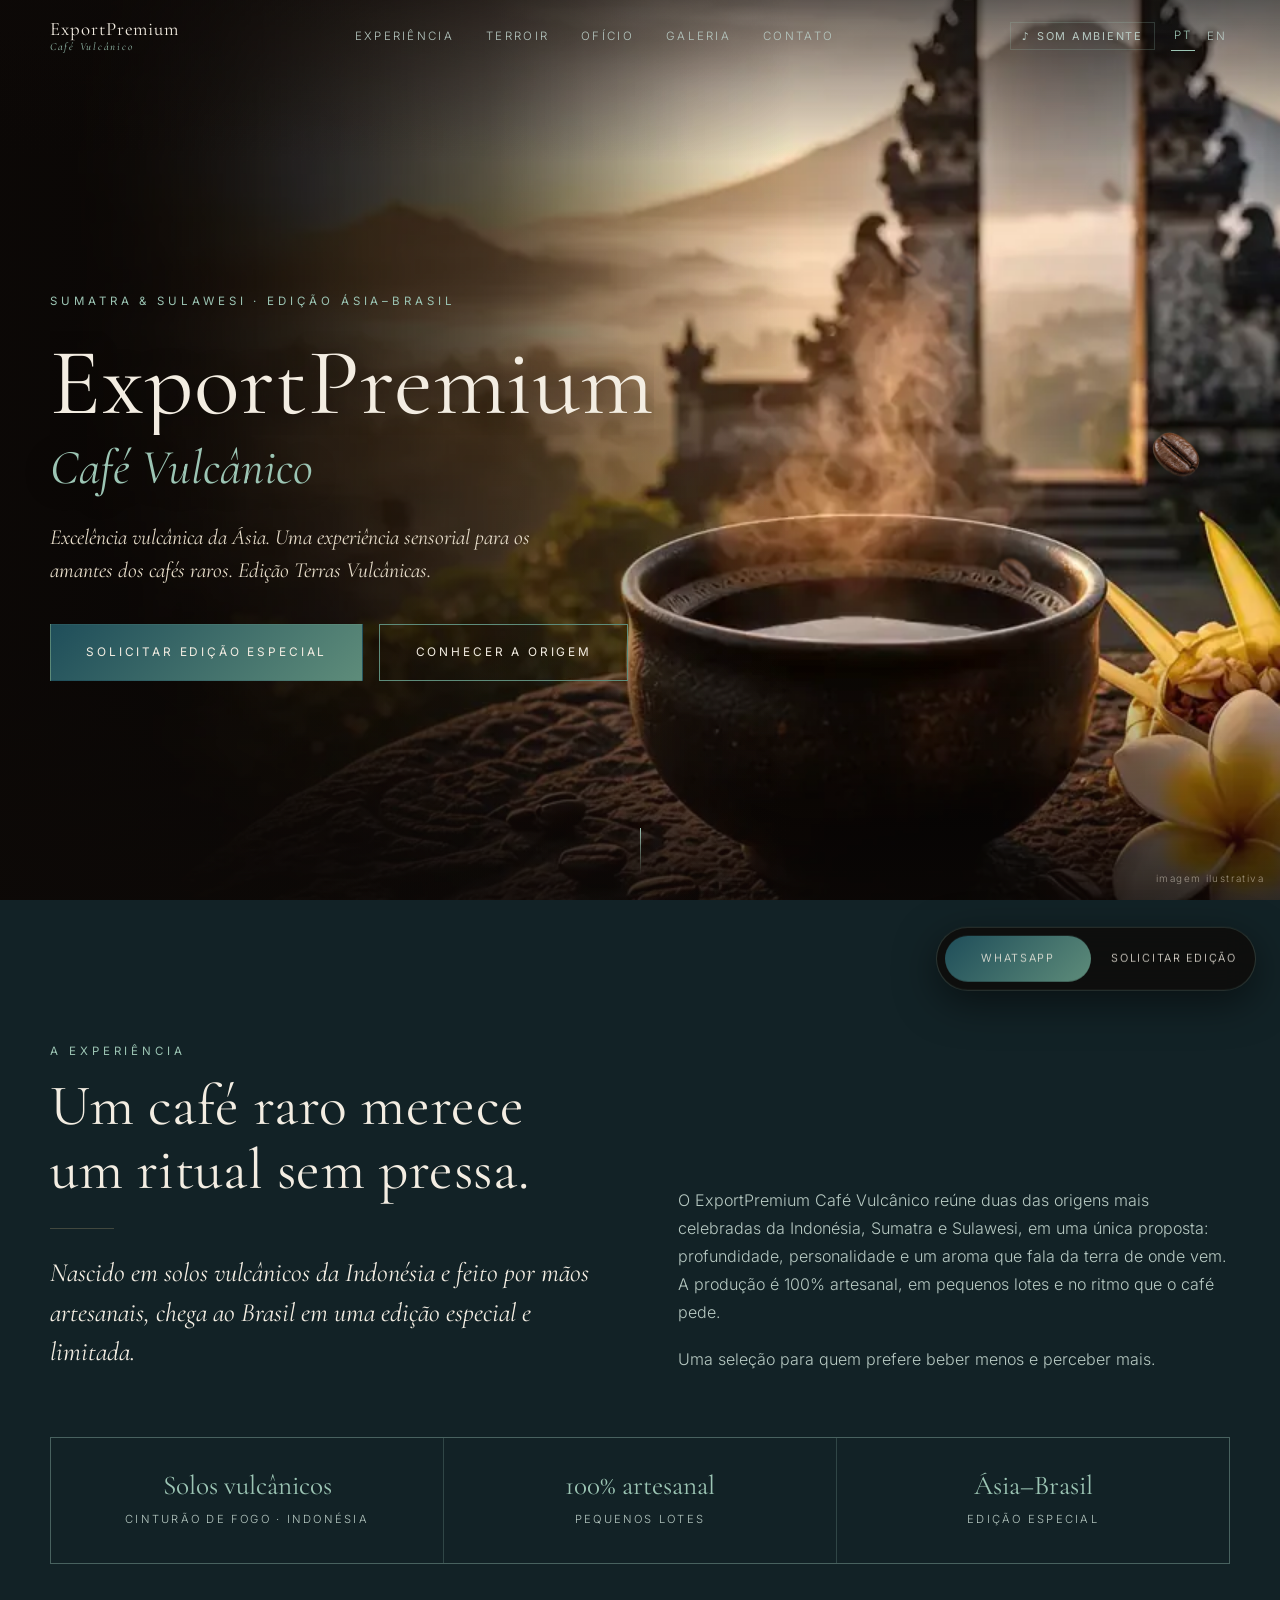
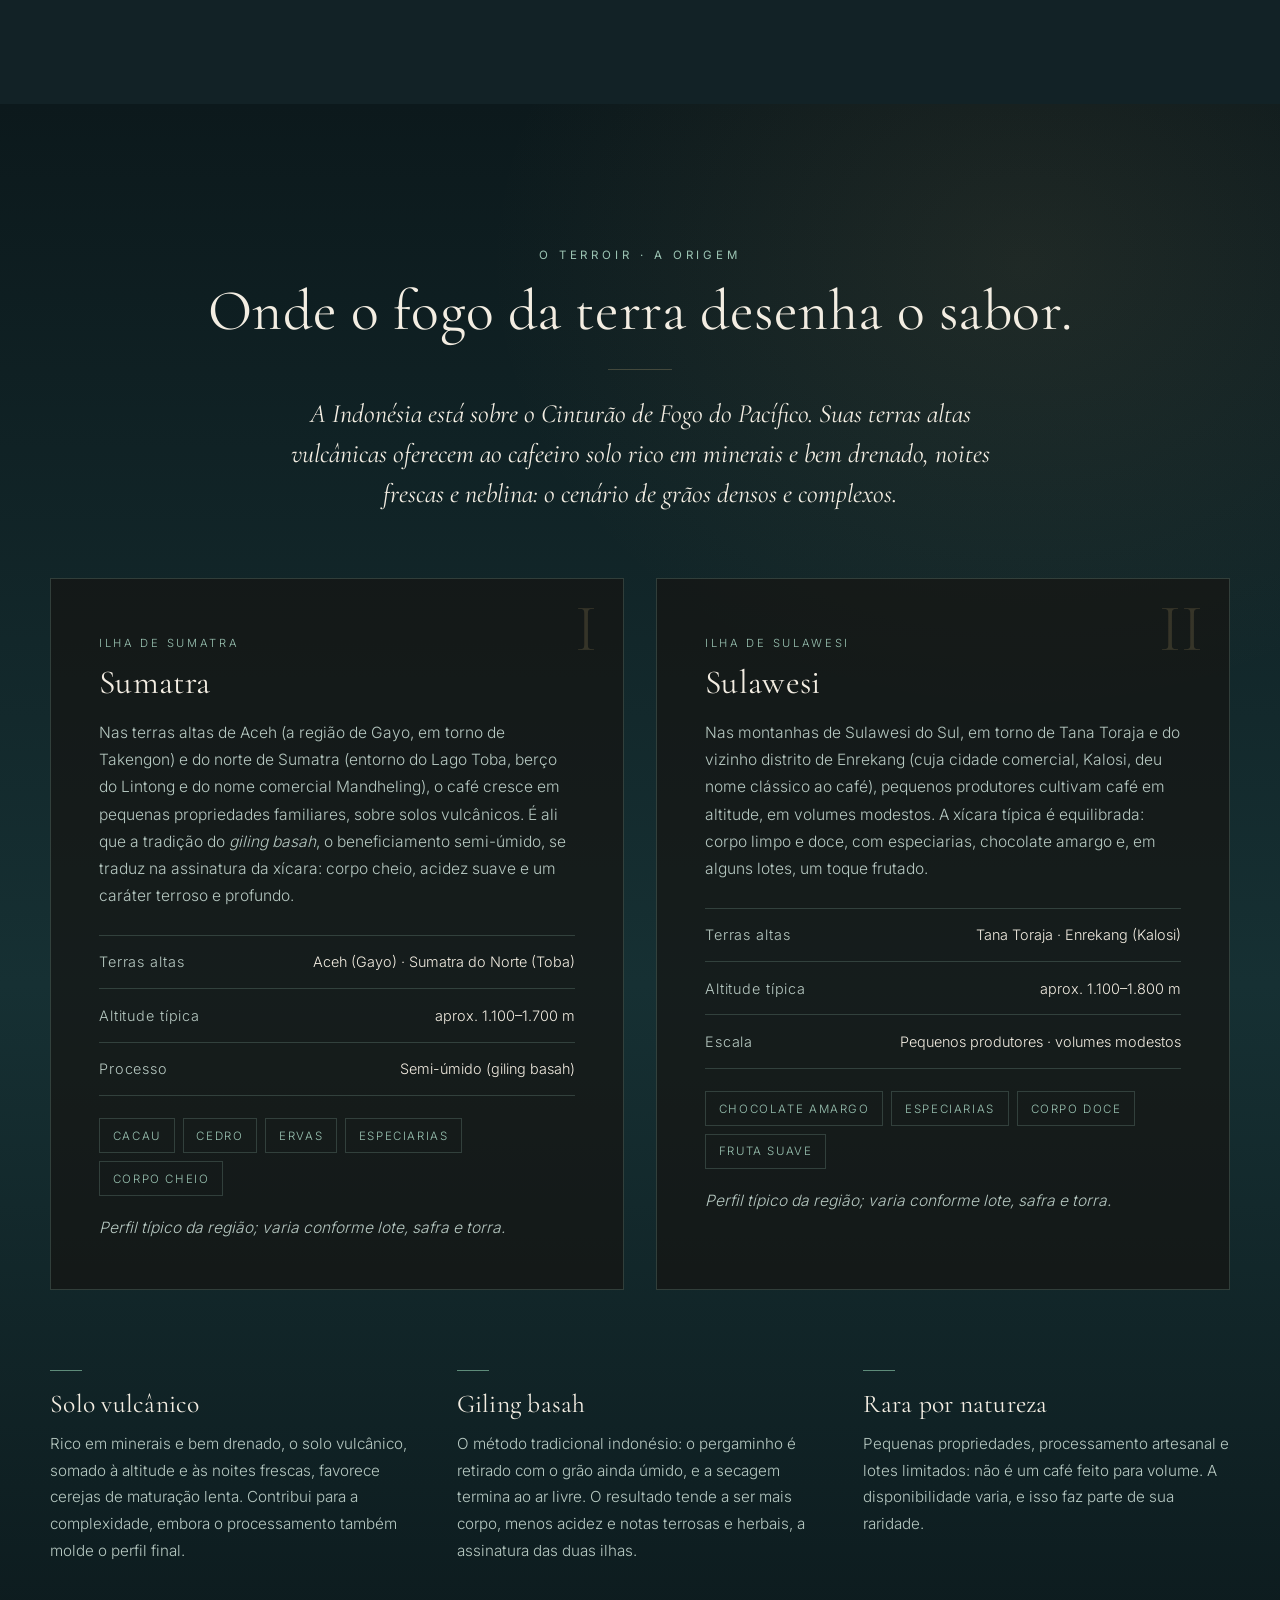
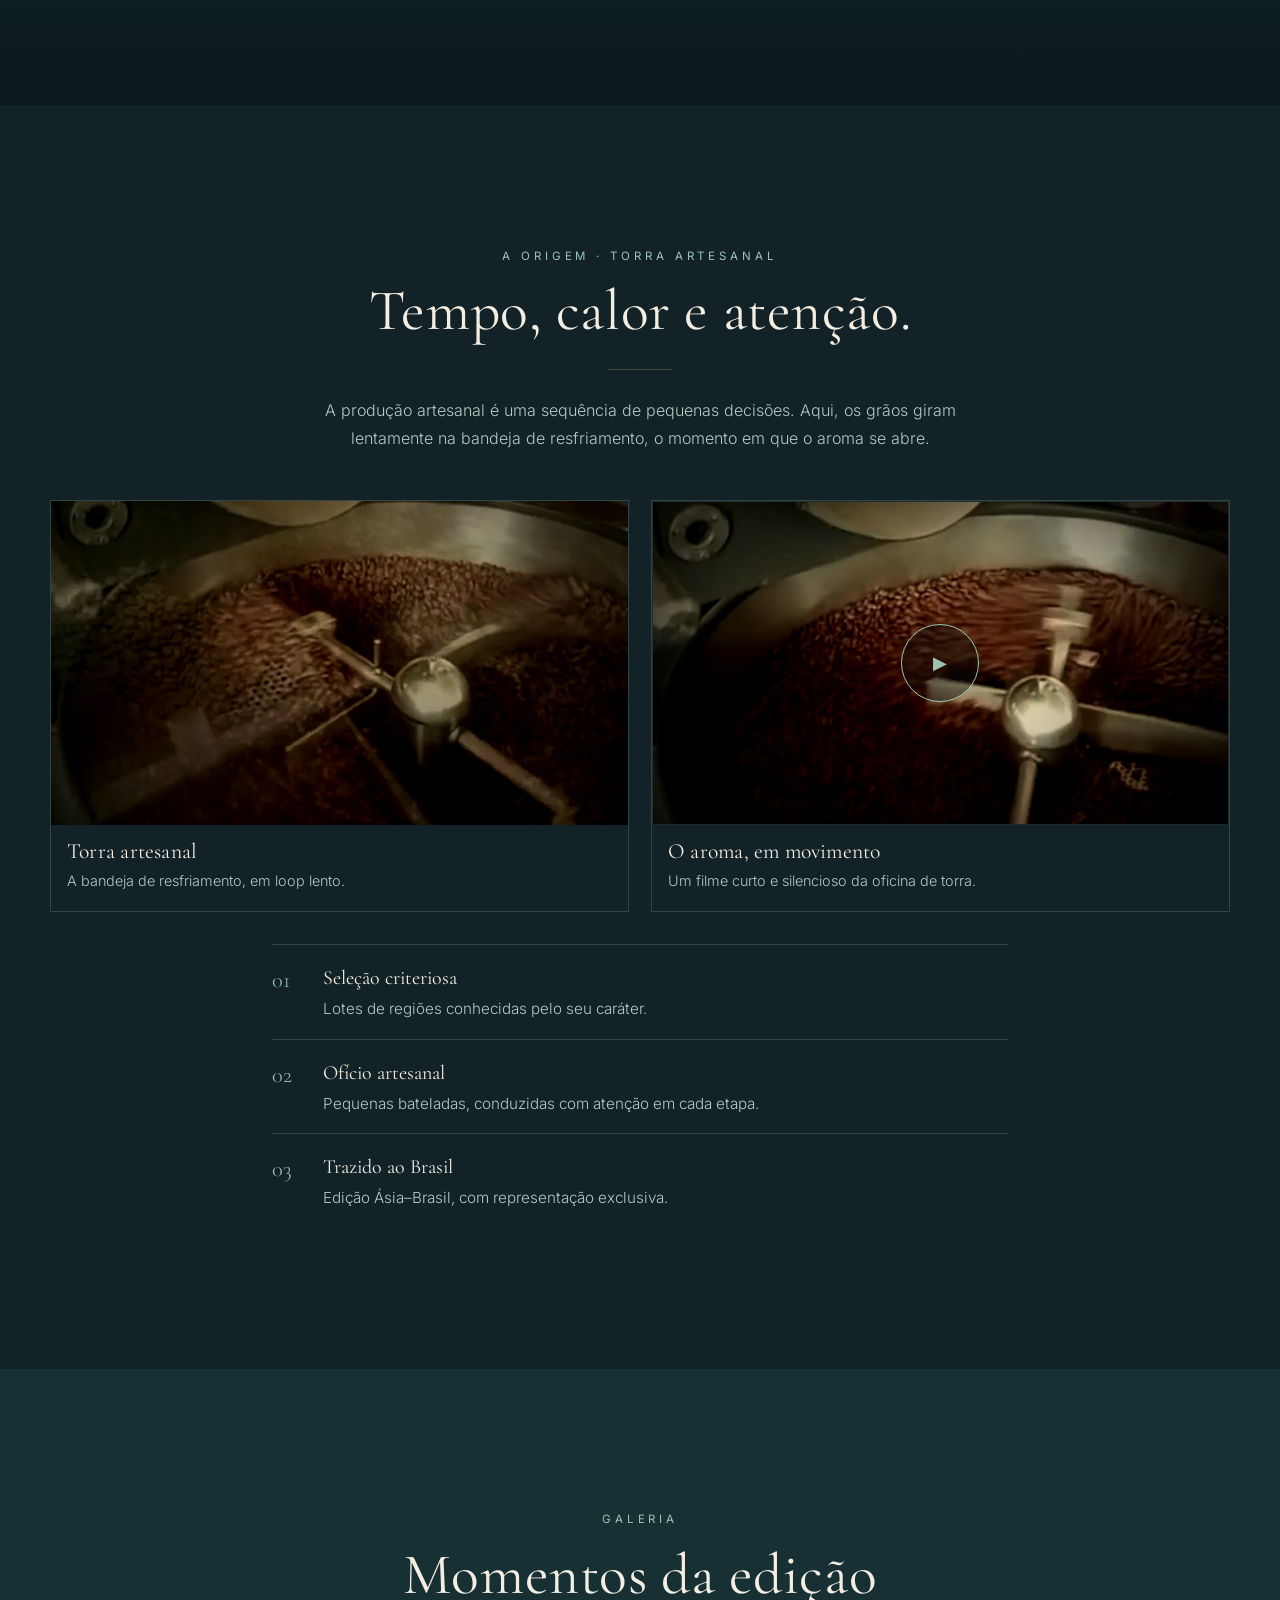
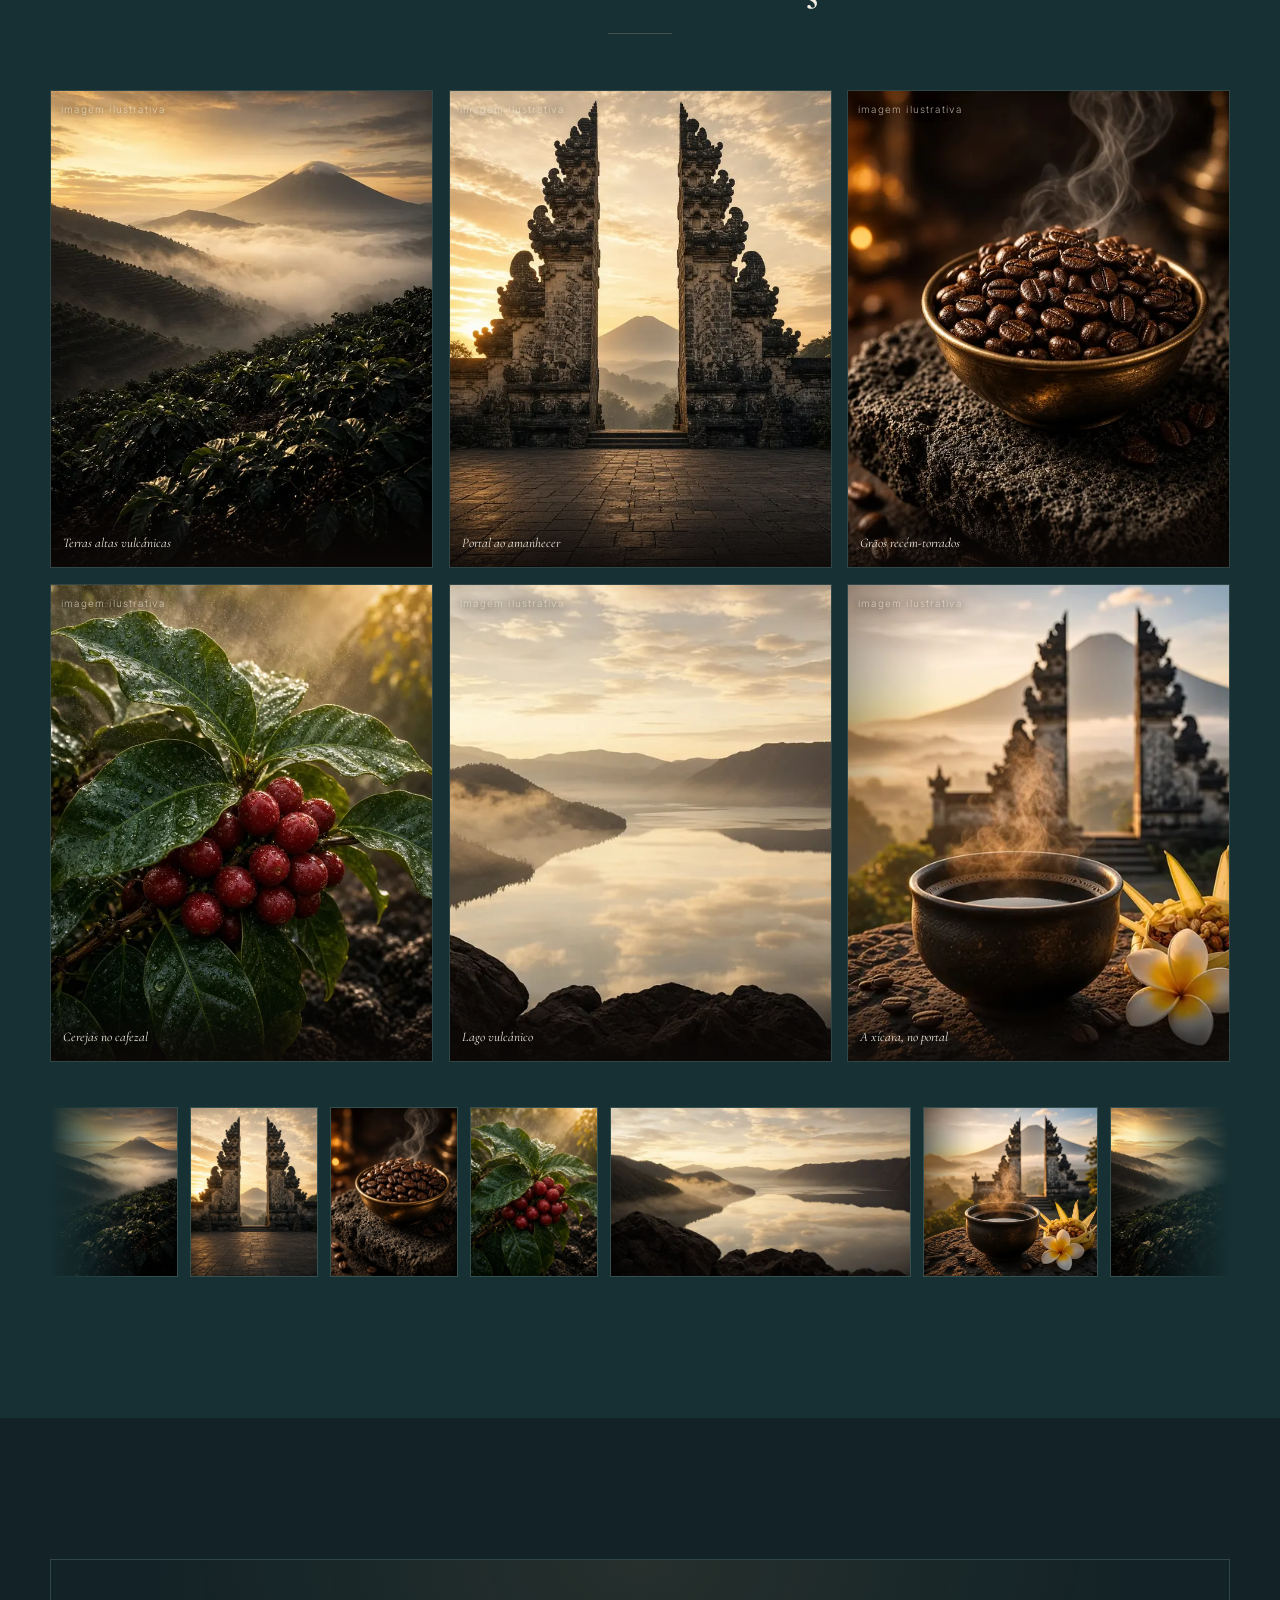
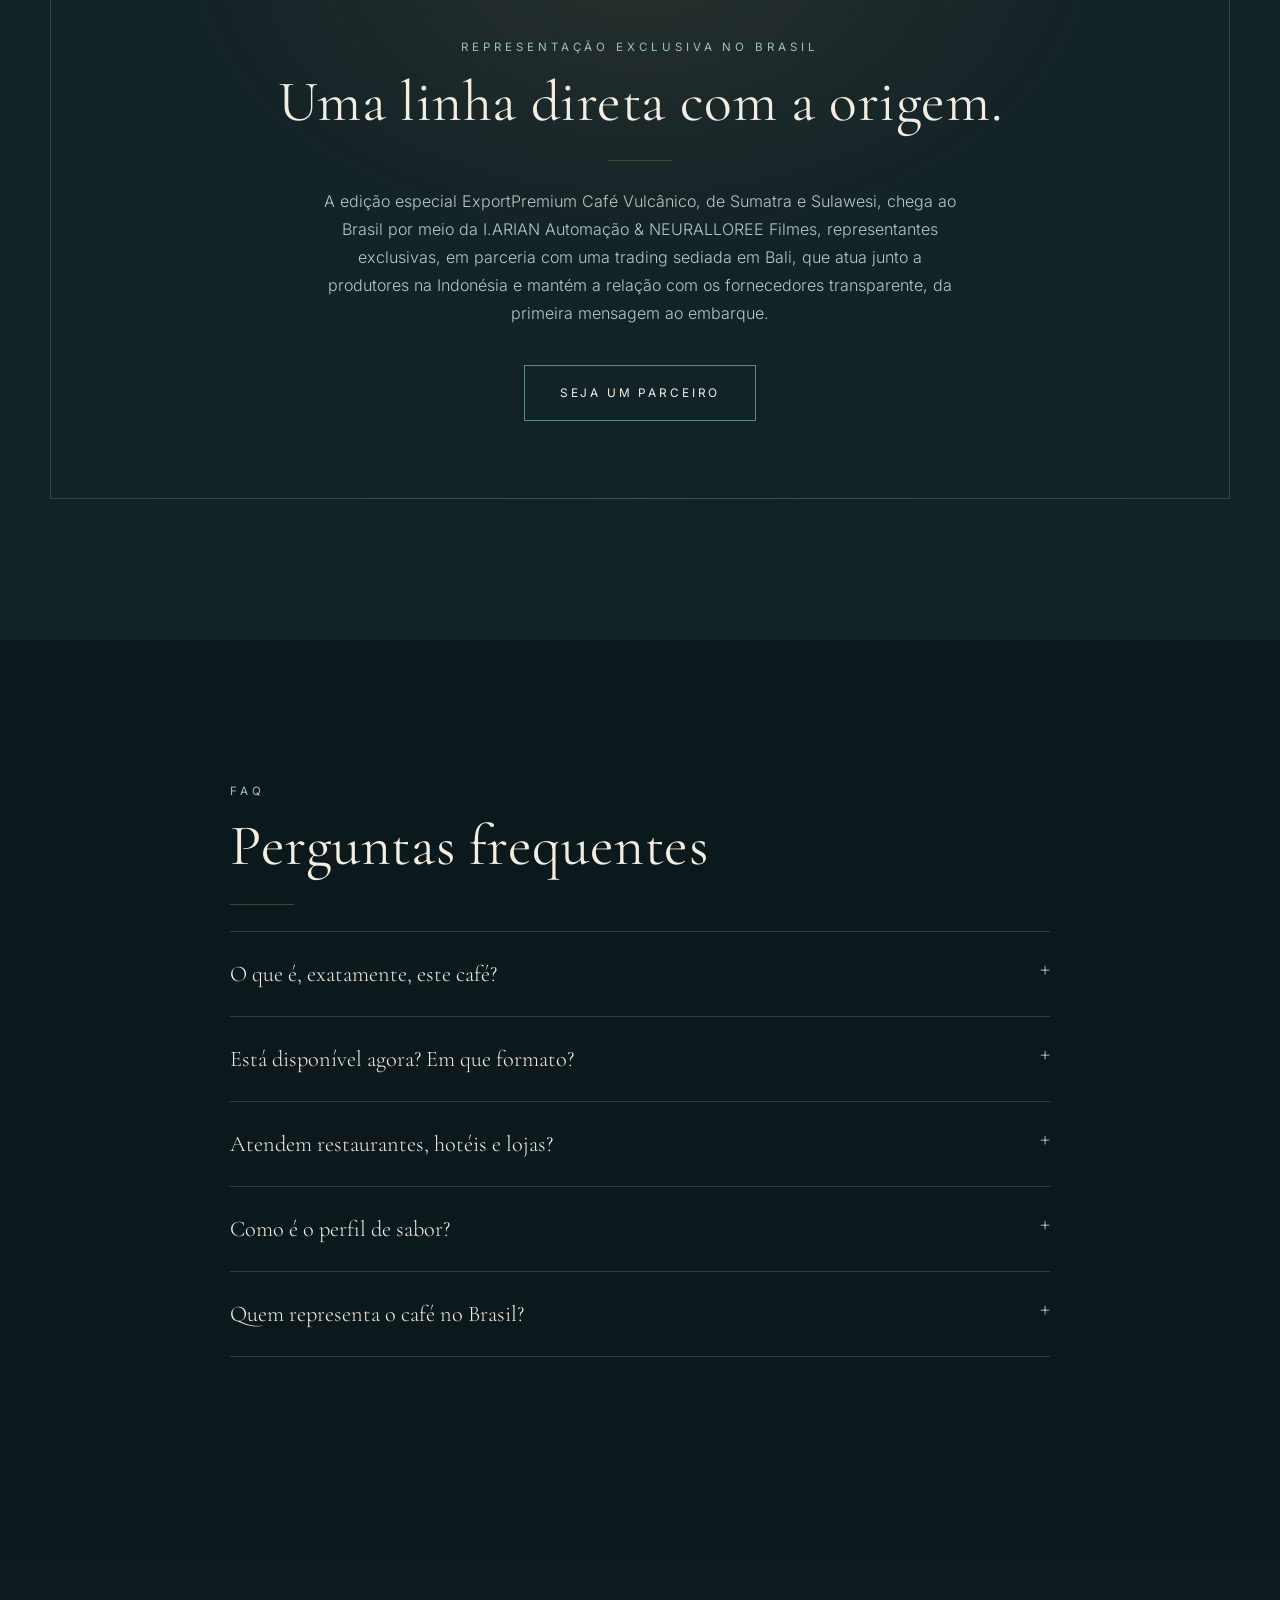
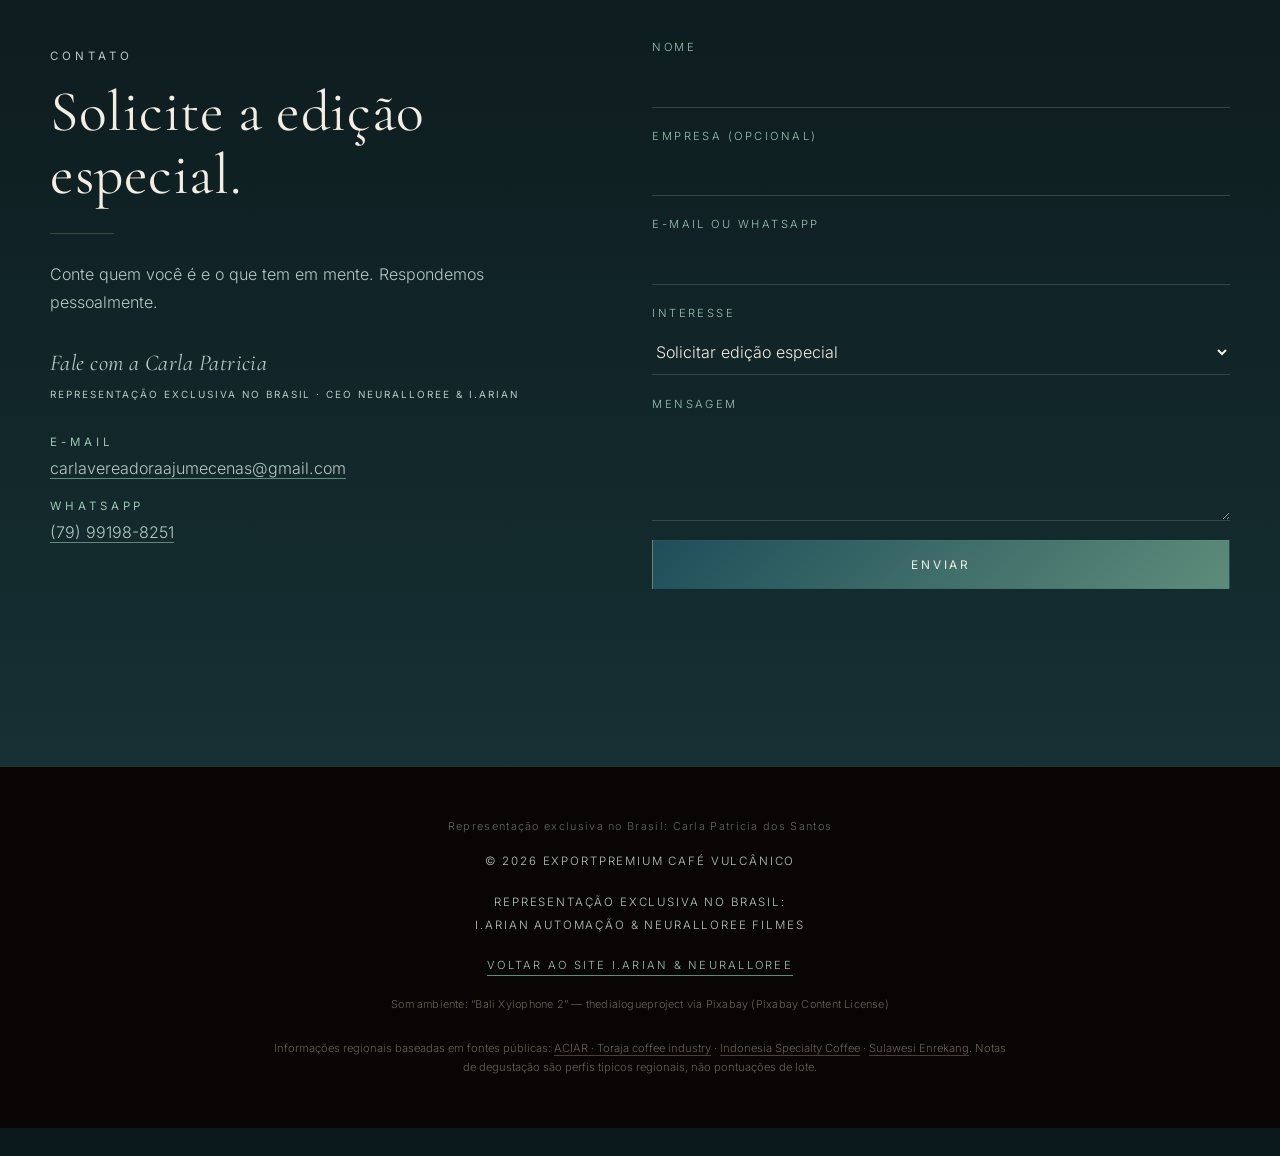
<file: index.html>
<!doctype html>
<html lang="pt-BR">
<head>
<meta charset="utf-8">
<meta name="viewport" content="width=device-width,initial-scale=1">
<title>ExportPremium Café Vulcânico</title>
<meta name="description" content="ExportPremium Café Vulcânico. Excelência vulcânica da Ásia. Uma experiência sensorial para os amantes dos cafés raros. Edição especial Terras Vulcânicas — café especial de Sumatra e Sulawesi, produção 100% artesanal.">
<meta name="theme-color" content="#0c191c">
<meta property="og:title" content="ExportPremium Café Vulcânico">
<meta property="og:site_name" content="ExportPremium Café Vulcânico">
<meta property="og:description" content="Excelência vulcânica da Ásia. Uma experiência sensorial para os amantes dos cafés raros. Edição Ásia–Brasil — Sumatra e Sulawesi.">
<meta property="og:image" content="assets/img/hero-1920.webp">
<meta name="twitter:card" content="summary_large_image">
<meta name="twitter:title" content="ExportPremium Café Vulcânico">
<meta name="twitter:description" content="Excelência vulcânica da Ásia. Uma experiência sensorial para os amantes dos cafés raros.">
<meta name="twitter:image" content="assets/img/hero-1920.webp">
<link rel="preload" href="assets/fonts/CormorantGaramond.woff2" as="font" type="font/woff2" crossorigin>
<link rel="preload" as="image" href="assets/img/hero-poster-16x9.webp">
<link rel="stylesheet" href="assets/fonts/fonts.css">
<link rel="stylesheet" href="assets/css/style.css">
<link rel="icon" href="data:image/svg+xml,%3Csvg xmlns='http://www.w3.org/2000/svg' viewBox='0 0 64 64'%3E%3Crect width='64' height='64' fill='%230d0907'/%3E%3Ctext x='32' y='43' font-size='34' text-anchor='middle' fill='%239CC5B4' font-family='Georgia'%3ES%26S%3C/text%3E%3C/svg%3E">
<script>document.documentElement.classList.add('js')</script>
</head>
<body>

<div class="progress" id="progress" aria-hidden="true"></div>

<header class="nav" id="nav"><div class="wrap">
  <a href="#topo" class="brand"><span class="brand-n">ExportPremium</span><span class="brand-s">Café Vulcânico</span></a>
  <nav class="menu" id="menu">
    <a href="#experiencia" data-en="Experience">Experiência</a>
    <a href="#terroir" data-en="Terroir">Terroir</a>
    <a href="#torra" data-en="Craft">Ofício</a>
    <a href="#galeria" data-en="Gallery">Galeria</a>
    <a href="#contato" data-en="Contact">Contato</a>
  </nav>
  <div class="tools">
    <button type="button" class="snd show" id="snd" aria-pressed="false" aria-label="Som ambiente" data-en-label="Ambient sound"><span class="snd-ico" aria-hidden="true">♪</span><span class="snd-txt" data-en="Ambient sound">Som ambiente</span></button>
    <div class="lang" role="group" aria-label="Idioma"><button data-l="pt" class="on">PT</button><button data-l="en">EN</button></div>
    <button class="burger" id="menuBtn" type="button" aria-expanded="false" aria-controls="overlay" aria-label="Abrir menu"><span></span><span></span><span></span></button>
  </div>
</div></header>

<div class="overlay" id="overlay" aria-hidden="true" inert>
  <a href="#experiencia" data-en="Experience">Experiência</a>
  <a href="#terroir" data-en="Terroir">Terroir</a>
  <a href="#torra" data-en="Craft">Ofício</a>
  <a href="#galeria" data-en="Gallery">Galeria</a>
  <a href="#contato" data-en="Contact">Contato</a>
</div>

<main id="topo">
<section class="hero" aria-label="ExportPremium Café Vulcânico">
  <div class="hero-bg">
    <video id="heroVid" autoplay muted loop playsinline webkit-playsinline disablepictureinpicture preload="auto" poster="assets/img/hero-poster-16x9.webp" aria-label="Café fumegante no portal ao vento"></video>
  </div>
  <div class="hero-shade" aria-hidden="true"></div>
  <div class="beans" aria-hidden="true" id="beans">
    <span class="bean-w far" style="--x:86%;--y:20%;--s:22px;--blur:2.6px;--op:.42;--dur:36s;--d:-2s;--dx:10px;--dy:-18px;--r0:-8deg;--r1:14deg"><img src="assets/img/grao-torrado.webp" width="200" height="189" alt=""></span>
    <span class="bean-w mid" style="--x:78%;--y:62%;--s:34px;--blur:1.1px;--op:.72;--dur:30s;--d:-6s;--dx:-12px;--dy:-14px;--r0:16deg;--r1:38deg"><img src="assets/img/grao-torrado.webp" width="200" height="189" alt=""></span>
    <span class="bean-w near" style="--x:90%;--y:48%;--s:48px;--blur:0.2px;--op:.9;--dur:26s;--d:0s;--dx:8px;--dy:-20px;--r0:-18deg;--r1:10deg"><img src="assets/img/grao-torrado.webp" width="200" height="189" alt=""></span>
    <span class="bean-w mid" style="--x:70%;--y:28%;--s:26px;--blur:1.6px;--op:.55;--dur:32s;--d:-9s;--dx:14px;--dy:-10px;--r0:8deg;--r1:-16deg"><img src="assets/img/grao-torrado.webp" width="200" height="189" alt=""></span>
  </div>
  <div class="wrap">
    <p class="eyebrow rv in" data-en="Sumatra &amp; Sulawesi · Asia–Brazil Edition">Sumatra &amp; Sulawesi · Edição Ásia–Brasil</p>
    <h1 id="h1" class="rv in d1" data-en="ExportPremium">ExportPremium</h1>
    <p class="hero-sub rv in d1" data-en="Café Vulcânico">Café Vulcânico</p>
    <p class="lead rv in d2" data-en="Volcanic excellence from Asia. A sensory experience for lovers of rare coffees. Volcanic Lands Edition.">Excelência vulcânica da Ásia. Uma experiência sensorial para os amantes dos cafés raros. Edição Terras Vulcânicas.</p>
    <div class="btns rv in d3">
      <a href="#contato" class="btn solid magnet" data-en="Request special edition">Solicitar edição especial</a>
      <a href="#terroir" class="btn magnet" data-en="Discover the origin">Conhecer a origem</a>
    </div>
  </div>
  <span class="tag" data-en="illustrative image">imagem ilustrativa</span>
  <span class="scroll"></span>
</section>

<section class="intro" id="experiencia"><div class="wrap">
  <div class="grid">
    <div class="rv">
      <p class="eyebrow" data-en="The experience">A experiência</p>
      <h2 data-en="Rare coffee deserves a slow ritual.">Um café raro merece um ritual sem pressa.</h2>
      <div class="rule"></div>
      <p class="lead" data-en="Born on volcanic soils of Indonesia and made by artisanal hands, brought to Brazil in a limited special edition.">Nascido em solos vulcânicos da Indonésia e feito por mãos artesanais, chega ao Brasil em uma edição especial e limitada.</p>
    </div>
    <div class="rv d1">
      <p class="body" data-en="ExportPremium Café Vulcânico brings together two of Indonesia’s most celebrated origins, Sumatra and Sulawesi, in a single proposal: depth, character and an aroma that speaks of the land it comes from. Production is 100% artisanal, in small lots and at the pace the coffee asks for.">O ExportPremium Café Vulcânico reúne duas das origens mais celebradas da Indonésia, Sumatra e Sulawesi, em uma única proposta: profundidade, personalidade e um aroma que fala da terra de onde vem. A produção é 100% artesanal, em pequenos lotes e no ritmo que o café pede.</p>
      <p class="body" style="margin-top:1.2rem" data-en="A selection for those who prefer to sip less and perceive more.">Uma seleção para quem prefere beber menos e perceber mais.</p>
    </div>
  </div>
  <div class="stats rv">
    <div class="stat"><b data-en="Volcanic soils">Solos vulcânicos</b><span data-en="Ring of Fire · Indonesia">Cinturão de Fogo · Indonésia</span></div>
    <div class="stat"><b data-en="100% artisanal">100% artesanal</b><span data-en="Small lots">Pequenos lotes</span></div>
    <div class="stat"><b data-en="Asia–Brazil">Ásia–Brasil</b><span data-en="Special edition">Edição especial</span></div>
  </div>
</div></section>

<section class="terroir" id="terroir"><div class="wrap">
  <div class="center rv">
    <p class="eyebrow" data-en="O Terroir · The Origin">O Terroir · A Origem</p>
    <h2 data-en="Where fire shapes the flavor.">Onde o fogo da terra desenha o sabor.</h2>
    <div class="rule"></div>
    <p class="lead" style="margin-inline:auto" data-en="Indonesia sits on the Pacific Ring of Fire. Its volcanic highlands give the coffee tree mineral-rich, well-drained soil, cool nights and mist: the setting for dense, complex beans.">A Indonésia está sobre o Cinturão de Fogo do Pacífico. Suas terras altas vulcânicas oferecem ao cafeeiro solo rico em minerais e bem drenado, noites frescas e neblina: o cenário de grãos densos e complexos.</p>
  </div>
  <div class="regions">
    <article class="region rv gb">
      <span class="num">I</span>
      <span class="sub" data-en="Island of Sumatra">Ilha de Sumatra</span>
      <h3>Sumatra</h3>
      <p data-en="In the highlands of Aceh (the Gayo region, around Takengon) and of North Sumatra (around Lake Toba, home of Lintong and the trade name Mandheling), coffee grows on small family farms, on volcanic soils. It is here that the tradition of giling basah, the wet-hulled process, was born into the cup’s signature: full body, soft acidity and a deep, earthy character.">Nas terras altas de Aceh (a região de Gayo, em torno de Takengon) e do norte de Sumatra (entorno do Lago Toba, berço do Lintong e do nome comercial Mandheling), o café cresce em pequenas propriedades familiares, sobre solos vulcânicos. É ali que a tradição do <i>giling basah</i>, o beneficiamento semi-úmido, se traduz na assinatura da xícara: corpo cheio, acidez suave e um caráter terroso e profundo.</p>
      <ul class="facts">
        <li><span data-en="Highlands">Terras altas</span><span data-en="Aceh (Gayo) · North Sumatra (Toba)">Aceh (Gayo) · Sumatra do Norte (Toba)</span></li>
        <li><span data-en="Typical altitude">Altitude típica</span><span data-en="approx. 1,100–1,700 m">aprox. 1.100–1.700 m</span></li>
        <li><span data-en="Process">Processo</span><span data-en="Wet-hulled (giling basah)">Semi-úmido (giling basah)</span></li>
      </ul>
      <div class="notes"><i data-en="Cocoa">Cacau</i><i data-en="Cedar">Cedro</i><i data-en="Herbs">Ervas</i><i data-en="Warm spice">Especiarias</i><i data-en="Full body">Corpo cheio</i></div>
      <p class="disc" data-en="Typical regional profile; it varies by lot, harvest and roast.">Perfil típico da região; varia conforme lote, safra e torra.</p>
    </article>
    <article class="region rv d1 gb">
      <span class="num">II</span>
      <span class="sub" data-en="Island of Sulawesi">Ilha de Sulawesi</span>
      <h3>Sulawesi</h3>
      <p data-en="In the mountains of South Sulawesi, around Tana Toraja and the neighbouring district of Enrekang (whose trading town, Kalosi, gave the coffee its classic name), smallholders cultivate coffee at altitude in modest volumes. The typical cup is balanced: clean, sweet body, with spice, dark chocolate and, in some lots, a touch of fruit.">Nas montanhas de Sulawesi do Sul, em torno de Tana Toraja e do vizinho distrito de Enrekang (cuja cidade comercial, Kalosi, deu nome clássico ao café), pequenos produtores cultivam café em altitude, em volumes modestos. A xícara típica é equilibrada: corpo limpo e doce, com especiarias, chocolate amargo e, em alguns lotes, um toque frutado.</p>
      <ul class="facts">
        <li><span data-en="Highlands">Terras altas</span><span data-en="Tana Toraja · Enrekang (Kalosi)">Tana Toraja · Enrekang (Kalosi)</span></li>
        <li><span data-en="Typical altitude">Altitude típica</span><span data-en="approx. 1,100–1,800 m">aprox. 1.100–1.800 m</span></li>
        <li><span data-en="Scale">Escala</span><span data-en="Smallholders · modest volumes">Pequenos produtores · volumes modestos</span></li>
      </ul>
      <div class="notes"><i data-en="Dark chocolate">Chocolate amargo</i><i data-en="Spice">Especiarias</i><i data-en="Sweet body">Corpo doce</i><i data-en="Soft fruit">Fruta suave</i></div>
      <p class="disc" data-en="Typical regional profile; it varies by lot, harvest and roast.">Perfil típico da região; varia conforme lote, safra e torra.</p>
    </article>
  </div>
  <div class="pillars">
    <div class="pillar rv"><h3 data-en="Volcanic soil">Solo vulcânico</h3><p data-en="Mineral-rich and well-drained, volcanic soil, combined with altitude and cool nights, favours slow-ripening cherries. It contributes to complexity, though processing also shapes the final profile.">Rico em minerais e bem drenado, o solo vulcânico, somado à altitude e às noites frescas, favorece cerejas de maturação lenta. Contribui para a complexidade, embora o processamento também molde o perfil final.</p></div>
    <div class="pillar rv d1"><h3>Giling basah</h3><p data-en="The traditional Indonesian method: the parchment is removed while the bean is still moist, and drying finishes in the open air. The result tends to be fuller body, lower acidity and earthy, herbal notes, the signature of both islands.">O método tradicional indonésio: o pergaminho é retirado com o grão ainda úmido, e a secagem termina ao ar livre. O resultado tende a ser mais corpo, menos acidez e notas terrosas e herbais, a assinatura das duas ilhas.</p></div>
    <div class="pillar rv d2"><h3 data-en="Rare by nature">Rara por natureza</h3><p data-en="Smallholder farms, artisanal processing and limited lots: this is not coffee made for volume. Availability varies, and that is part of its rarity.">Pequenas propriedades, processamento artesanal e lotes limitados: não é um café feito para volume. A disponibilidade varia, e isso faz parte de sua raridade.</p></div>
  </div>
</div></section>

<section class="torra" id="torra"><div class="wrap">
  <div class="center rv">
    <p class="eyebrow" data-en="The origin · Artisanal roasting">A origem · Torra artesanal</p>
    <h2 data-en="Time, heat and attention.">Tempo, calor e atenção.</h2>
    <div class="rule"></div>
    <p class="body" style="margin-inline:auto" data-en="Artisanal production is a sequence of small decisions. Here, the beans turn slowly in the cooling tray, the moment the aroma opens.">A produção artesanal é uma sequência de pequenas decisões. Aqui, os grãos giram lentamente na bandeja de resfriamento, o momento em que o aroma se abre.</p>
  </div>
  <div class="snapwrap" style="margin-top:3rem">
    <div class="arrows" data-arrows><button type="button" aria-label="Anterior" data-prev>‹</button><button type="button" aria-label="Próximo" data-next>›</button></div>
    <ul class="snap" data-snap aria-label="Filmes da origem">
      <li class="pcard gb">
        <div class="pm"><video id="vLoop" class="lazyvid" muted loop playsinline preload="none" disablepictureinpicture aria-label="Grãos de café na bandeja de resfriamento da torra artesanal"></video></div>
        <h3 data-en="Artisanal roast">Torra artesanal</h3>
        <p data-en="The cooling tray, in a slow loop.">A bandeja de resfriamento, em loop lento.</p>
      </li>
      <li class="pcard gb" id="filmCard">
        <div class="pm frame" id="filmFrame"><video id="vFilm" class="lazyvid" muted playsinline preload="none" aria-label="Filme curto: grãos de café em torra artesanal"></video><button class="pbtn" id="pbtn" aria-label="Reproduzir">▶</button></div>
        <h3 data-en="The aroma, in motion">O aroma, em movimento</h3>
        <p data-en="A short silent film from the roasting workshop.">Um filme curto e silencioso da oficina de torra.</p>
      </li>
    </ul>
    <div class="dots" data-dots role="group" aria-label="Navegação do carrossel"></div>
  </div>
  <ol class="steps rv" style="max-width:46rem;margin-inline:auto">
    <li><b data-en="Careful selection">Seleção criteriosa</b><span data-en="Lots from regions known for their character.">Lotes de regiões conhecidas pelo seu caráter.</span></li>
    <li><b data-en="Artisanal craft">Ofício artesanal</b><span data-en="Small batches, handled with attention at every stage.">Pequenas bateladas, conduzidas com atenção em cada etapa.</span></li>
    <li><b data-en="Brought to Brazil">Trazido ao Brasil</b><span data-en="Asia–Brazil edition, with exclusive representation.">Edição Ásia–Brasil, com representação exclusiva.</span></li>
  </ol>
</div></section>

<section class="gallery" id="galeria"><div class="wrap">
  <div class="center rv">
    <p class="eyebrow" data-en="Gallery">Galeria</p>
    <h2 data-en="Moments of the edition">Momentos da edição</h2>
    <div class="rule"></div>
  </div>
  <div class="gal" data-snap-gal>
    <figure class="gb rv"><img src="assets/img/gallery-1-sm.webp" srcset="assets/img/gallery-1-sm.webp 640w, assets/img/gallery-1.webp 1200w" sizes="(max-width:760px) 74vw, 32vw" width="900" height="1200" alt="Cafezal em terras altas vulcânicas, com neblina e um vulcão ao amanhecer" loading="lazy" decoding="async"><figcaption data-en="Volcanic highlands">Terras altas vulcânicas</figcaption><span class="ilus" data-en="illustrative image">imagem ilustrativa</span></figure>
    <figure class="gb rv"><img src="assets/img/gallery-2-sm.webp" srcset="assets/img/gallery-2-sm.webp 640w, assets/img/gallery-2.webp 1200w" sizes="(max-width:760px) 74vw, 32vw" width="900" height="1200" alt="Portal de pedra vulcânica ao nascer do sol, com um vulcão ao fundo" loading="lazy" decoding="async"><figcaption data-en="A gate at dawn">Portal ao amanhecer</figcaption><span class="ilus" data-en="illustrative image">imagem ilustrativa</span></figure>
    <figure class="gb rv"><img src="assets/img/gallery-3-sm.webp" srcset="assets/img/gallery-3-sm.webp 640w, assets/img/gallery-3.webp 1200w" sizes="(max-width:760px) 74vw, 32vw" width="900" height="1200" alt="Tigela de latão com grãos de café recém-torrados sobre pedra vulcânica" loading="lazy" decoding="async"><figcaption data-en="Freshly roasted beans">Grãos recém-torrados</figcaption><span class="ilus" data-en="illustrative image">imagem ilustrativa</span></figure>
    <figure class="gb rv"><img src="assets/img/gallery-4-sm.webp" srcset="assets/img/gallery-4-sm.webp 640w, assets/img/gallery-4.webp 1200w" sizes="(max-width:760px) 74vw, 32vw" width="900" height="1200" alt="Cerejas vermelhas de café no galho, com orvalho e luz dourada" loading="lazy" decoding="async"><figcaption data-en="Cherries on the bush">Cerejas no cafezal</figcaption><span class="ilus" data-en="illustrative image">imagem ilustrativa</span></figure>
    <figure class="gb rv"><img src="assets/img/gallery-5-sm.webp" srcset="assets/img/gallery-5-sm.webp 640w, assets/img/gallery-5.webp 1200w" sizes="(max-width:760px) 74vw, 66vw" width="1200" height="675" alt="Lago de cratera vulcânica ao primeiro sol, com neblina sobre a água" loading="lazy" decoding="async"><figcaption data-en="A volcanic lake">Lago vulcânico</figcaption><span class="ilus" data-en="illustrative image">imagem ilustrativa</span></figure>
    <figure class="gb rv"><img src="assets/img/gallery-6-sm.webp" srcset="assets/img/gallery-6-sm.webp 640w, assets/img/gallery-6.webp 1200w" sizes="(max-width:760px) 74vw, 32vw" width="900" height="870" alt="Xícara de café fumegante diante do portal e da montanha ao amanhecer" loading="lazy" decoding="async"><figcaption data-en="The cup, at the gate">A xícara, no portal</figcaption><span class="ilus" data-en="illustrative image">imagem ilustrativa</span></figure>
  </div>
  <div class="marquee" data-marquee aria-hidden="true">
    <div class="mtrack">
      <div class="mset" id="mset"></div>
    </div>
  </div>
</div></section>

<section class="partner" id="parceria"><div class="wrap"><div class="box rv">
  <p class="eyebrow" data-en="Exclusive representation in Brazil">Representação exclusiva no Brasil</p>
  <h2 data-en="Direct line to the origin.">Uma linha direta com a origem.</h2>
  <div class="rule" style="margin-inline:auto"></div>
  <p class="body" data-en="The ExportPremium Café Vulcânico special edition, from Sumatra and Sulawesi, reaches Brazil through I.ARIAN Automação &amp; NEURALLOREE Filmes, exclusive representatives, in partnership with a trading company based in Bali, which works close to producers in Indonesia and keeps the supplier relationship transparent from the first message to shipment.">A edição especial ExportPremium Café Vulcânico, de Sumatra e Sulawesi, chega ao Brasil por meio da I.ARIAN Automação &amp; NEURALLOREE Filmes, representantes exclusivas, em parceria com uma trading sediada em Bali, que atua junto a produtores na Indonésia e mantém a relação com os fornecedores transparente, da primeira mensagem ao embarque.</p>
  <div class="btns" style="justify-content:center"><a href="#contato" class="btn magnet" data-en="Become a partner">Seja um parceiro</a></div>
</div></div></section>

<section id="faq"><div class="wrap faq">
  <div class="rv"><p class="eyebrow">FAQ</p><h2 data-en="Common questions">Perguntas frequentes</h2><div class="rule"></div></div>
  <div class="rv">
    <details><summary data-en="What exactly is this coffee?">O que é, exatamente, este café?</summary><p data-en="ExportPremium Café Vulcânico is a specialty coffee from Sumatra and Sulawesi, Indonesia, in a special, limited Asia–Brazil edition with artisanal production.">O ExportPremium Café Vulcânico é um café especial de Sumatra e Sulawesi, na Indonésia, em edição especial e limitada Ásia–Brasil, com produção artesanal.</p></details>
    <details><summary data-en="Is it available now? In what format?">Está disponível agora? Em que formato?</summary><p data-en="Availability and format (roasted bean or ground) are confirmed on request. Send us your interest and we will reply with what is possible.">A disponibilidade e o formato (grão torrado ou moído) são confirmados sob consulta. Envie seu interesse e responderemos com o que é possível.</p></details>
    <details><summary data-en="Do you work with restaurants, hotels and shops?">Atendem restaurantes, hotéis e lojas?</summary><p data-en="Yes, partnerships are welcome. Use “Become a partner” and tell us about your business.">Sim, parcerias são bem-vindas. Use “Seja um parceiro” e conte sobre o seu negócio.</p></details>
    <details><summary data-en="What does the flavor profile look like?">Como é o perfil de sabor?</summary><p data-en="Typical profiles of these regions combine full body, soft acidity, cocoa, spice and earthy notes. Each lot and roast has its own nuances.">Os perfis típicos dessas regiões combinam corpo cheio, acidez suave, cacau, especiarias e notas terrosas. Cada lote e cada torra têm suas nuances.</p></details>
    <details><summary data-en="Who represents the coffee in Brazil?">Quem representa o café no Brasil?</summary><p data-en="I.ARIAN Automação &amp; NEURALLOREE Filmes, exclusive representatives in Brazil.">A I.ARIAN Automação &amp; NEURALLOREE Filmes, representantes exclusivas no Brasil.</p></details>
  </div>
</div></section>

<section class="contact" id="contato"><div class="wrap grid">
  <div class="rv cinfo">
    <p class="eyebrow" data-en="Contact">Contato</p>
    <h2 data-en="Request the special edition.">Solicite a edição especial.</h2>
    <div class="rule"></div>
    <p class="body" data-en="Tell us who you are and what you have in mind. We reply personally.">Conte quem você é e o que tem em mente. Respondemos pessoalmente.</p>
    <div class="rep">
      <p class="rep-name" data-en="Speak with Carla Patricia">Fale com a Carla Patricia</p>
      <p class="rep-role" data-en="Exclusive representation in Brazil · CEO NEURALLOREE &amp; I.ARIAN">Representação exclusiva no Brasil · CEO NEURALLOREE &amp; I.ARIAN</p>
    </div>
    <p class="email-row" id="emailRow"><span class="eyebrow">E-mail</span><br><span id="cEmail"></span></p>
    <p id="waRow"><span class="eyebrow">WhatsApp</span><br><span id="cWa"></span></p>
  </div>
  <form class="rv d1" id="form" novalidate>
    <label><span data-en="Name">Nome</span><input name="nome" required autocomplete="name"></label>
    <label><span data-en="Company (optional)">Empresa (opcional)</span><input name="empresa" autocomplete="organization"></label>
    <label><span data-en="Email or WhatsApp">E-mail ou WhatsApp</span><input name="contato" required></label>
    <label><span data-en="Interest">Interesse</span>
      <select name="interesse"><option data-en="Request special edition">Solicitar edição especial</option><option data-en="Become a partner">Seja um parceiro</option><option data-en="Restaurant / hotel / shop">Restaurante / hotel / loja</option><option data-en="Other">Outro</option></select></label>
    <label><span data-en="Message">Mensagem</span><textarea name="msg"></textarea></label>
    <button type="submit" class="btn solid magnet" data-en="Send">Enviar</button>
    <p class="msg" id="msg" role="status"></p>
  </form>
</div></section>
</main>

<footer><div class="wrap">
  <p class="rep-foot" data-en="Exclusive representation in Brazil: Carla Patricia dos Santos">Representação exclusiva no Brasil: Carla Patricia dos Santos</p>
  <p class="copy">© 2026 ExportPremium Café Vulcânico</p>
  <p class="credit"><span data-en="Exclusive representation in Brazil:">Representação exclusiva no Brasil:</span><br>I.ARIAN Automação &amp; NEURALLOREE Filmes</p>
  <a class="back" id="back" href="https://i-arian-automacao-neuralloree-filmes.github.io/" data-en="Back to the I.ARIAN &amp; NEURALLOREE site">Voltar ao site I.ARIAN &amp; NEURALLOREE</a>
  <p class="snd-credit" data-en="Ambient sound: &quot;Bali Xylophone 2&quot; — thedialogueproject via Pixabay (Pixabay Content License)">Som ambiente: “Bali Xylophone 2” — thedialogueproject via Pixabay (Pixabay Content License)</p>
  <p class="refs"><span data-en="Regional information based on public sources:">Informações regionais baseadas em fontes públicas:</span>
    <a href="https://www.aciar.gov.au/sites/default/files/2022-05/Final-Report-for-SMAR-2007-200-combined.pdf" target="_blank" rel="noopener">ACIAR · Toraja coffee industry</a> ·
    <a href="https://specialtycoffee.id/articles/why-single-origin-indonesian-coffee-matters-a-taste-of-terroir/" target="_blank" rel="noopener">Indonesia Specialty Coffee</a> ·
    <a href="https://specialtycoffee.id/articles/sulawesi-enrekang-coffee/" target="_blank" rel="noopener">Sulawesi Enrekang</a>.
    <span data-en="Tasting notes are typical regional profiles, not lot-specific scores.">Notas de degustação são perfis típicos regionais, não pontuações de lote.</span></p>
</div></footer>

<div class="dock" id="dock" aria-label="Ações rápidas">
  <a class="wa" id="dockWa" href="#contato" target="_blank" rel="noopener">WhatsApp</a>
  <a href="#contato" data-en="Request edition">Solicitar edição</a>
</div>

<audio id="amb" loop preload="none">
  <source src="assets/audio/templo_ambiente.ogg" type="audio/ogg">
  <source src="assets/audio/templo_ambiente.mp3" type="audio/mpeg">
</audio>
<script src="assets/js/config.js"></script>
<script src="assets/js/main.js"></script>
</body>
</html>
</file>
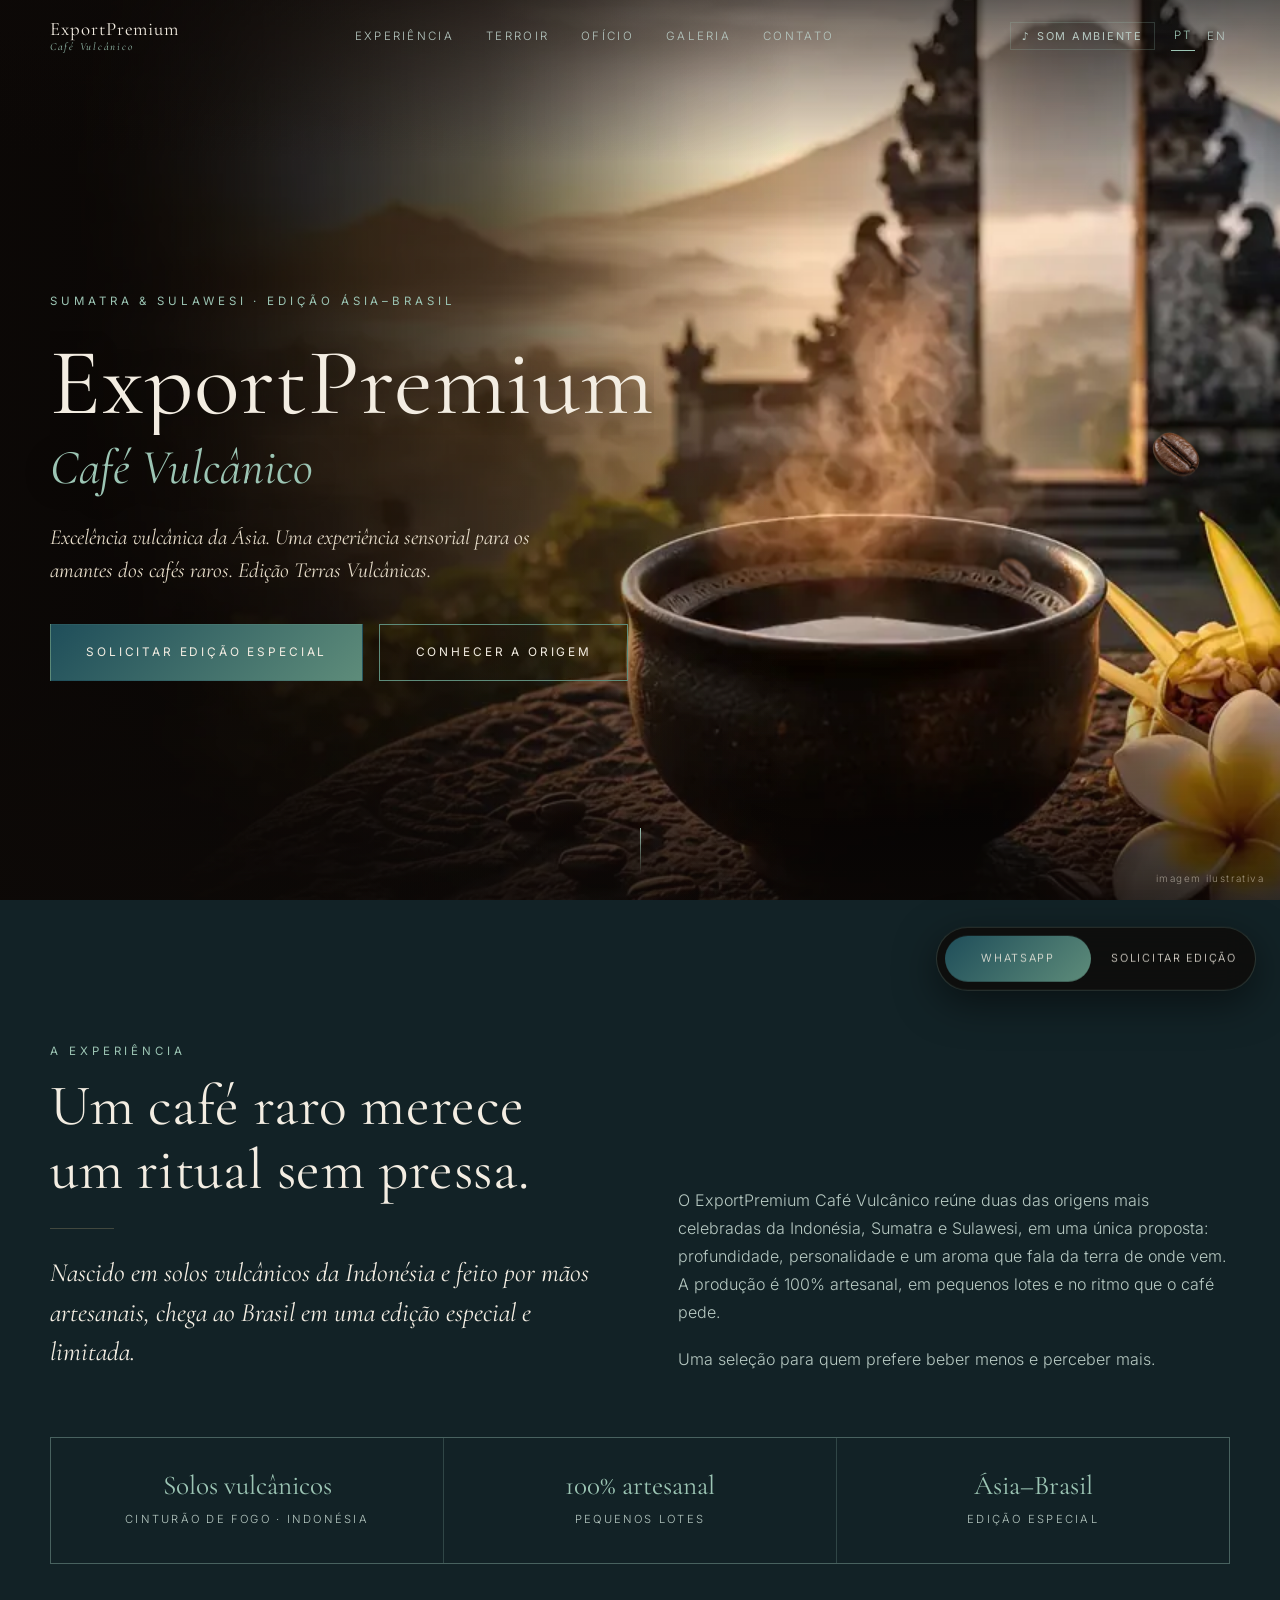
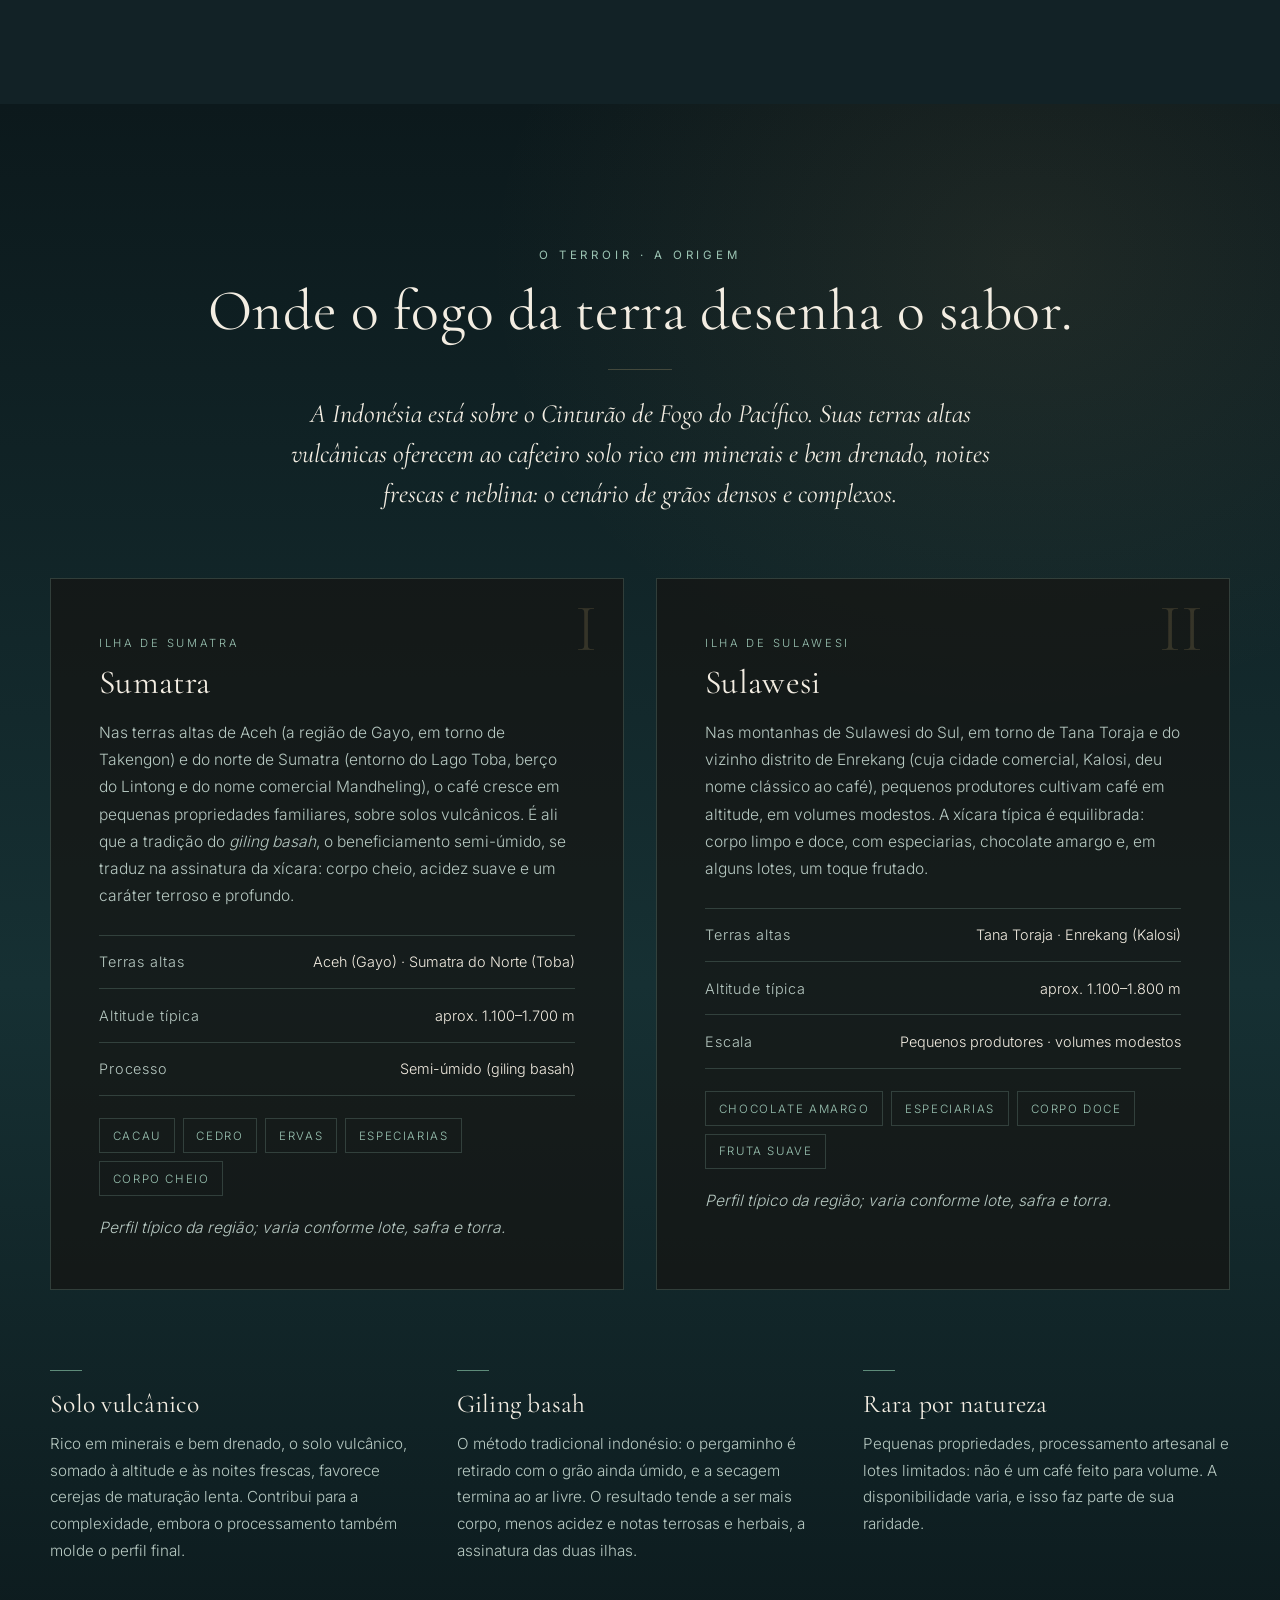
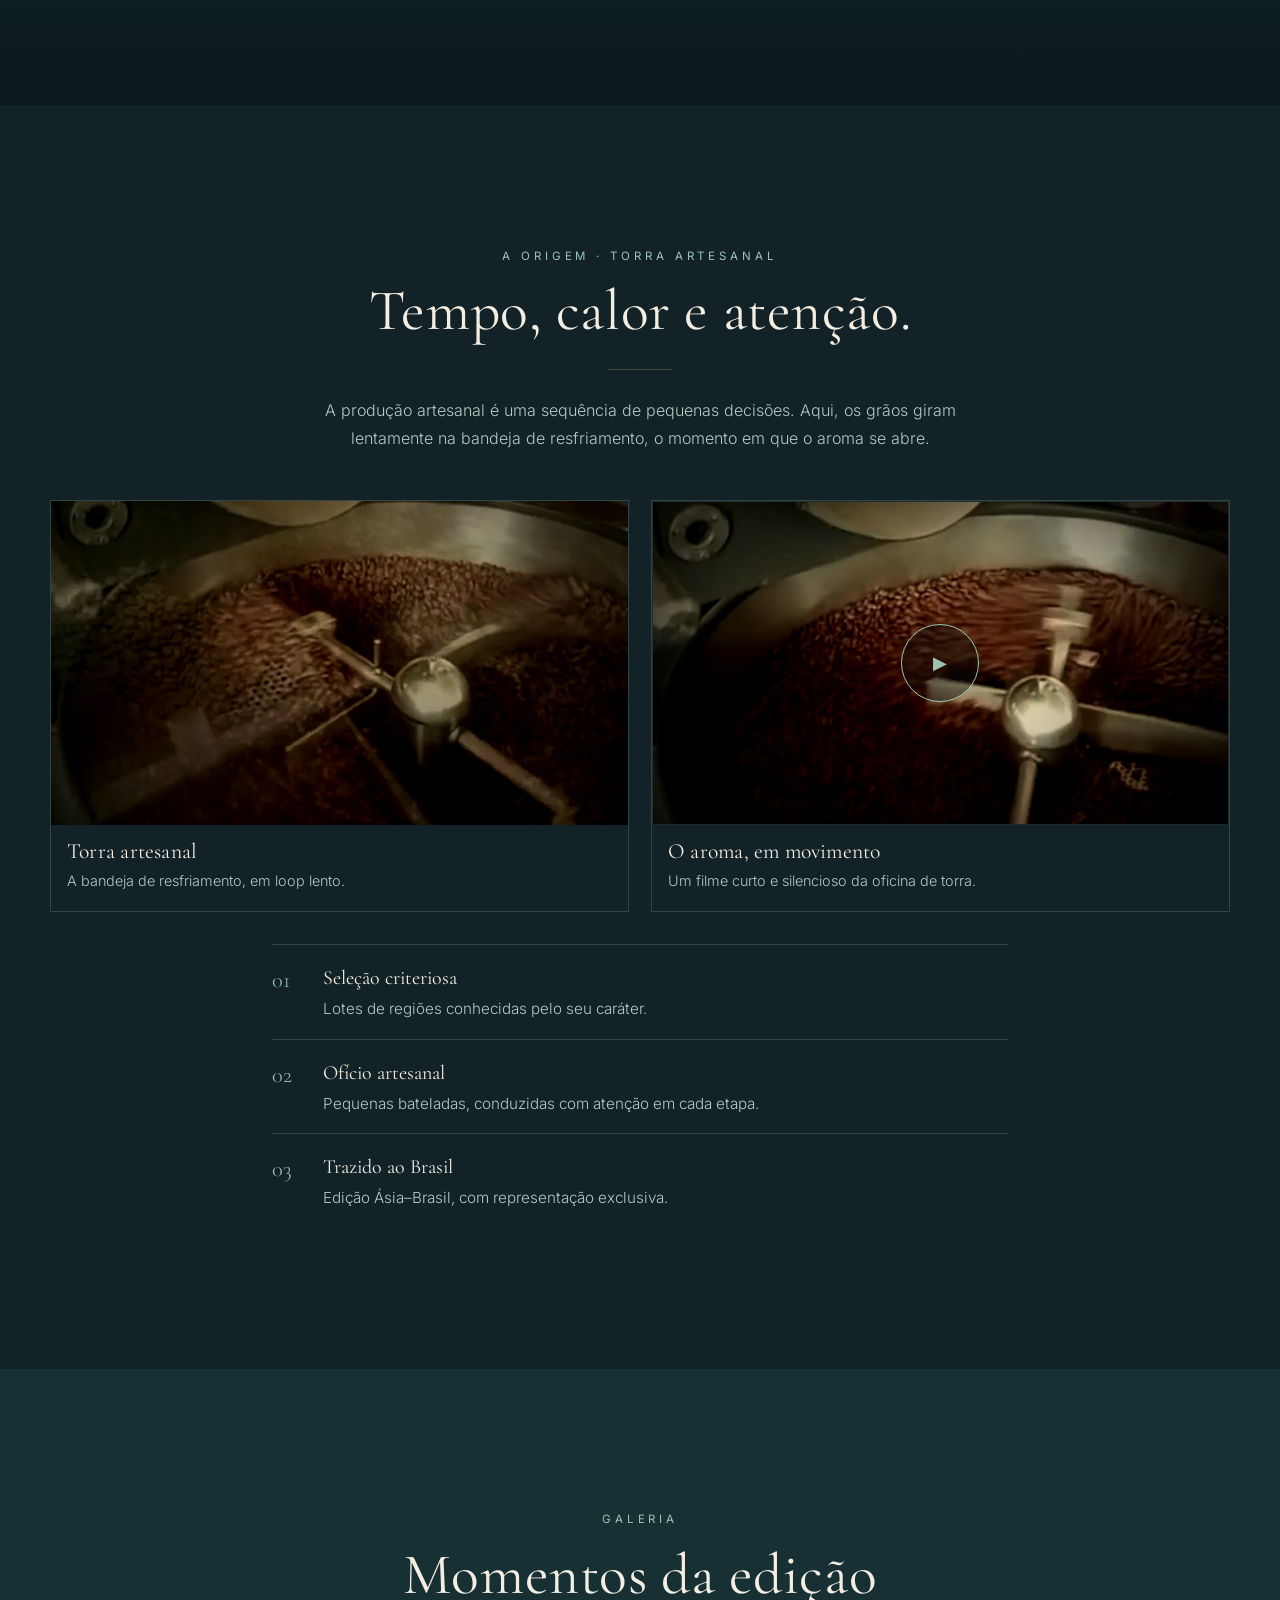
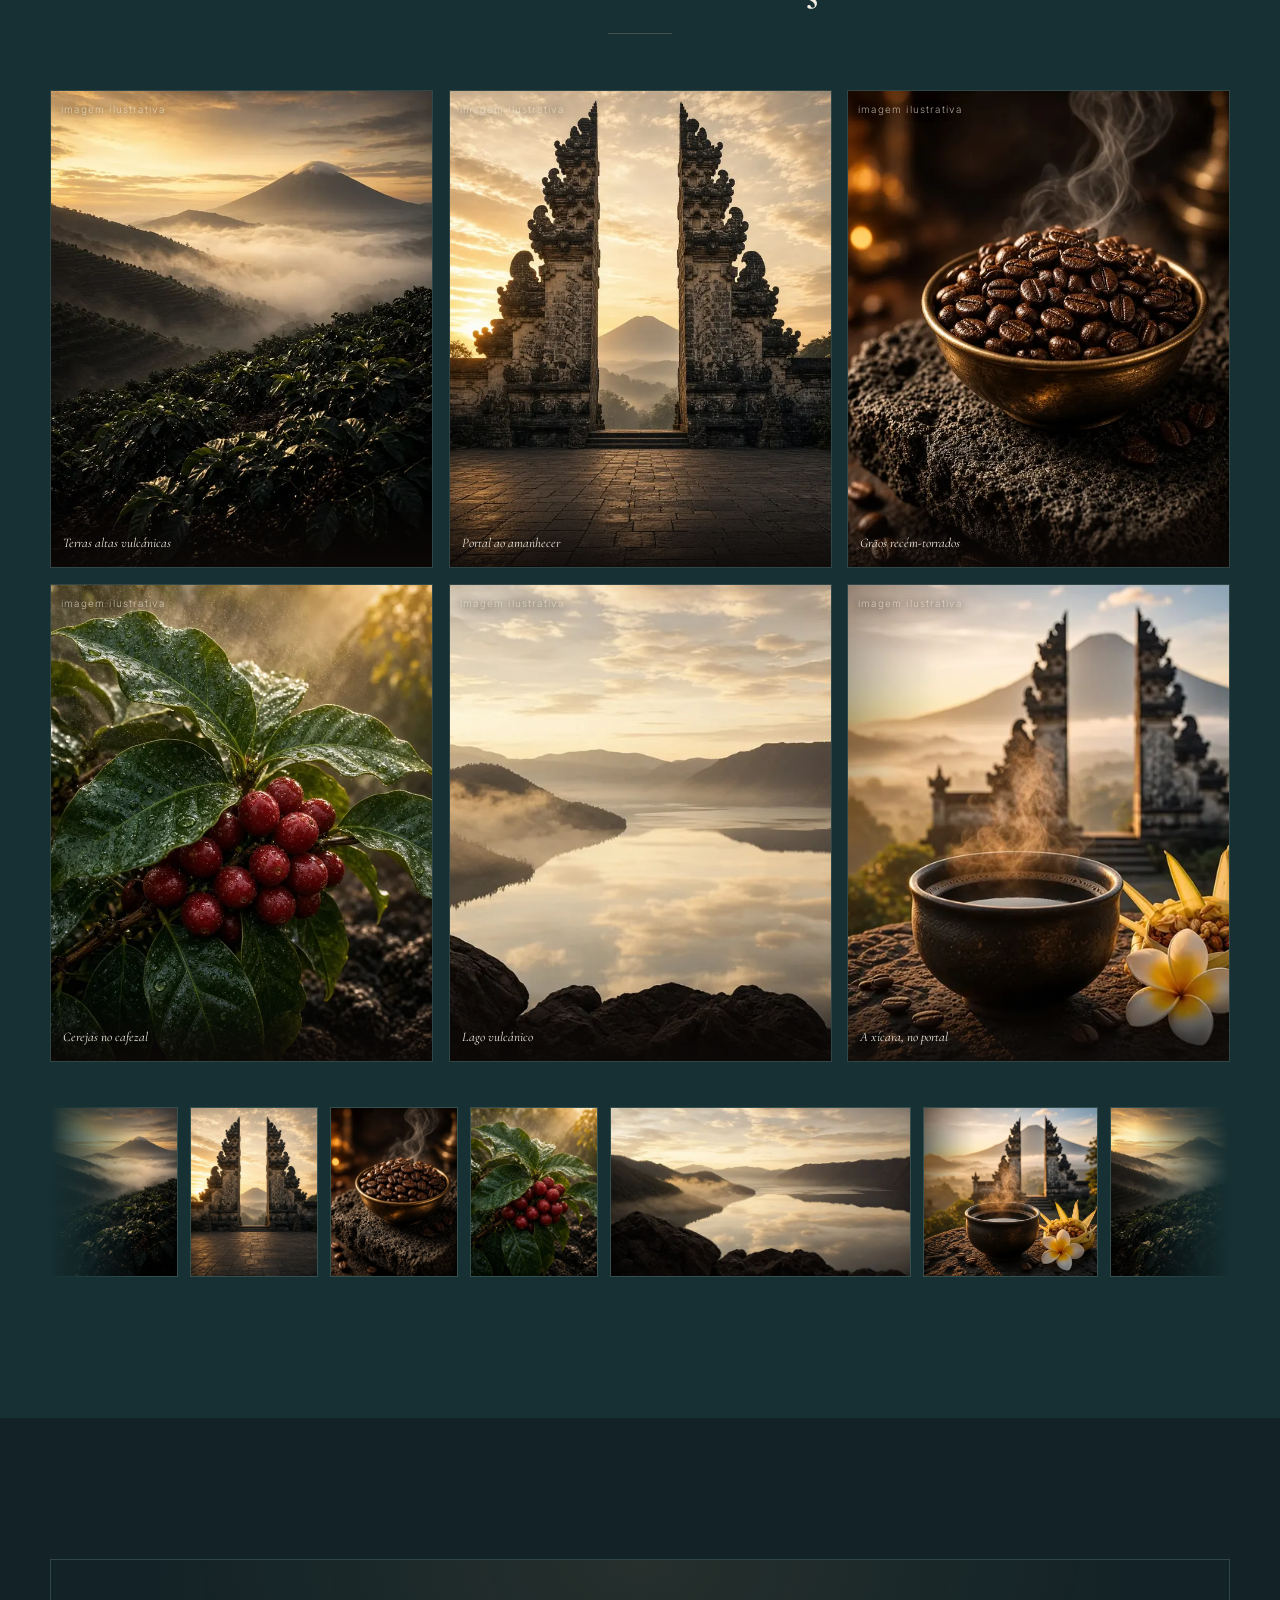
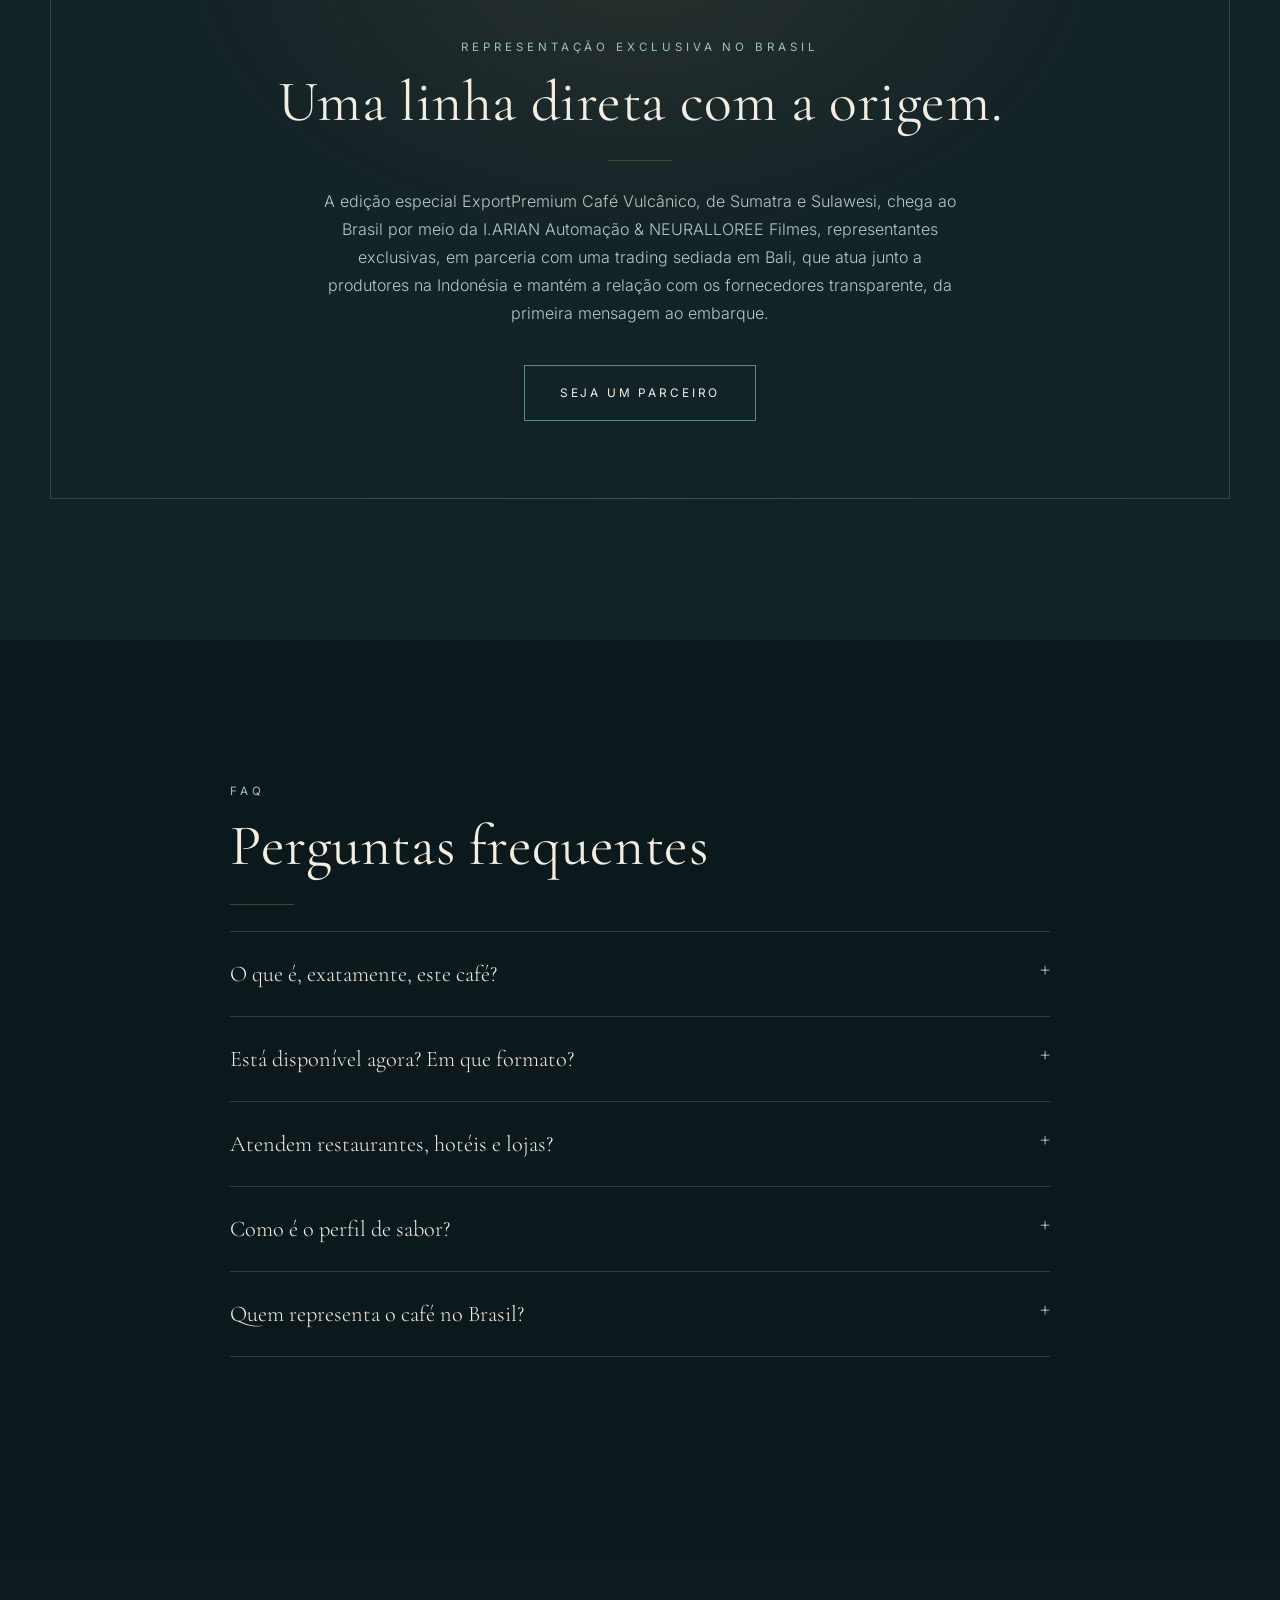
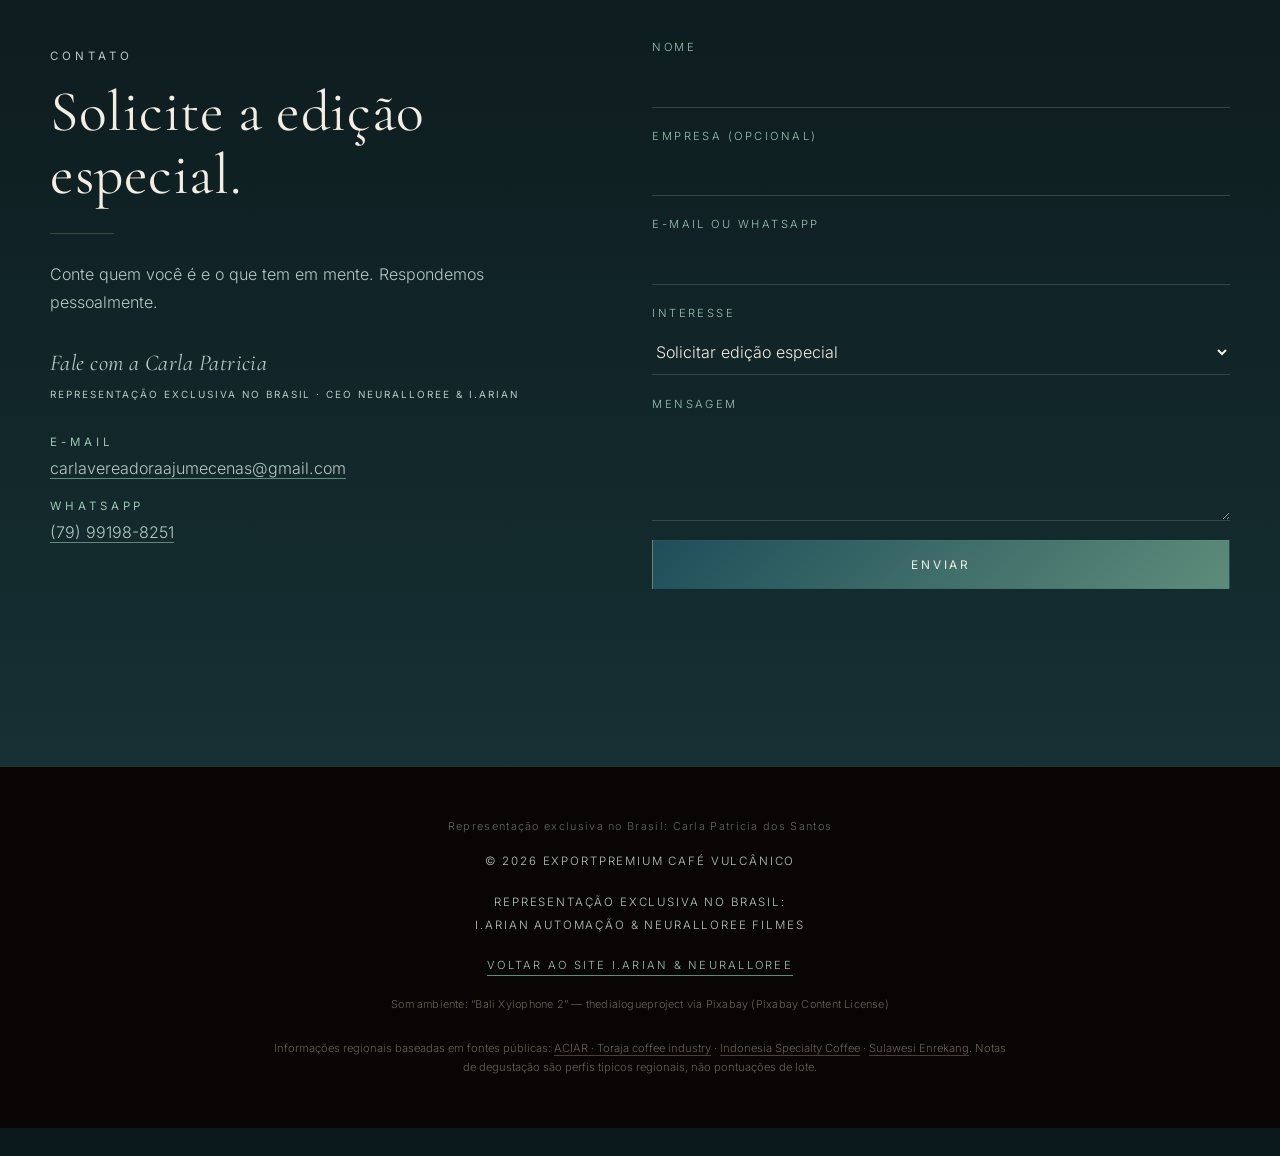
<file: teste/index.html>
<!doctype html>
<html lang="pt-BR">
<head>
<meta charset="utf-8">
<meta name="viewport" content="width=device-width,initial-scale=1">
<meta http-equiv="refresh" content="0;url=../">
<link rel="canonical" href="https://i-arian-automacao-neuralloree-filmes.github.io/cafe-sumatra-sulawesi/">
<title>ExportPremium Café Vulcânico</title>
<script>location.replace('../');</script>
</head>
<body>
<p><a href="../">ExportPremium Café Vulcânico</a></p>
</body>
</html>
</file>
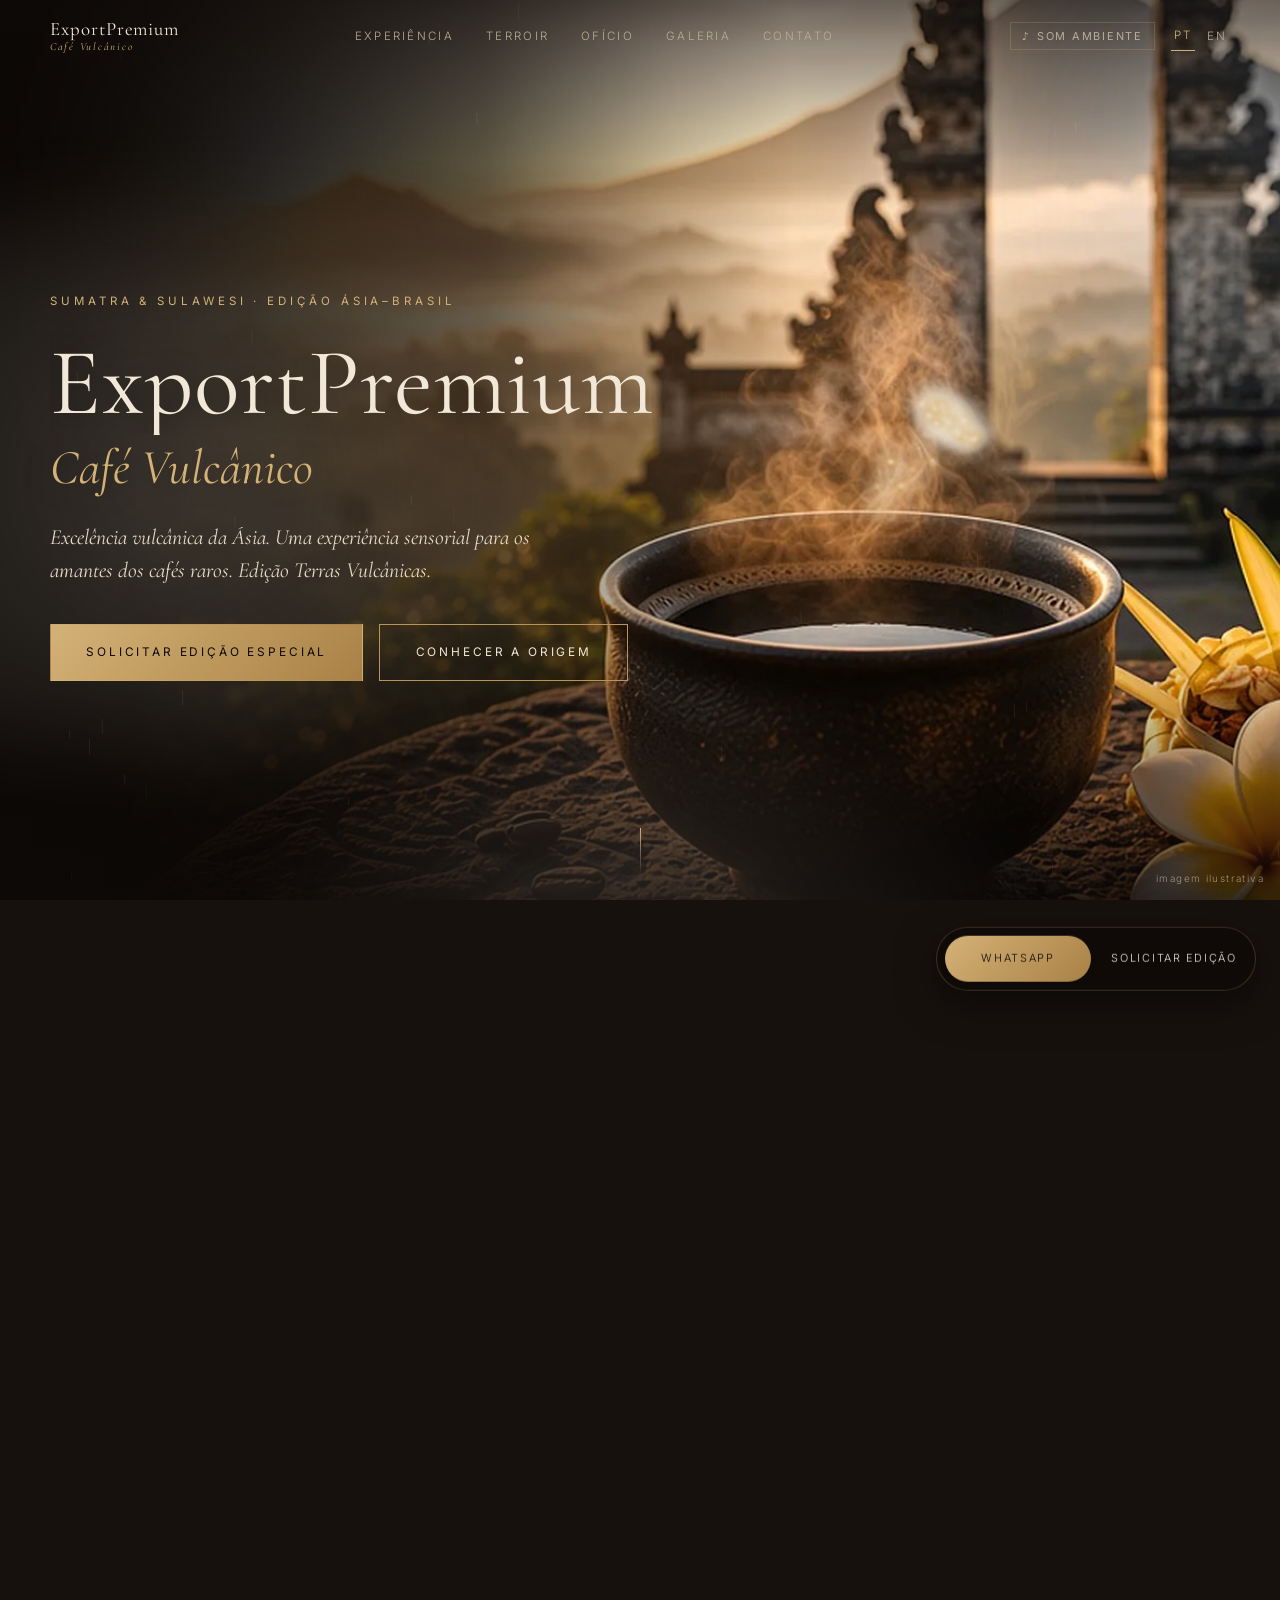
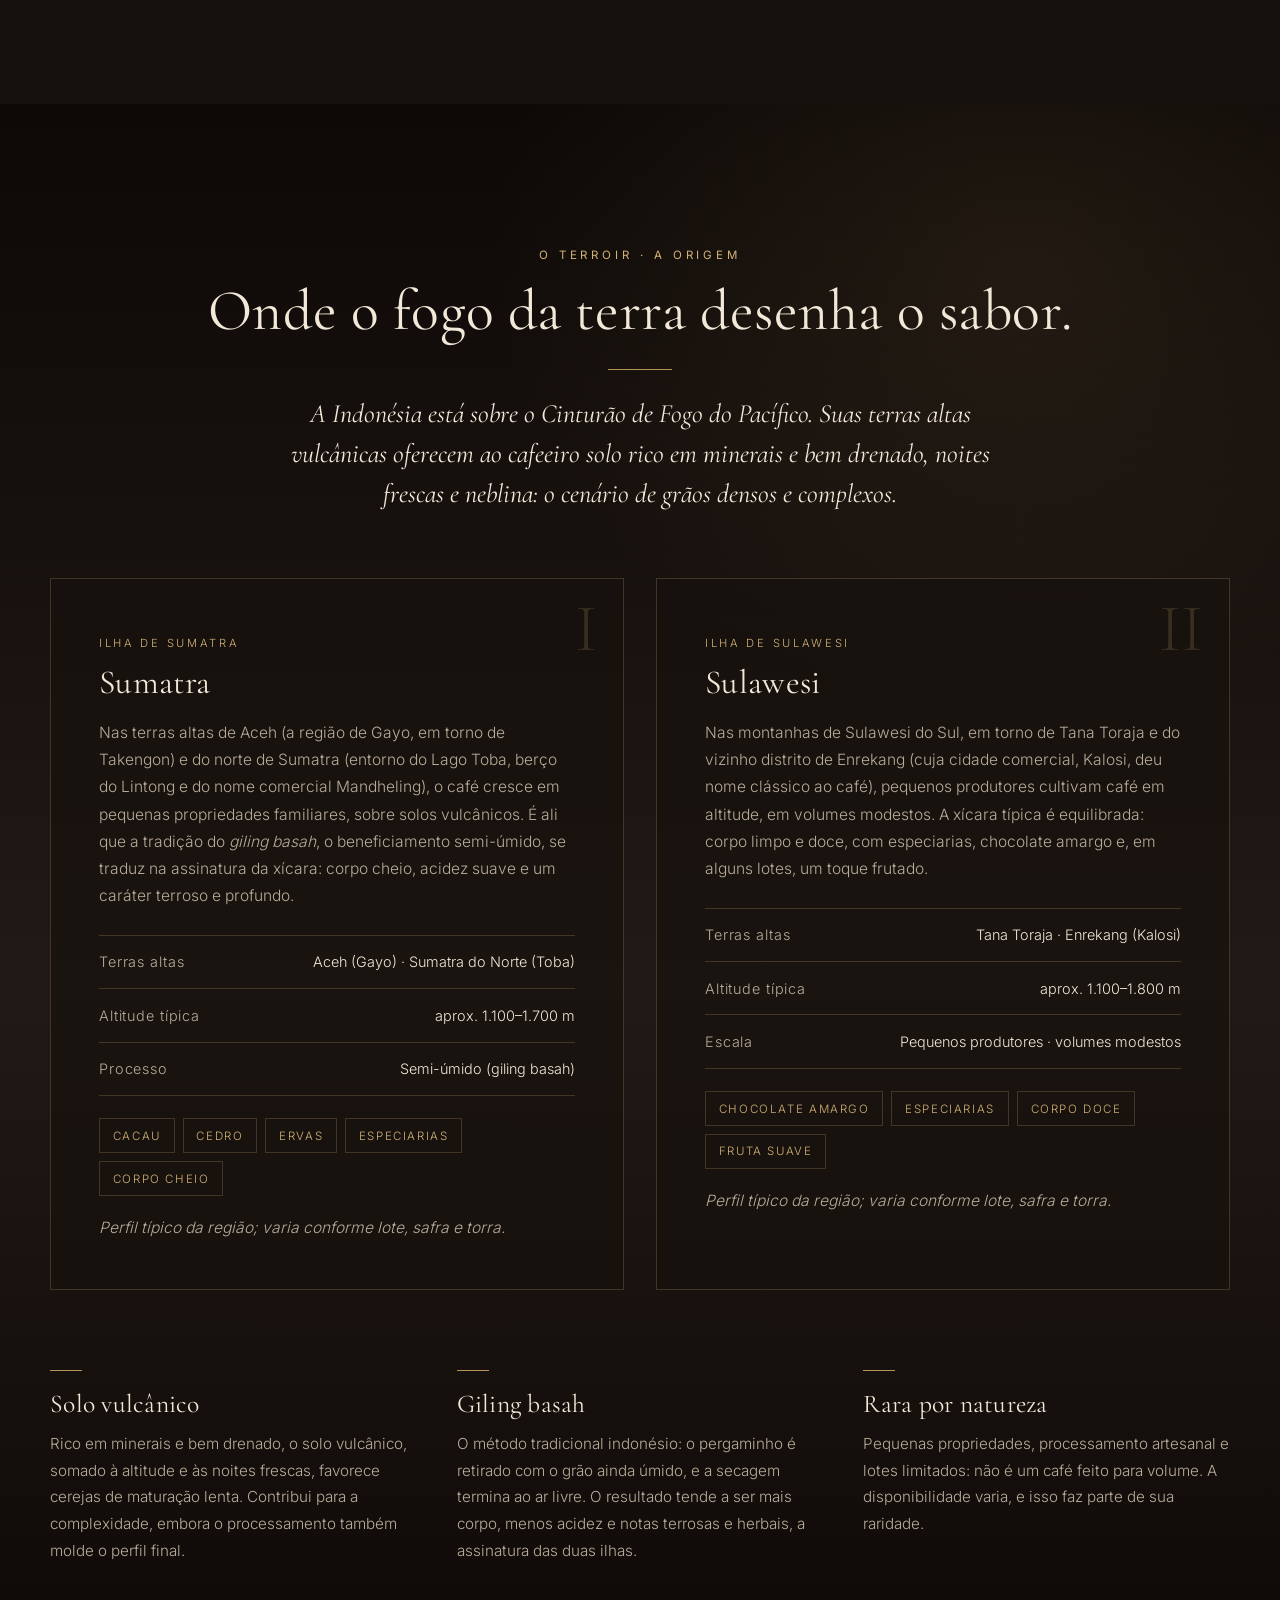
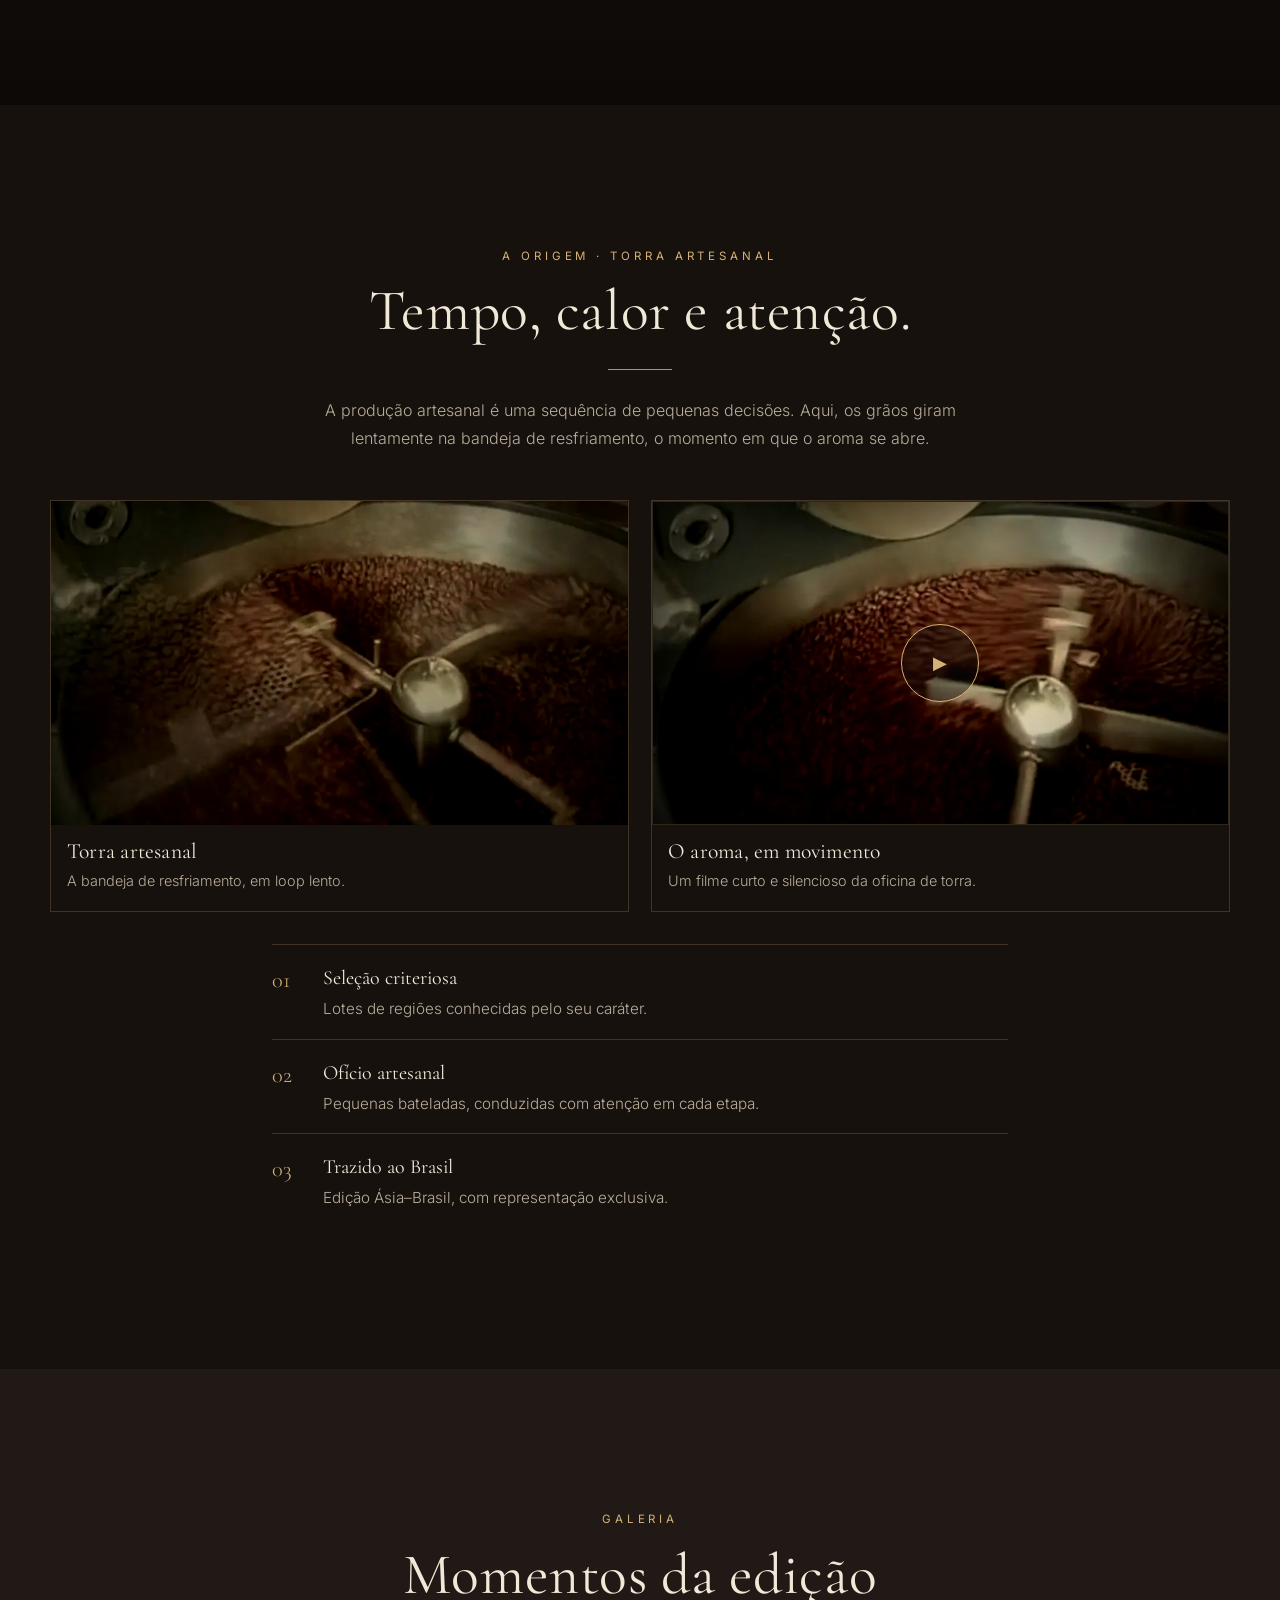
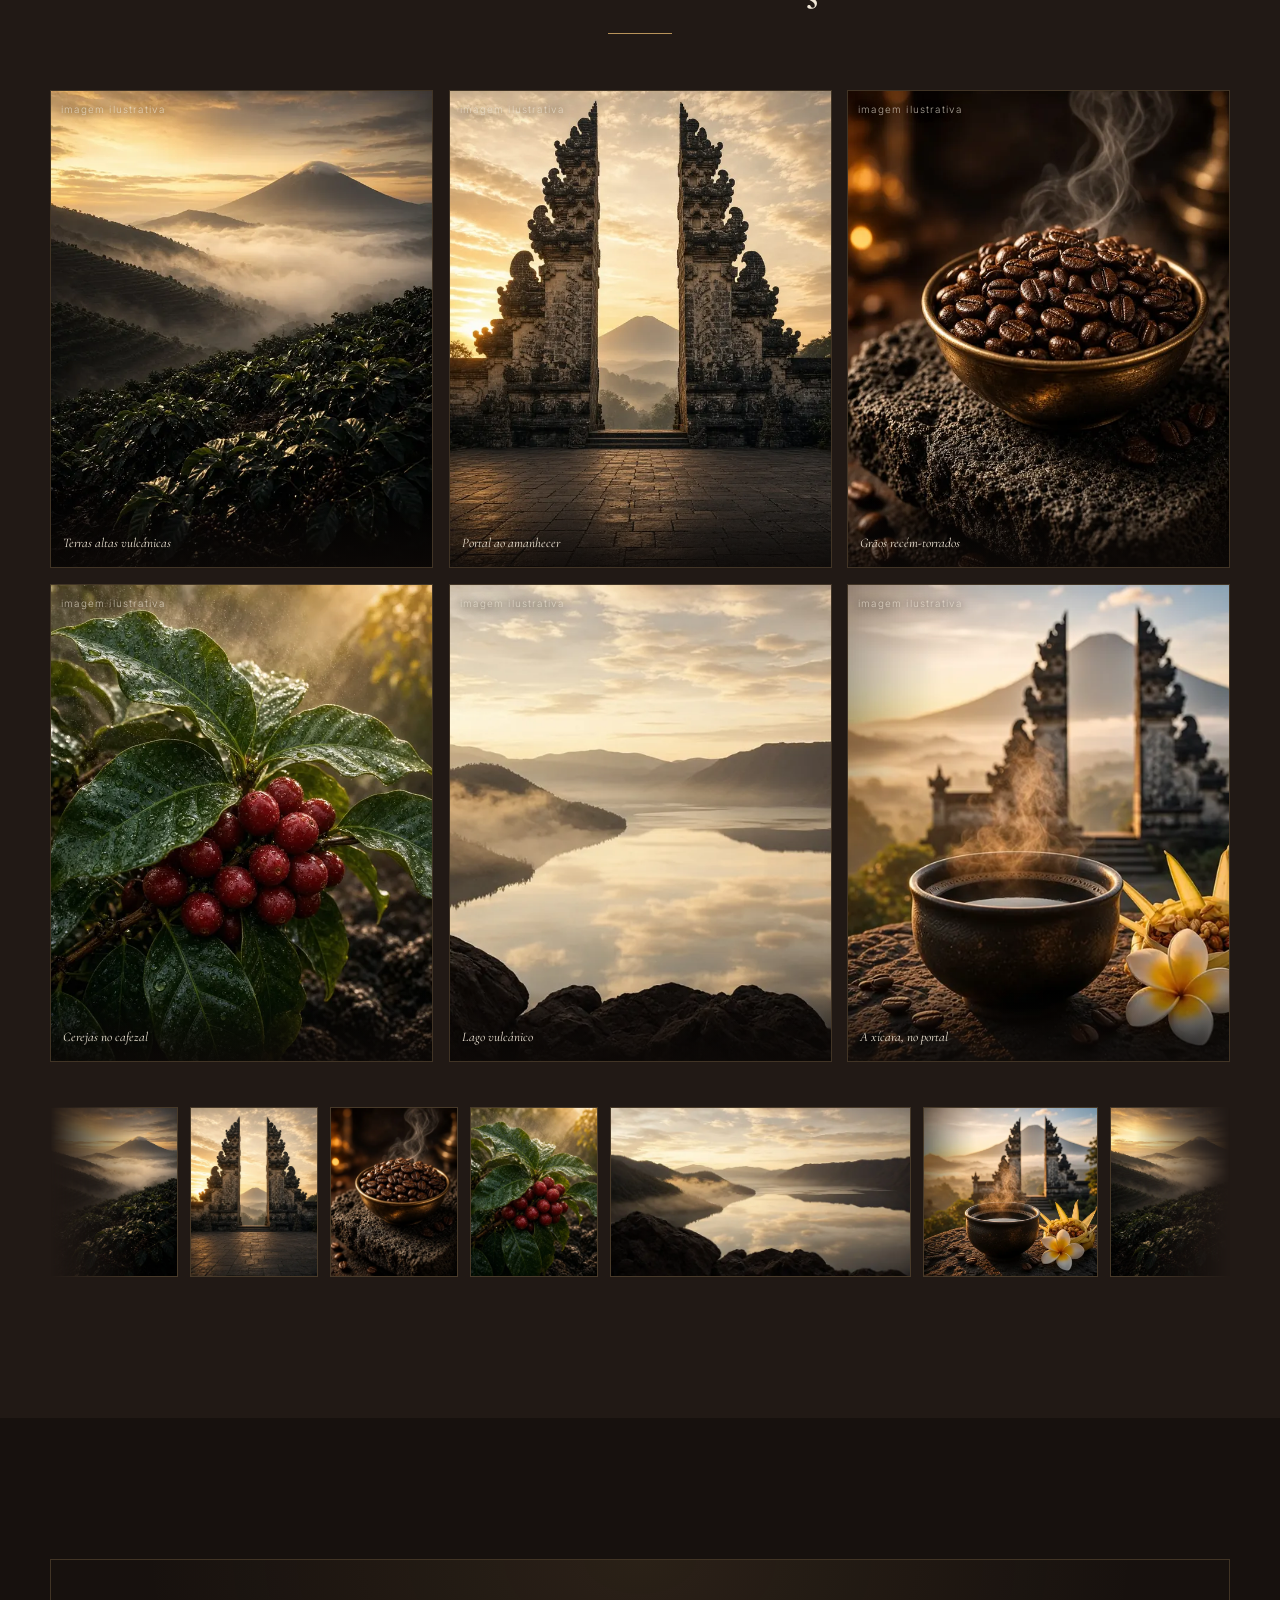
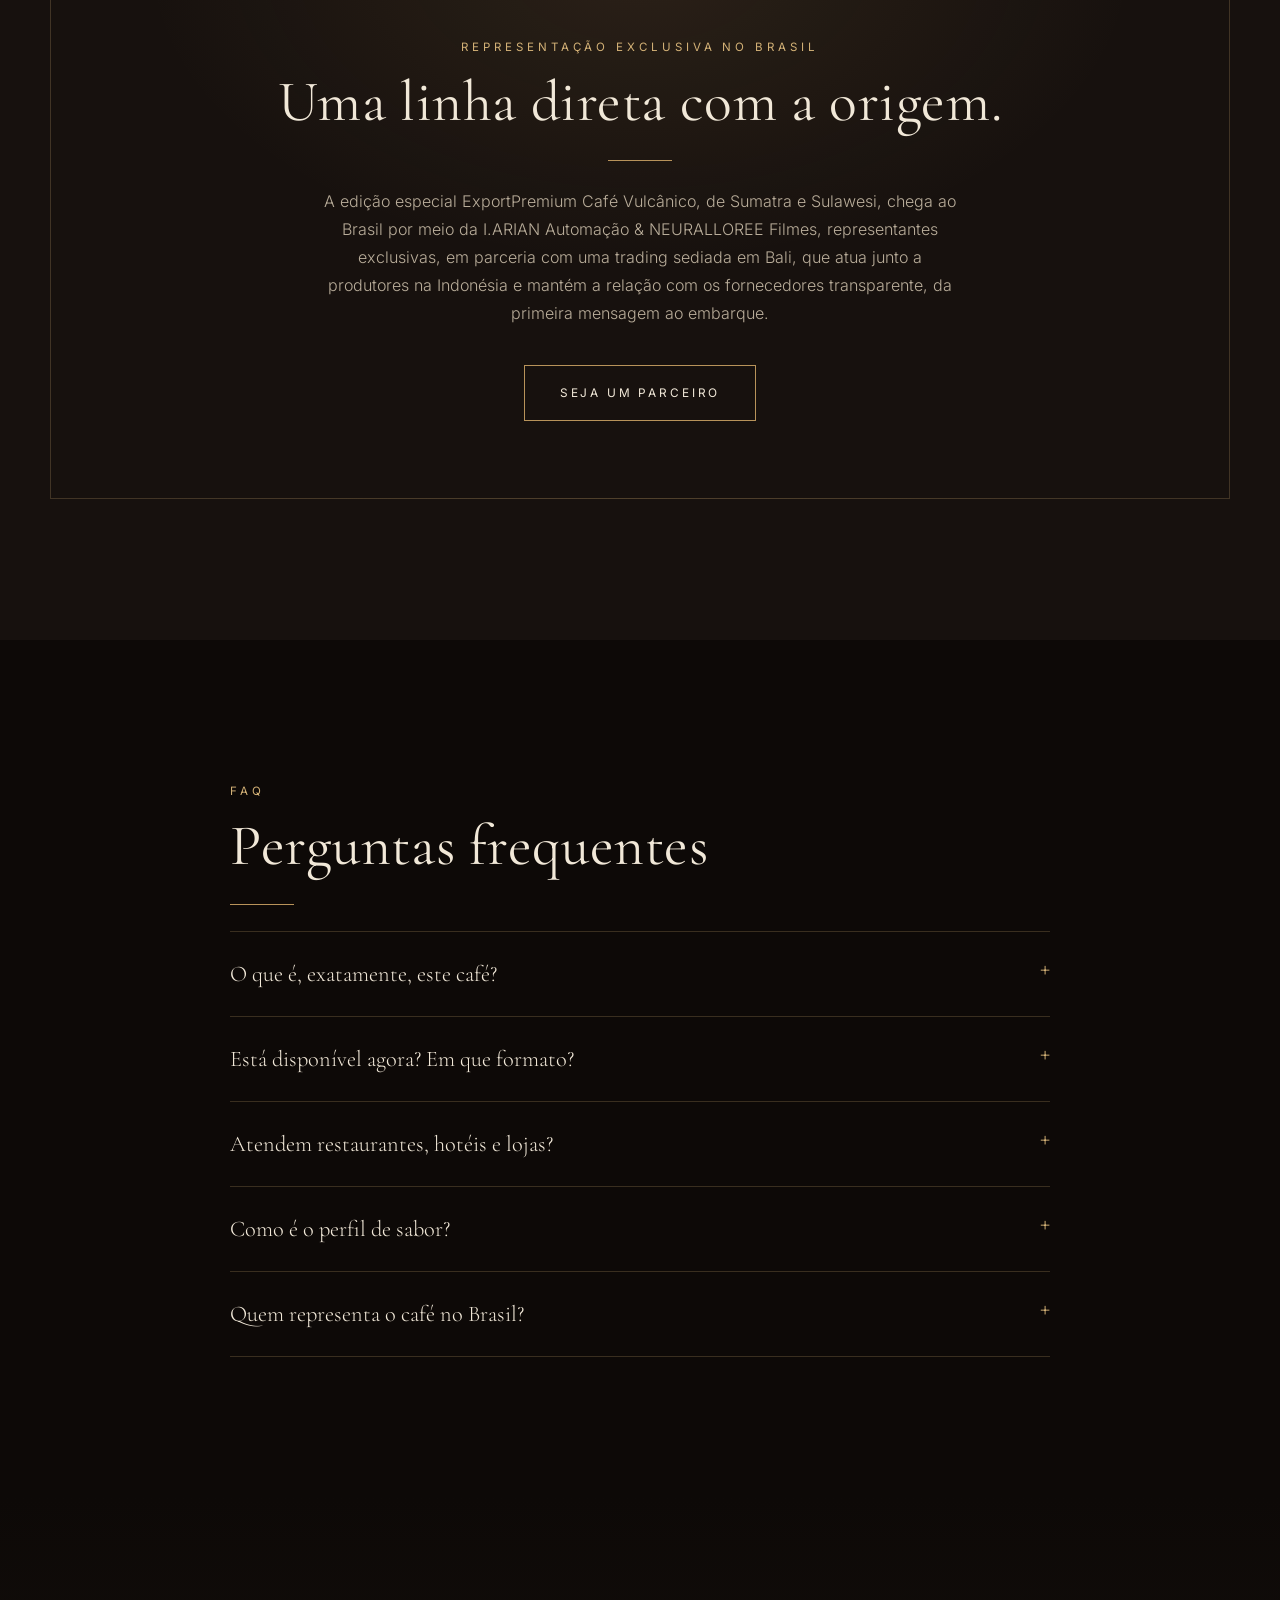
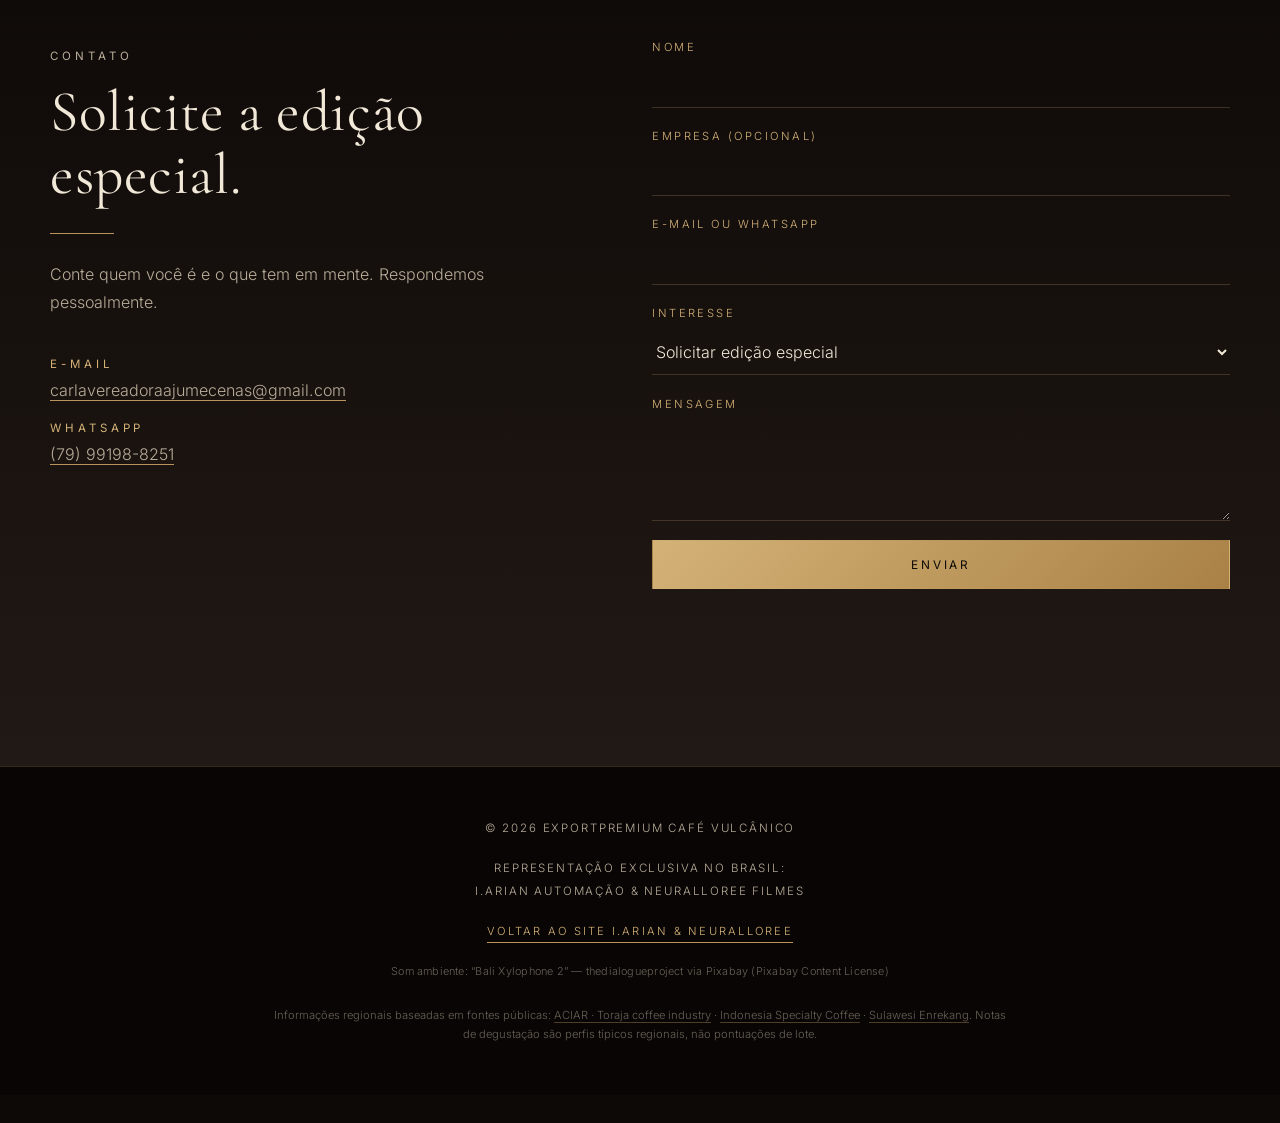
<file: versao-dourada/index.html>
<!doctype html>
<html lang="pt-BR">
<head>
<meta charset="utf-8">
<meta name="viewport" content="width=device-width,initial-scale=1">
<title>ExportPremium Café Vulcânico</title>
<meta name="description" content="ExportPremium Café Vulcânico. Excelência vulcânica da Ásia. Uma experiência sensorial para os amantes dos cafés raros. Edição especial Terras Vulcânicas — café especial de Sumatra e Sulawesi, produção 100% artesanal.">
<meta name="theme-color" content="#0d0907">
<meta property="og:title" content="ExportPremium Café Vulcânico">
<meta property="og:site_name" content="ExportPremium Café Vulcânico">
<meta property="og:description" content="Excelência vulcânica da Ásia. Uma experiência sensorial para os amantes dos cafés raros. Edição Ásia–Brasil — Sumatra e Sulawesi.">
<meta property="og:image" content="assets/img/hero-1920.webp">
<meta name="twitter:card" content="summary_large_image">
<meta name="twitter:title" content="ExportPremium Café Vulcânico">
<meta name="twitter:description" content="Excelência vulcânica da Ásia. Uma experiência sensorial para os amantes dos cafés raros.">
<meta name="twitter:image" content="assets/img/hero-1920.webp">
<link rel="preload" href="assets/fonts/CormorantGaramond.woff2" as="font" type="font/woff2" crossorigin>
<link rel="preload" as="image" href="assets/img/hero-960.webp" imagesrcset="assets/img/hero-960.webp 960w, assets/img/hero-1920.webp 1920w" imagesizes="100vw">
<link rel="stylesheet" href="assets/fonts/fonts.css">
<link rel="stylesheet" href="assets/css/style.css">
<link rel="icon" href="data:image/svg+xml,%3Csvg xmlns='http://www.w3.org/2000/svg' viewBox='0 0 64 64'%3E%3Crect width='64' height='64' fill='%230d0907'/%3E%3Ctext x='32' y='43' font-size='34' text-anchor='middle' fill='%23d4b277' font-family='Georgia'%3ES%26S%3C/text%3E%3C/svg%3E">
<script>document.documentElement.classList.add('js')</script>
</head>
<body>

<div class="progress" id="progress" aria-hidden="true"></div>

<header class="nav" id="nav"><div class="wrap">
  <a href="#topo" class="brand"><span class="brand-n">ExportPremium</span><span class="brand-s">Café Vulcânico</span></a>
  <nav class="menu" id="menu">
    <a href="#experiencia" data-en="Experience">Experiência</a>
    <a href="#terroir" data-en="Terroir">Terroir</a>
    <a href="#torra" data-en="Craft">Ofício</a>
    <a href="#galeria" data-en="Gallery">Galeria</a>
    <a href="#contato" data-en="Contact">Contato</a>
  </nav>
  <div class="tools">
    <button type="button" class="snd show" id="snd" aria-pressed="false" aria-label="Som ambiente" data-en-label="Ambient sound"><span class="snd-ico" aria-hidden="true">♪</span><span class="snd-txt" data-en="Ambient sound">Som ambiente</span></button>
    <div class="lang" role="group" aria-label="Idioma"><button data-l="pt" class="on">PT</button><button data-l="en">EN</button></div>
    <button class="burger" id="menuBtn" type="button" aria-expanded="false" aria-controls="overlay" aria-label="Abrir menu"><span></span><span></span><span></span></button>
  </div>
</div></header>

<div class="overlay" id="overlay" aria-hidden="true" inert>
  <a href="#experiencia" data-en="Experience">Experiência</a>
  <a href="#terroir" data-en="Terroir">Terroir</a>
  <a href="#torra" data-en="Craft">Ofício</a>
  <a href="#galeria" data-en="Gallery">Galeria</a>
  <a href="#contato" data-en="Contact">Contato</a>
</div>

<main id="topo">
<section class="hero" aria-label="ExportPremium Café Vulcânico">
  <div class="hero-bg" data-parallax="0.16">
    <picture>
      <img src="assets/img/hero-1920.webp" srcset="assets/img/hero-960.webp 960w, assets/img/hero-1920.webp 1920w" sizes="100vw" width="1920" height="1080" alt="Xícara de café fumegante sobre pedra vulcânica, com portal de templo balinês e montanha ao amanhecer" fetchpriority="high" decoding="async">
    </picture>
  </div>
  <div class="mist" aria-hidden="true"><b></b><b></b><b></b></div>
  <canvas class="atm-rain" id="rain" aria-hidden="true"></canvas>
  <div class="steam" aria-hidden="true"><span></span><span></span><span></span></div>
  <div class="beans" aria-hidden="true">
    <span class="bean-w" data-parallax="0.10" style="--x:78%;--y:18%;--s:38px;--dur:22s;--d:0s;--dx:18px;--dy:-36px;--r0:-12deg;--r1:18deg"><img src="assets/img/bean.webp" width="160" height="181" alt=""></span>
    <span class="bean-w" data-parallax="0.18" style="--x:88%;--y:58%;--s:52px;--dur:26s;--d:-4s;--dx:-16px;--dy:-22px;--r0:20deg;--r1:48deg"><img src="assets/img/bean.webp" width="160" height="181" alt=""></span>
    <span class="bean-w" data-parallax="0.07" style="--x:62%;--y:72%;--s:28px;--dur:19s;--d:-8s;--dx:10px;--dy:-28px;--r0:8deg;--r1:-20deg"><img src="assets/img/bean.webp" width="160" height="181" alt=""></span>
    <span class="bean-w" data-parallax="0.22" style="--x:70%;--y:12%;--s:34px;--dur:24s;--d:-2s;--dx:12px;--dy:-40px;--r0:-30deg;--r1:-8deg"><img src="assets/img/bean.webp" width="160" height="181" alt=""></span>
    <span class="bean-w" data-parallax="0.12" style="--x:92%;--y:36%;--s:22px;--dur:21s;--d:-6s;--dx:-10px;--dy:-24px;--r0:15deg;--r1:40deg"><img src="assets/img/bean.webp" width="160" height="181" alt=""></span>
  </div>
  <div class="hero-shade" aria-hidden="true"></div>
  <canvas class="steam-fx" id="steamFx" aria-hidden="true"></canvas>
  <div class="wrap">
    <p class="eyebrow rv in" data-en="Sumatra &amp; Sulawesi · Asia–Brazil Edition">Sumatra &amp; Sulawesi · Edição Ásia–Brasil</p>
    <h1 id="h1" class="rv in d1" data-en="ExportPremium">ExportPremium</h1>
    <p class="hero-sub rv in d1" data-en="Café Vulcânico">Café Vulcânico</p>
    <p class="lead rv in d2" data-en="Volcanic excellence from Asia. A sensory experience for lovers of rare coffees. Volcanic Lands Edition.">Excelência vulcânica da Ásia. Uma experiência sensorial para os amantes dos cafés raros. Edição Terras Vulcânicas.</p>
    <div class="btns rv in d3">
      <a href="#contato" class="btn solid magnet" data-en="Request special edition">Solicitar edição especial</a>
      <a href="#terroir" class="btn magnet" data-en="Discover the origin">Conhecer a origem</a>
    </div>
  </div>
  <span class="tag" data-en="illustrative image">imagem ilustrativa</span>
  <span class="scroll"></span>
</section>

<section class="intro" id="experiencia"><div class="wrap">
  <div class="grid">
    <div class="rv">
      <p class="eyebrow" data-en="The experience">A experiência</p>
      <h2 data-en="Rare coffee deserves a slow ritual.">Um café raro merece um ritual sem pressa.</h2>
      <div class="rule"></div>
      <p class="lead" data-en="Born on volcanic soils of Indonesia and made by artisanal hands, brought to Brazil in a limited special edition.">Nascido em solos vulcânicos da Indonésia e feito por mãos artesanais, chega ao Brasil em uma edição especial e limitada.</p>
    </div>
    <div class="rv d1">
      <p class="body" data-en="ExportPremium Café Vulcânico brings together two of Indonesia’s most celebrated origins, Sumatra and Sulawesi, in a single proposal: depth, character and an aroma that speaks of the land it comes from. Production is 100% artisanal, in small lots and at the pace the coffee asks for.">O ExportPremium Café Vulcânico reúne duas das origens mais celebradas da Indonésia, Sumatra e Sulawesi, em uma única proposta: profundidade, personalidade e um aroma que fala da terra de onde vem. A produção é 100% artesanal, em pequenos lotes e no ritmo que o café pede.</p>
      <p class="body" style="margin-top:1.2rem" data-en="A selection for those who prefer to sip less and perceive more.">Uma seleção para quem prefere beber menos e perceber mais.</p>
    </div>
  </div>
  <div class="stats rv">
    <div class="stat"><b data-en="Volcanic soils">Solos vulcânicos</b><span data-en="Ring of Fire · Indonesia">Cinturão de Fogo · Indonésia</span></div>
    <div class="stat"><b data-en="100% artisanal">100% artesanal</b><span data-en="Small lots">Pequenos lotes</span></div>
    <div class="stat"><b data-en="Asia–Brazil">Ásia–Brasil</b><span data-en="Special edition">Edição especial</span></div>
  </div>
</div></section>

<section class="terroir" id="terroir"><div class="wrap">
  <div class="center rv">
    <p class="eyebrow" data-en="O Terroir · The Origin">O Terroir · A Origem</p>
    <h2 data-en="Where fire shapes the flavor.">Onde o fogo da terra desenha o sabor.</h2>
    <div class="rule"></div>
    <p class="lead" style="margin-inline:auto" data-en="Indonesia sits on the Pacific Ring of Fire. Its volcanic highlands give the coffee tree mineral-rich, well-drained soil, cool nights and mist: the setting for dense, complex beans.">A Indonésia está sobre o Cinturão de Fogo do Pacífico. Suas terras altas vulcânicas oferecem ao cafeeiro solo rico em minerais e bem drenado, noites frescas e neblina: o cenário de grãos densos e complexos.</p>
  </div>
  <div class="regions">
    <article class="region rv gb">
      <span class="num">I</span>
      <span class="sub" data-en="Island of Sumatra">Ilha de Sumatra</span>
      <h3>Sumatra</h3>
      <p data-en="In the highlands of Aceh (the Gayo region, around Takengon) and of North Sumatra (around Lake Toba, home of Lintong and the trade name Mandheling), coffee grows on small family farms, on volcanic soils. It is here that the tradition of giling basah, the wet-hulled process, was born into the cup’s signature: full body, soft acidity and a deep, earthy character.">Nas terras altas de Aceh (a região de Gayo, em torno de Takengon) e do norte de Sumatra (entorno do Lago Toba, berço do Lintong e do nome comercial Mandheling), o café cresce em pequenas propriedades familiares, sobre solos vulcânicos. É ali que a tradição do <i>giling basah</i>, o beneficiamento semi-úmido, se traduz na assinatura da xícara: corpo cheio, acidez suave e um caráter terroso e profundo.</p>
      <ul class="facts">
        <li><span data-en="Highlands">Terras altas</span><span data-en="Aceh (Gayo) · North Sumatra (Toba)">Aceh (Gayo) · Sumatra do Norte (Toba)</span></li>
        <li><span data-en="Typical altitude">Altitude típica</span><span data-en="approx. 1,100–1,700 m">aprox. 1.100–1.700 m</span></li>
        <li><span data-en="Process">Processo</span><span data-en="Wet-hulled (giling basah)">Semi-úmido (giling basah)</span></li>
      </ul>
      <div class="notes"><i data-en="Cocoa">Cacau</i><i data-en="Cedar">Cedro</i><i data-en="Herbs">Ervas</i><i data-en="Warm spice">Especiarias</i><i data-en="Full body">Corpo cheio</i></div>
      <p class="disc" data-en="Typical regional profile; it varies by lot, harvest and roast.">Perfil típico da região; varia conforme lote, safra e torra.</p>
    </article>
    <article class="region rv d1 gb">
      <span class="num">II</span>
      <span class="sub" data-en="Island of Sulawesi">Ilha de Sulawesi</span>
      <h3>Sulawesi</h3>
      <p data-en="In the mountains of South Sulawesi, around Tana Toraja and the neighbouring district of Enrekang (whose trading town, Kalosi, gave the coffee its classic name), smallholders cultivate coffee at altitude in modest volumes. The typical cup is balanced: clean, sweet body, with spice, dark chocolate and, in some lots, a touch of fruit.">Nas montanhas de Sulawesi do Sul, em torno de Tana Toraja e do vizinho distrito de Enrekang (cuja cidade comercial, Kalosi, deu nome clássico ao café), pequenos produtores cultivam café em altitude, em volumes modestos. A xícara típica é equilibrada: corpo limpo e doce, com especiarias, chocolate amargo e, em alguns lotes, um toque frutado.</p>
      <ul class="facts">
        <li><span data-en="Highlands">Terras altas</span><span data-en="Tana Toraja · Enrekang (Kalosi)">Tana Toraja · Enrekang (Kalosi)</span></li>
        <li><span data-en="Typical altitude">Altitude típica</span><span data-en="approx. 1,100–1,800 m">aprox. 1.100–1.800 m</span></li>
        <li><span data-en="Scale">Escala</span><span data-en="Smallholders · modest volumes">Pequenos produtores · volumes modestos</span></li>
      </ul>
      <div class="notes"><i data-en="Dark chocolate">Chocolate amargo</i><i data-en="Spice">Especiarias</i><i data-en="Sweet body">Corpo doce</i><i data-en="Soft fruit">Fruta suave</i></div>
      <p class="disc" data-en="Typical regional profile; it varies by lot, harvest and roast.">Perfil típico da região; varia conforme lote, safra e torra.</p>
    </article>
  </div>
  <div class="pillars">
    <div class="pillar rv"><h3 data-en="Volcanic soil">Solo vulcânico</h3><p data-en="Mineral-rich and well-drained, volcanic soil, combined with altitude and cool nights, favours slow-ripening cherries. It contributes to complexity, though processing also shapes the final profile.">Rico em minerais e bem drenado, o solo vulcânico, somado à altitude e às noites frescas, favorece cerejas de maturação lenta. Contribui para a complexidade, embora o processamento também molde o perfil final.</p></div>
    <div class="pillar rv d1"><h3>Giling basah</h3><p data-en="The traditional Indonesian method: the parchment is removed while the bean is still moist, and drying finishes in the open air. The result tends to be fuller body, lower acidity and earthy, herbal notes, the signature of both islands.">O método tradicional indonésio: o pergaminho é retirado com o grão ainda úmido, e a secagem termina ao ar livre. O resultado tende a ser mais corpo, menos acidez e notas terrosas e herbais, a assinatura das duas ilhas.</p></div>
    <div class="pillar rv d2"><h3 data-en="Rare by nature">Rara por natureza</h3><p data-en="Smallholder farms, artisanal processing and limited lots: this is not coffee made for volume. Availability varies, and that is part of its rarity.">Pequenas propriedades, processamento artesanal e lotes limitados: não é um café feito para volume. A disponibilidade varia, e isso faz parte de sua raridade.</p></div>
  </div>
</div></section>

<section class="torra" id="torra"><div class="wrap">
  <div class="center rv">
    <p class="eyebrow" data-en="The origin · Artisanal roasting">A origem · Torra artesanal</p>
    <h2 data-en="Time, heat and attention.">Tempo, calor e atenção.</h2>
    <div class="rule"></div>
    <p class="body" style="margin-inline:auto" data-en="Artisanal production is a sequence of small decisions. Here, the beans turn slowly in the cooling tray, the moment the aroma opens.">A produção artesanal é uma sequência de pequenas decisões. Aqui, os grãos giram lentamente na bandeja de resfriamento, o momento em que o aroma se abre.</p>
  </div>
  <div class="snapwrap" style="margin-top:3rem">
    <div class="arrows" data-arrows><button type="button" aria-label="Anterior" data-prev>‹</button><button type="button" aria-label="Próximo" data-next>›</button></div>
    <ul class="snap" data-snap aria-label="Filmes da origem">
      <li class="pcard gb">
        <div class="pm"><video id="vLoop" class="lazyvid" muted loop playsinline preload="none" disablepictureinpicture aria-label="Grãos de café na bandeja de resfriamento da torra artesanal"></video></div>
        <h3 data-en="Artisanal roast">Torra artesanal</h3>
        <p data-en="The cooling tray, in a slow loop.">A bandeja de resfriamento, em loop lento.</p>
      </li>
      <li class="pcard gb" id="filmCard">
        <div class="pm frame" id="filmFrame"><video id="vFilm" class="lazyvid" muted playsinline preload="none" aria-label="Filme curto: grãos de café em torra artesanal"></video><button class="pbtn" id="pbtn" aria-label="Reproduzir">▶</button></div>
        <h3 data-en="The aroma, in motion">O aroma, em movimento</h3>
        <p data-en="A short silent film from the roasting workshop.">Um filme curto e silencioso da oficina de torra.</p>
      </li>
    </ul>
    <div class="dots" data-dots role="group" aria-label="Navegação do carrossel"></div>
  </div>
  <ol class="steps rv" style="max-width:46rem;margin-inline:auto">
    <li><b data-en="Careful selection">Seleção criteriosa</b><span data-en="Lots from regions known for their character.">Lotes de regiões conhecidas pelo seu caráter.</span></li>
    <li><b data-en="Artisanal craft">Ofício artesanal</b><span data-en="Small batches, handled with attention at every stage.">Pequenas bateladas, conduzidas com atenção em cada etapa.</span></li>
    <li><b data-en="Brought to Brazil">Trazido ao Brasil</b><span data-en="Asia–Brazil edition, with exclusive representation.">Edição Ásia–Brasil, com representação exclusiva.</span></li>
  </ol>
</div></section>

<section class="gallery" id="galeria"><div class="wrap">
  <div class="center rv">
    <p class="eyebrow" data-en="Gallery">Galeria</p>
    <h2 data-en="Moments of the edition">Momentos da edição</h2>
    <div class="rule"></div>
  </div>
  <div class="gal" data-snap-gal>
    <figure class="gb rv"><img src="assets/img/gallery-1-sm.webp" srcset="assets/img/gallery-1-sm.webp 640w, assets/img/gallery-1.webp 1200w" sizes="(max-width:760px) 74vw, 32vw" width="900" height="1200" alt="Cafezal em terras altas vulcânicas, com neblina e um vulcão ao amanhecer" loading="lazy" decoding="async"><figcaption data-en="Volcanic highlands">Terras altas vulcânicas</figcaption><span class="ilus" data-en="illustrative image">imagem ilustrativa</span></figure>
    <figure class="gb rv"><img src="assets/img/gallery-2-sm.webp" srcset="assets/img/gallery-2-sm.webp 640w, assets/img/gallery-2.webp 1200w" sizes="(max-width:760px) 74vw, 32vw" width="900" height="1200" alt="Portal de pedra vulcânica ao nascer do sol, com um vulcão ao fundo" loading="lazy" decoding="async"><figcaption data-en="A gate at dawn">Portal ao amanhecer</figcaption><span class="ilus" data-en="illustrative image">imagem ilustrativa</span></figure>
    <figure class="gb rv"><img src="assets/img/gallery-3-sm.webp" srcset="assets/img/gallery-3-sm.webp 640w, assets/img/gallery-3.webp 1200w" sizes="(max-width:760px) 74vw, 32vw" width="900" height="1200" alt="Tigela de latão com grãos de café recém-torrados sobre pedra vulcânica" loading="lazy" decoding="async"><figcaption data-en="Freshly roasted beans">Grãos recém-torrados</figcaption><span class="ilus" data-en="illustrative image">imagem ilustrativa</span></figure>
    <figure class="gb rv"><img src="assets/img/gallery-4-sm.webp" srcset="assets/img/gallery-4-sm.webp 640w, assets/img/gallery-4.webp 1200w" sizes="(max-width:760px) 74vw, 32vw" width="900" height="1200" alt="Cerejas vermelhas de café no galho, com orvalho e luz dourada" loading="lazy" decoding="async"><figcaption data-en="Cherries on the bush">Cerejas no cafezal</figcaption><span class="ilus" data-en="illustrative image">imagem ilustrativa</span></figure>
    <figure class="gb rv"><img src="assets/img/gallery-5-sm.webp" srcset="assets/img/gallery-5-sm.webp 640w, assets/img/gallery-5.webp 1200w" sizes="(max-width:760px) 74vw, 66vw" width="1200" height="675" alt="Lago de cratera vulcânica ao primeiro sol, com neblina sobre a água" loading="lazy" decoding="async"><figcaption data-en="A volcanic lake">Lago vulcânico</figcaption><span class="ilus" data-en="illustrative image">imagem ilustrativa</span></figure>
    <figure class="gb rv"><img src="assets/img/gallery-6-sm.webp" srcset="assets/img/gallery-6-sm.webp 640w, assets/img/gallery-6.webp 1200w" sizes="(max-width:760px) 74vw, 32vw" width="900" height="870" alt="Xícara de café fumegante diante do portal e da montanha ao amanhecer" loading="lazy" decoding="async"><figcaption data-en="The cup, at the gate">A xícara, no portal</figcaption><span class="ilus" data-en="illustrative image">imagem ilustrativa</span></figure>
  </div>
  <div class="marquee" data-marquee aria-hidden="true">
    <div class="mtrack">
      <div class="mset" id="mset"></div>
    </div>
  </div>
</div></section>

<section class="partner" id="parceria"><div class="wrap"><div class="box rv">
  <p class="eyebrow" data-en="Exclusive representation in Brazil">Representação exclusiva no Brasil</p>
  <h2 data-en="Direct line to the origin.">Uma linha direta com a origem.</h2>
  <div class="rule" style="margin-inline:auto"></div>
  <p class="body" data-en="The ExportPremium Café Vulcânico special edition, from Sumatra and Sulawesi, reaches Brazil through I.ARIAN Automação &amp; NEURALLOREE Filmes, exclusive representatives, in partnership with a trading company based in Bali, which works close to producers in Indonesia and keeps the supplier relationship transparent from the first message to shipment.">A edição especial ExportPremium Café Vulcânico, de Sumatra e Sulawesi, chega ao Brasil por meio da I.ARIAN Automação &amp; NEURALLOREE Filmes, representantes exclusivas, em parceria com uma trading sediada em Bali, que atua junto a produtores na Indonésia e mantém a relação com os fornecedores transparente, da primeira mensagem ao embarque.</p>
  <div class="btns" style="justify-content:center"><a href="#contato" class="btn magnet" data-en="Become a partner">Seja um parceiro</a></div>
</div></div></section>

<section id="faq"><div class="wrap faq">
  <div class="rv"><p class="eyebrow">FAQ</p><h2 data-en="Common questions">Perguntas frequentes</h2><div class="rule"></div></div>
  <div class="rv">
    <details><summary data-en="What exactly is this coffee?">O que é, exatamente, este café?</summary><p data-en="ExportPremium Café Vulcânico is a specialty coffee from Sumatra and Sulawesi, Indonesia, in a special, limited Asia–Brazil edition with artisanal production.">O ExportPremium Café Vulcânico é um café especial de Sumatra e Sulawesi, na Indonésia, em edição especial e limitada Ásia–Brasil, com produção artesanal.</p></details>
    <details><summary data-en="Is it available now? In what format?">Está disponível agora? Em que formato?</summary><p data-en="Availability and format (roasted bean or ground) are confirmed on request. Send us your interest and we will reply with what is possible.">A disponibilidade e o formato (grão torrado ou moído) são confirmados sob consulta. Envie seu interesse e responderemos com o que é possível.</p></details>
    <details><summary data-en="Do you work with restaurants, hotels and shops?">Atendem restaurantes, hotéis e lojas?</summary><p data-en="Yes, partnerships are welcome. Use “Become a partner” and tell us about your business.">Sim, parcerias são bem-vindas. Use “Seja um parceiro” e conte sobre o seu negócio.</p></details>
    <details><summary data-en="What does the flavor profile look like?">Como é o perfil de sabor?</summary><p data-en="Typical profiles of these regions combine full body, soft acidity, cocoa, spice and earthy notes. Each lot and roast has its own nuances.">Os perfis típicos dessas regiões combinam corpo cheio, acidez suave, cacau, especiarias e notas terrosas. Cada lote e cada torra têm suas nuances.</p></details>
    <details><summary data-en="Who represents the coffee in Brazil?">Quem representa o café no Brasil?</summary><p data-en="I.ARIAN Automação &amp; NEURALLOREE Filmes, exclusive representatives in Brazil.">A I.ARIAN Automação &amp; NEURALLOREE Filmes, representantes exclusivas no Brasil.</p></details>
  </div>
</div></section>

<section class="contact" id="contato"><div class="wrap grid">
  <div class="rv cinfo">
    <p class="eyebrow" data-en="Contact">Contato</p>
    <h2 data-en="Request the special edition.">Solicite a edição especial.</h2>
    <div class="rule"></div>
    <p class="body" data-en="Tell us who you are and what you have in mind. We reply personally.">Conte quem você é e o que tem em mente. Respondemos pessoalmente.</p>
    <p class="email-row" id="emailRow" style="margin-top:2rem"><span class="eyebrow">E-mail</span><br><span id="cEmail"></span></p>
    <p id="waRow"><span class="eyebrow">WhatsApp</span><br><span id="cWa"></span></p>
  </div>
  <form class="rv d1" id="form" novalidate>
    <label><span data-en="Name">Nome</span><input name="nome" required autocomplete="name"></label>
    <label><span data-en="Company (optional)">Empresa (opcional)</span><input name="empresa" autocomplete="organization"></label>
    <label><span data-en="Email or WhatsApp">E-mail ou WhatsApp</span><input name="contato" required></label>
    <label><span data-en="Interest">Interesse</span>
      <select name="interesse"><option data-en="Request special edition">Solicitar edição especial</option><option data-en="Become a partner">Seja um parceiro</option><option data-en="Restaurant / hotel / shop">Restaurante / hotel / loja</option><option data-en="Other">Outro</option></select></label>
    <label><span data-en="Message">Mensagem</span><textarea name="msg"></textarea></label>
    <button type="submit" class="btn solid magnet" data-en="Send">Enviar</button>
    <p class="msg" id="msg" role="status"></p>
  </form>
</div></section>
</main>

<footer><div class="wrap">
  <p class="copy">© 2026 ExportPremium Café Vulcânico</p>
  <p class="credit"><span data-en="Exclusive representation in Brazil:">Representação exclusiva no Brasil:</span><br>I.ARIAN Automação &amp; NEURALLOREE Filmes</p>
  <a class="back" id="back" href="https://i-arian-automacao-neuralloree-filmes.github.io/" data-en="Back to the I.ARIAN &amp; NEURALLOREE site">Voltar ao site I.ARIAN &amp; NEURALLOREE</a>
  <p class="snd-credit" data-en="Ambient sound: &quot;Bali Xylophone 2&quot; — thedialogueproject via Pixabay (Pixabay Content License)">Som ambiente: “Bali Xylophone 2” — thedialogueproject via Pixabay (Pixabay Content License)</p>
  <p class="refs"><span data-en="Regional information based on public sources:">Informações regionais baseadas em fontes públicas:</span>
    <a href="https://www.aciar.gov.au/sites/default/files/2022-05/Final-Report-for-SMAR-2007-200-combined.pdf" target="_blank" rel="noopener">ACIAR · Toraja coffee industry</a> ·
    <a href="https://specialtycoffee.id/articles/why-single-origin-indonesian-coffee-matters-a-taste-of-terroir/" target="_blank" rel="noopener">Indonesia Specialty Coffee</a> ·
    <a href="https://specialtycoffee.id/articles/sulawesi-enrekang-coffee/" target="_blank" rel="noopener">Sulawesi Enrekang</a>.
    <span data-en="Tasting notes are typical regional profiles, not lot-specific scores.">Notas de degustação são perfis típicos regionais, não pontuações de lote.</span></p>
</div></footer>

<div class="dock" id="dock" aria-label="Ações rápidas">
  <a class="wa" id="dockWa" href="#contato" target="_blank" rel="noopener">WhatsApp</a>
  <a href="#contato" data-en="Request edition">Solicitar edição</a>
</div>

<audio id="amb" loop preload="none">
  <source src="assets/audio/templo_ambiente.ogg" type="audio/ogg">
  <source src="assets/audio/templo_ambiente.mp3" type="audio/mpeg">
</audio>
<script src="assets/js/config.js"></script>
<script src="assets/js/main.js"></script>
</body>
</html>
</file>
<file: assets/fonts/fonts.css>
@font-face{font-family:'Cormorant Garamond';font-style:normal;font-weight:300 700;font-display:swap;src:url(CormorantGaramond.woff2) format('woff2');unicode-range:U+0000-00FF,U+0131,U+0152-0153,U+02BB-02BC,U+02C6,U+02DA,U+02DC,U+2000-206F,U+20AC,U+2122,U+2191,U+2193,U+2212}
@font-face{font-family:'Cormorant Garamond';font-style:italic;font-weight:400;font-display:swap;src:url(CormorantGaramond-italic.woff2) format('woff2');unicode-range:U+0000-00FF,U+0131,U+0152-0153,U+02BB-02BC,U+02C6,U+02DA,U+02DC,U+2000-206F,U+20AC,U+2122,U+2191,U+2193,U+2212}
@font-face{font-family:'Inter';font-style:normal;font-weight:100 900;font-display:swap;src:url(Inter.woff2) format('woff2');unicode-range:U+0000-00FF,U+0131,U+0152-0153,U+02BB-02BC,U+02C6,U+02DA,U+02DC,U+2000-206F,U+20AC,U+2122,U+2191,U+2193,U+2212}
</file>
<file: assets/css/style.css>
:root{
  --espresso:#0c191c; --charcoal:#122226; --basalt:#163033; --ash:#1a3a3e;
  --petrol:#1F4E5A; --sage:#5E8C7A; --jade:#9CC5B4;
  --brass:#5E8C7A; --gold:#9CC5B4; --cream:#F3EDE2; --muted:#b7c9c2; --line:rgba(156,197,180,.22);
  --serif:'Cormorant Garamond',Georgia,'Times New Roman',serif;
  --sans:'Inter',system-ui,-apple-system,'Segoe UI',Roboto,sans-serif;
  --ease:cubic-bezier(.22,.61,.36,1);
}
*{box-sizing:border-box;margin:0;padding:0}
html{scroll-behavior:smooth;-webkit-text-size-adjust:100%}
body{background:var(--espresso);color:var(--cream);font-family:var(--sans);font-weight:300;line-height:1.75;font-size:16px;overflow-x:hidden}
img,video{display:block;max-width:100%}
a{color:inherit;text-decoration:none}
h1,h2,h3{font-family:var(--serif);font-weight:400;line-height:1.1;letter-spacing:.01em}
.wrap{width:min(1180px,100% - 3rem);margin-inline:auto}
.eyebrow{font-size:.72rem;letter-spacing:.34em;text-transform:uppercase;color:var(--gold);font-weight:400}
.rule{width:64px;height:1px;background:rgba(168,152,112,.32);margin:1.6rem 0}
section{scroll-margin-top:60px;padding:clamp(5rem,11vw,9.5rem) 0;position:relative}
h2{font-size:clamp(2.1rem,5vw,3.6rem);margin:.9rem 0 0}
.lead{font-family:var(--serif);font-size:clamp(1.25rem,2.4vw,1.65rem);color:var(--cream);font-style:italic;line-height:1.5;max-width:46rem}
p.body{color:var(--muted);max-width:40rem}
.center{text-align:center}.center .rule,.center p{margin-inline:auto}

/* reveal */
.rv{opacity:0;transform:translateY(22px);transition:opacity 1.6s var(--ease),transform 1.6s var(--ease)}
.rv.in{opacity:1;transform:none}
.rv.d1{transition-delay:.15s}.rv.d2{transition-delay:.3s}.rv.d3{transition-delay:.45s}

/* nav */
.nav{position:fixed;inset:0 0 auto 0;z-index:120;transition:background .6s,backdrop-filter .6s,border-color .6s;border-bottom:1px solid transparent}
.nav.solid{background:rgba(13,9,7,.86);backdrop-filter:blur(10px);-webkit-backdrop-filter:blur(10px);border-color:var(--line)}
.nav .wrap{display:flex;align-items:center;justify-content:space-between;height:72px}
.brand{display:flex;flex-direction:column;justify-content:center;gap:.1rem;line-height:1.05}
.brand-n{font-family:var(--serif);font-size:1.18rem;letter-spacing:.05em;color:var(--cream);font-weight:400}
.brand-s{font-family:var(--serif);font-size:.68rem;letter-spacing:.16em;color:var(--gold);font-style:italic;font-weight:400}
.menu{display:flex;gap:2rem;align-items:center;font-size:.72rem;letter-spacing:.2em;text-transform:uppercase}
.menu a{color:var(--muted);transition:color .4s}.menu a:hover{color:var(--gold)}
.lang{display:flex;gap:.5rem;font-size:.72rem;letter-spacing:.18em}
.lang button{background:none;border:0;color:var(--muted);cursor:pointer;font:inherit;letter-spacing:inherit;padding:.3rem .2rem}
.lang button.on{color:var(--gold);border-bottom:1px solid var(--gold)}
@media(max-width:860px){.menu a{display:none}.menu{gap:0}}

/* buttons */
.btn{display:inline-block;padding:1.05rem 2.2rem;border:1px solid var(--brass);color:var(--cream);font-size:.74rem;letter-spacing:.24em;text-transform:uppercase;font-weight:400;transition:all .5s var(--ease);cursor:pointer;background:transparent;font-family:var(--sans)}
.btn:hover{background:var(--sage);color:var(--cream)}
.btn.solid{background:linear-gradient(135deg,#1F4E5A,#5E8C7A);color:var(--cream);border-color:transparent}
.btn.solid:hover{filter:brightness(1.1)}
.btns{display:flex;flex-wrap:wrap;gap:1rem;margin-top:2.4rem}

/* hero */
.hero{min-height:min(100svh,980px);padding:0;display:flex;align-items:center;overflow:hidden;background:#000}
.hero picture,.hero img{position:absolute;inset:0;width:100%;height:100%}
.hero img{object-fit:cover;object-position:70% 50%;animation:kb 28s ease-out forwards;transform-origin:70% 60%}
@keyframes kb{from{transform:scale(1)}to{transform:scale(1.08)}}
.hero::after{content:"";position:absolute;inset:0;background:linear-gradient(180deg,rgba(13,9,7,.6),rgba(13,9,7,0) 18%),linear-gradient(90deg,rgba(13,9,7,.88) 0%,rgba(13,9,7,.55) 38%,rgba(13,9,7,0) 62%),linear-gradient(0deg,rgba(13,9,7,.75),rgba(13,9,7,0) 28%);pointer-events:none}
.hero .wrap{position:relative;z-index:2;padding-top:72px}
.hero h1{font-size:clamp(2.8rem,7.4vw,6.2rem);max-width:14ch;margin:1.2rem 0 0;text-shadow:0 2px 30px rgba(0,0,0,.45)}
.hero-sub{font-family:var(--serif);font-size:clamp(1.7rem,4vw,3.05rem);color:var(--gold);font-style:italic;margin:.3rem 0 0;line-height:1.15;text-shadow:0 2px 30px rgba(0,0,0,.45)}
.hero h1 em{color:var(--gold);font-style:italic}
.hero .lead{margin-top:1.6rem;max-width:30rem;font-size:clamp(1.1rem,1.8vw,1.35rem);color:#e6dcc9}
.tag{position:absolute;right:1rem;bottom:.8rem;z-index:3;font-size:.62rem;letter-spacing:.14em;color:rgba(241,232,216,.55);text-transform:lowercase}
.scroll{position:absolute;left:50%;bottom:1.6rem;width:1px;height:46px;background:linear-gradient(var(--gold),transparent);z-index:3;animation:pulse 3s infinite}
@keyframes pulse{50%{opacity:.25}}
@media(max-width:700px){
  .hero{align-items:flex-end;background:var(--espresso)}
  .hero picture{inset:0 0 auto 0;height:min(60svh,560px)}
  .hero img{height:100%;object-position:72% 50%;transform-origin:72% 55%}
  .hero::after{background:linear-gradient(0deg,var(--espresso) 0%,var(--espresso) 34%,rgba(13,9,7,.0) 62%),linear-gradient(180deg,rgba(13,9,7,.55) 0%,rgba(13,9,7,0) 22%)}
  .hero .wrap{padding-bottom:4.2rem;padding-top:0}
  .hero h1{font-size:clamp(2.4rem,11.5vw,3.2rem);max-width:none;margin-top:.8rem}
  .hero .lead{margin-top:1rem;font-size:1.05rem}
  .hero .btns{margin-top:1.4rem;gap:.7rem}
  .btn{padding:.9rem 1.4rem}
  .tag{top:72px;bottom:auto;right:1.5rem}
  .scroll{display:none}
}

/* experiência */
.intro{background:var(--charcoal)}
.intro .grid{display:grid;grid-template-columns:1fr 1fr;gap:clamp(2rem,6vw,6rem);align-items:end}
.stats{display:grid;grid-template-columns:repeat(3,1fr);gap:1px;background:var(--line);margin-top:4rem;border:1px solid var(--line)}
.stat{background:var(--charcoal);padding:2rem 1.4rem;text-align:center}
.stat b{display:block;font-family:var(--serif);font-weight:400;font-size:1.7rem;color:var(--gold);line-height:1.2}
.stat span{font-size:.7rem;letter-spacing:.2em;text-transform:uppercase;color:var(--muted)}
@media(max-width:800px){.intro .grid{grid-template-columns:1fr}.stats{grid-template-columns:1fr}}

/* terroir */
.terroir{background:linear-gradient(180deg,var(--espresso),var(--basalt) 55%,var(--espresso))}
.terroir::before{content:"";position:absolute;inset:0;background:radial-gradient(60% 40% at 80% 10%,rgba(184,147,90,.10),transparent 70%);pointer-events:none}
.regions{display:grid;grid-template-columns:1fr 1fr;gap:2rem;margin-top:4rem}
.region{border:1px solid var(--line);padding:clamp(1.8rem,4vw,3rem);background:rgba(23,17,14,.6);position:relative}
.region .num{font-family:var(--serif);font-size:4.2rem;color:rgba(212,178,119,.18);line-height:1;position:absolute;top:1rem;right:1.6rem}
.region h3{font-size:2.1rem;margin:.6rem 0 .3rem}
.region .sub{font-size:.7rem;letter-spacing:.24em;text-transform:uppercase;color:var(--gold)}
.region p{color:var(--muted);margin-top:1.1rem;font-size:.97rem}
.facts{list-style:none;margin-top:1.6rem;border-top:1px solid var(--line)}
.facts li{display:flex;justify-content:space-between;gap:1rem;padding:.85rem 0;border-bottom:1px solid var(--line);font-size:.9rem}
.facts li span:first-child{color:var(--muted);letter-spacing:.06em}
.facts li span:last-child{text-align:right;color:var(--cream)}
.notes{display:flex;flex-wrap:wrap;gap:.5rem;margin-top:1.4rem}
.notes i{font-style:normal;font-size:.72rem;letter-spacing:.14em;text-transform:uppercase;border:1px solid var(--line);padding:.4rem .8rem;color:var(--gold)}
.disc{font-size:.76rem;color:rgba(185,173,154,.7);margin-top:1.2rem;font-style:italic}
.pillars{display:grid;grid-template-columns:repeat(3,1fr);gap:2.5rem;margin-top:5rem}
.pillar h3{font-size:1.6rem;margin-bottom:.8rem}
.pillar h3::before{content:"";display:block;width:32px;height:1px;background:var(--brass);margin-bottom:1.2rem}
.pillar p{color:var(--muted);font-size:.95rem}
@media(max-width:860px){.regions,.pillars{grid-template-columns:1fr}.pillars{gap:2.5rem}}

/* torra (video loop) */
.torra{background:var(--charcoal);overflow:hidden}
.torra .grid{display:grid;grid-template-columns:1.05fr 1fr;gap:clamp(2rem,6vw,6rem);align-items:center}
.frame{position:relative;overflow:hidden;border:1px solid var(--line);aspect-ratio:16/9;background:#000}
.frame video{width:100%;height:100%;object-fit:cover}
.frame::after{content:"";position:absolute;inset:0;box-shadow:inset 0 0 90px rgba(0,0,0,.55);pointer-events:none}
.steps{list-style:none;margin-top:2rem;counter-reset:s}
.steps li{counter-increment:s;padding:1rem 0 1rem 3.2rem;position:relative;border-top:1px solid var(--line);color:var(--muted);font-size:.95rem}
.steps li::before{content:"0" counter(s);position:absolute;left:0;top:.95rem;font-family:var(--serif);color:var(--gold);font-size:1.4rem}
.steps li b{display:block;color:var(--cream);font-weight:400;font-family:var(--serif);font-size:1.25rem}
@media(max-width:860px){.torra .grid{grid-template-columns:1fr}.frame{aspect-ratio:4/5;max-height:70svh}}

/* filme */
.film{text-align:center;background:var(--espresso)}
.film .frame{max-width:960px;margin:3.5rem auto 0}
.film .frame::before{content:"";position:absolute;inset:0;z-index:1;pointer-events:none}
.pbtn{position:absolute;inset:0;margin:auto;width:78px;height:78px;border-radius:50%;border:1px solid var(--gold);background:rgba(13,9,7,.45);color:var(--gold);cursor:pointer;z-index:2;transition:all .5s;font-size:1.1rem}
.pbtn:hover{background:var(--gold);color:var(--espresso)}
.frame.playing .pbtn{opacity:0;pointer-events:none}
@media(max-width:700px){.film .frame{aspect-ratio:4/5}}

/* gallery */
.gallery{background:var(--basalt)}
.gal{display:grid;grid-template-columns:repeat(3,1fr);gap:1rem;margin-top:3.5rem}
.gal figure{aspect-ratio:4/5;overflow:hidden;position:relative;border:1px solid var(--line);background:var(--charcoal)}
.gal img{width:100%;height:100%;object-fit:cover;transition:transform 2.4s var(--ease)}
.gal figure:hover img{transform:scale(1.05)}
.gal .ph{position:absolute;inset:0;display:flex;align-items:center;justify-content:center;font-family:var(--serif);font-style:italic;color:rgba(212,178,119,.45);font-size:1.2rem;letter-spacing:.06em;background:radial-gradient(circle at 50% 40%,rgba(184,147,90,.10),transparent 70%)}
@media(max-width:700px){.gal{grid-template-columns:1fr 1fr}.gal figure:nth-child(3){grid-column:1/-1;aspect-ratio:16/10}}

/* parceria */
.partner{background:var(--charcoal)}
.partner .box{border:1px solid var(--line);padding:clamp(2rem,6vw,5rem);text-align:center;background:radial-gradient(60% 80% at 50% 0,rgba(184,147,90,.12),transparent 70%)}
.partner .box p{margin-inline:auto}

/* faq */
details{border-top:1px solid var(--line);padding:1.4rem 0}
details:last-of-type{border-bottom:1px solid var(--line)}
summary{cursor:pointer;list-style:none;font-family:var(--serif);font-size:1.4rem;display:flex;justify-content:space-between;gap:1rem;color:var(--cream)}
summary::-webkit-details-marker{display:none}
summary::after{content:"+";color:var(--gold);font-size:1.6rem;line-height:1;transition:transform .4s}
details[open] summary::after{transform:rotate(45deg)}
details p{color:var(--muted);margin-top:1rem;max-width:44rem;font-size:.97rem}
.faq{max-width:820px}

/* contato */
.contact{background:linear-gradient(180deg,var(--espresso),var(--basalt))}
.contact .grid{display:grid;grid-template-columns:1fr 1.1fr;gap:clamp(2rem,6vw,6rem)}
form{display:grid;gap:1.2rem}
label{display:grid;gap:.4rem;font-size:.7rem;letter-spacing:.22em;text-transform:uppercase;color:var(--gold)}
input,select,textarea{background:transparent;border:0;border-bottom:1px solid var(--line);color:var(--cream);font:300 1rem var(--sans);padding:.7rem 0;outline:none;border-radius:0;transition:border-color .4s}
input:focus,select:focus,textarea:focus{border-color:var(--gold)}
select option{background:var(--charcoal);color:var(--cream)}
textarea{min-height:100px;resize:vertical}
.cinfo p{color:var(--muted);margin-top:.5rem}
.cinfo a{border-bottom:1px solid var(--brass)}
.ph-note{display:inline-block;padding:.15rem .6rem;border:1px dashed var(--brass);color:var(--gold);font-size:.8rem}
.msg{font-size:.85rem;color:var(--gold);min-height:1.2em}
@media(max-width:860px){.contact .grid{grid-template-columns:1fr}}

footer{background:#080504;padding:3.2rem 0;text-align:center;border-top:1px solid var(--line)}
footer .credit{font-size:.72rem;letter-spacing:.16em;text-transform:uppercase;color:var(--muted);line-height:2}
footer .refs{font-size:.7rem;color:rgba(185,173,154,.55);max-width:46rem;margin:1.6rem auto 0;line-height:1.7}
footer .refs a{border-bottom:1px solid rgba(184,147,90,.4)}
footer .back{display:inline-block;margin-top:1.2rem;font-size:.7rem;letter-spacing:.2em;text-transform:uppercase;color:var(--gold);border-bottom:1px solid var(--brass)}

@media(prefers-reduced-motion:reduce){.rv{opacity:1;transform:none;transition:none}.hero img{animation:none}.scroll{animation:none}html{scroll-behavior:auto}}

/* ===== motion system (mirrors main site structure, coffee palette) ===== */
.progress{position:fixed;left:0;top:0;width:100%;height:3px;z-index:130;transform-origin:0 50%;transform:scaleX(var(--p,0));background:linear-gradient(90deg,var(--petrol),var(--jade));pointer-events:none}
.tools{display:flex;align-items:center;gap:1rem}
.snd{display:none;background:none;border:1px solid var(--line);color:var(--muted);font:400 .68rem/1 var(--sans);letter-spacing:.16em;text-transform:uppercase;padding:.45rem .7rem;cursor:pointer;transition:color .35s,border-color .35s,background .35s}
.snd.show{display:inline-flex;align-items:center;gap:.4rem}
.snd[aria-pressed=true]{color:var(--gold);border-color:var(--brass)}
.snd:hover{color:var(--gold)}
.burger{display:none;width:44px;height:44px;background:none;border:0;cursor:pointer;padding:0;flex-direction:column;justify-content:center;align-items:center;gap:6px}
.burger span{display:block;width:20px;height:1.5px;background:var(--cream);transition:transform .35s,opacity .25s}
.nav.open .burger span:nth-child(1){transform:translateY(7.5px) rotate(45deg)}
.nav.open .burger span:nth-child(2){opacity:0}
.nav.open .burger span:nth-child(3){transform:translateY(-7.5px) rotate(-45deg)}
.overlay{position:fixed;inset:0;z-index:110;display:flex;flex-direction:column;justify-content:center;gap:8px;padding:100px 2rem 2rem;background:rgba(13,9,7,.96);clip-path:circle(0 at calc(100% - 36px) 36px);visibility:hidden;transition:clip-path .65s cubic-bezier(.7,0,.2,1),visibility 0s .65s}
.overlay.open{clip-path:circle(150% at calc(100% - 36px) 36px);visibility:visible;transition:clip-path .65s cubic-bezier(.7,0,.2,1),visibility 0s}
.overlay a{font-family:var(--serif);font-size:clamp(1.8rem,7vw,2.6rem);color:var(--cream);padding:.6rem 0;border-bottom:1px solid var(--line)}
.overlay a:hover{color:var(--gold)}
@media(max-width:860px){.burger{display:flex}.menu a{display:none}}
@media(min-width:861px){.overlay{display:none}}
body.lock{overflow:hidden}

/* staggered reveal like the main site */
.js .rv{opacity:0;translate:0 28px;transform:none;transition:opacity .85s ease calc(var(--i,0)*85ms),translate 1s cubic-bezier(.2,.8,.2,1) calc(var(--i,0)*85ms)}
.js .rv.in{opacity:1;translate:0}
h2.rv::after{content:"";display:block;width:56px;height:1px;margin-top:14px;background:var(--brass);transform:scaleX(0);transform-origin:0 50%;transition:transform .9s cubic-bezier(.2,.8,.2,1) .25s}
.center h2.rv::after,h2.rv.c::after{margin-inline:auto;transform-origin:50% 50%}
h2.rv.in::after{transform:scaleX(1)}
.center .rule,h2.rv + .rule,.center h2.rv::after + .rule{display:none} /* underline replaces rule after animated h2 — keep manual rules that aren't adjacent? we keep .rule in markup for non-h2; hide only when h2 has ::after. Safer: leave rules. */
h2.rv::after{display:none} /* keep existing gold rules; don't double */

/* word-by-word hero */
.hero h1 .w{display:inline-block;overflow:hidden;vertical-align:bottom}
.hero h1 .w>i{display:inline-block;font-style:inherit;color:inherit;transform:translate3d(0,110%,0);opacity:0;transition:transform .9s cubic-bezier(.2,.8,.2,1),opacity .6s ease;transition-delay:calc(var(--i,0)*70ms)}
.hero h1.go .w>i{transform:none;opacity:1}

/* hero atmosphere */
.hero-bg{position:absolute;inset:-10% 0;z-index:0;will-change:transform;overflow:hidden}
.hero-bg picture,.hero-bg img{position:absolute;inset:0;width:100%;height:100%}
.hero-shade{position:absolute;inset:0;z-index:1;pointer-events:none;background:linear-gradient(180deg,rgba(13,9,7,.6),rgba(13,9,7,0) 18%),linear-gradient(90deg,rgba(13,9,7,.88) 0%,rgba(13,9,7,.55) 38%,rgba(13,9,7,0) 62%),linear-gradient(0deg,rgba(13,9,7,.75),rgba(13,9,7,0) 28%)}
.hero::after{display:none}
.hero .wrap{z-index:5}
.mist{position:absolute;inset:-15% -25%;z-index:2;pointer-events:none;overflow:hidden}
.mist b{position:absolute;border-radius:50%;filter:blur(50px);opacity:.22;background:radial-gradient(circle,rgba(241,232,216,.85),transparent 68%);animation:mistdrift 32s ease-in-out infinite alternate;will-change:transform}
.mist b:nth-child(1){width:70%;height:45%;left:-10%;top:30%;animation-duration:34s}
.mist b:nth-child(2){width:55%;height:40%;right:-15%;top:8%;opacity:.16;animation-duration:28s;animation-direction:alternate-reverse}
.mist b:nth-child(3){width:60%;height:35%;left:20%;bottom:-10%;opacity:.14;animation-duration:40s}
@keyframes mistdrift{to{transform:translate3d(8%,-6%,0) scale(1.12)}}
.steam{position:absolute;left:58%;top:36%;width:20%;height:42%;z-index:3;pointer-events:none}
.steam span{position:absolute;bottom:0;border-radius:50%;background:radial-gradient(circle,rgba(241,232,216,.45),rgba(212,178,119,.08) 40%,transparent 70%);filter:blur(14px);animation:steam 8s ease-in infinite;opacity:0}
.steam span:nth-child(1){left:30%;width:48%;height:90%;animation-delay:0s}
.steam span:nth-child(2){left:18%;width:36%;height:80%;animation-delay:2.4s;animation-duration:9.5s}
.steam span:nth-child(3){left:44%;width:30%;height:70%;animation-delay:4.2s;animation-duration:7.2s}
@keyframes steam{0%{transform:translateY(8%) scaleX(.7);opacity:0}18%{opacity:.55}100%{transform:translateY(-95%) scaleX(1.25);opacity:0}}
.beans{position:absolute;inset:0;z-index:3;pointer-events:none;overflow:hidden}
.bean-w{position:absolute;left:var(--x);top:var(--y);will-change:transform}
.bean-w img{width:var(--s,42px);height:auto;display:block;filter:drop-shadow(0 10px 14px rgba(0,0,0,.5));animation:beanfloat var(--dur,20s) ease-in-out var(--d,0s) infinite;opacity:.9}
@keyframes beanfloat{
  0%,100%{transform:translate3d(0,0,0) rotate(var(--r0,0deg))}
  50%{transform:translate3d(var(--dx,14px),var(--dy,-32px),0) rotate(var(--r1,28deg))}
}
.atm-rain{position:absolute;inset:0;z-index:2;width:100%;height:100%;pointer-events:none;opacity:.55}
@media(max-width:700px){
  .hero-bg{inset:0 0 auto 0;height:min(60svh,560px)}
  .hero-shade{inset:0;background:linear-gradient(0deg,var(--espresso) 0%,var(--espresso) 34%,rgba(13,9,7,0) 62%),linear-gradient(180deg,rgba(13,9,7,.55) 0%,rgba(13,9,7,0) 22%)}
  .mist,.beans,.atm-rain{height:min(60svh,560px);bottom:auto;inset:0 0 auto 0}
  .steam{left:44%;top:18%;width:38%;height:36%}
  .atm-rain{display:none}
  .hero-bg{inset:0 0 auto 0!important;height:min(58svh,500px)!important}
  .hero-bg img,.hero-bg picture{inset:0!important;height:100%!important}
  .tag{top:80px!important;bottom:auto!important;right:12px!important;left:auto;z-index:6}
}

/* buttons shimmer + magnet */
.btn{position:relative;overflow:hidden}
.btn::before{content:"";position:absolute;top:0;bottom:0;left:-60%;width:40%;background:linear-gradient(100deg,transparent,rgba(255,255,255,.35),transparent);transform:skewX(-20deg);transition:left .6s ease;pointer-events:none}
.btn:hover::before{left:130%}

/* tilt */
.tilt{transform:perspective(900px) rotateX(var(--rx,0deg)) rotateY(var(--ry,0deg));will-change:transform}
.tilt.moving{transition:transform .08s linear,box-shadow .35s}
.tilt::after{content:"";position:absolute;inset:0;pointer-events:none;background:radial-gradient(240px circle at var(--mx,50%) var(--my,0%),rgba(212,178,119,.16),transparent 62%);opacity:0;transition:opacity .35s}
.tilt.hot::after{opacity:1}
.tilt.hot{box-shadow:0 22px 50px rgba(0,0,0,.45)}

/* snap carousels */
.snapwrap{position:relative}
.snap{display:flex;gap:14px;overflow-x:auto;scroll-snap-type:x mandatory;scroll-padding-inline:20px;margin-inline:-20px;padding:6px 20px 14px;-webkit-overflow-scrolling:touch;scrollbar-width:none;list-style:none}
.snap::-webkit-scrollbar{display:none}
.snap>li{flex:0 0 78%;scroll-snap-align:center}
.dots{display:flex;justify-content:center;gap:2px;margin-top:8px}
.dots button{width:24px;height:24px;background:none;border:0;cursor:pointer;display:grid;place-content:center;padding:0}
.dots button::before{content:"";width:8px;height:8px;border-radius:99px;background:rgba(212,178,119,.35);transition:width .3s,background .3s}
.dots button[aria-current=true]::before{width:22px;background:var(--gold)}
.arrows{display:none}
.pcard{position:relative;overflow:hidden;border:1px solid var(--line);background:var(--charcoal);padding:0 0 1.1rem}
.pm{position:relative;overflow:hidden;aspect-ratio:16/9;background:#000;margin-bottom:.9rem}
.pm video,.pm img{width:100%;height:100%;object-fit:cover;transition:transform .8s cubic-bezier(.2,.8,.2,1)}
.pcard:hover .pm video,.pcard:hover .pm img,.gal figure:hover img{transform:scale(1.06)}
.pcard h3{font-size:1.35rem;padding:0 1rem;margin:0}
.pcard p{padding:0 1rem;margin:.3rem 0 0;color:var(--muted);font-size:.9rem}
.ilus{position:absolute;left:10px;top:10px;z-index:2;font-size:.62rem;letter-spacing:.12em;color:rgba(241,232,216,.7);text-transform:lowercase;text-shadow:0 1px 8px #000}
@media(min-width:861px){
  .snap{display:grid;grid-template-columns:1fr 1fr;overflow:visible;margin-inline:0;padding:0;gap:1.4rem}
  .snap>li{flex:none}
  .arrows{display:none}
  .dots{display:none}
  .pm{aspect-ratio:16/9}
}
@media(max-width:860px){.pm{aspect-ratio:4/5}}

/* gallery: snap on mobile, grid on desktop */
.gal{display:flex;gap:14px;overflow-x:auto;scroll-snap-type:x mandatory;margin:3.5rem -1.5rem 0;padding:6px 1.5rem 12px;scrollbar-width:none}
.gal::-webkit-scrollbar{display:none}
.gal figure{flex:0 0 74%;scroll-snap-align:center;aspect-ratio:4/5;overflow:hidden;position:relative;border:1px solid var(--line);background:var(--charcoal);margin:0}
.gal figcaption{position:absolute;left:0;right:0;bottom:0;padding:2.2rem 12px 12px;font-size:.82rem;color:var(--cream);background:linear-gradient(transparent,rgba(13,9,7,.82));font-family:var(--serif);font-style:italic}

@media(min-width:761px){
  .gal{display:grid;grid-template-columns:repeat(3,1fr);overflow:visible;margin-inline:auto;padding:0;gap:1rem}
  .gal figure{flex:none}

}

/* marquee */
.marquee{margin-top:2.8rem;overflow:hidden;-webkit-mask-image:linear-gradient(90deg,transparent,#000 8%,#000 92%,transparent);mask-image:linear-gradient(90deg,transparent,#000 8%,#000 92%,transparent)}
.mtrack{display:flex;width:max-content;animation:marq 55s linear infinite;will-change:transform}
.mset{display:flex;gap:12px;padding-right:12px}
.mset img{height:170px;width:auto;border:1px solid var(--line);object-fit:cover;filter:saturate(1.04)}
.marquee:hover .mtrack,.marquee.paused .mtrack{animation-play-state:paused}
@keyframes marq{to{transform:translate3d(-50%,0,0)}}

/* dock */
.dock{position:fixed;z-index:80;left:12px;right:12px;bottom:calc(12px + env(safe-area-inset-bottom,0px));display:flex;gap:10px;padding:8px;border-radius:999px;background:rgba(13,9,7,.78);-webkit-backdrop-filter:blur(16px);backdrop-filter:blur(16px);border:1px solid var(--line);box-shadow:0 12px 40px rgba(0,0,0,.5);transform:translateY(160%);transition:transform .45s cubic-bezier(.2,.9,.3,1)}
.dock.show{transform:none}
.dock a{flex:1;text-align:center;padding:.85rem .6rem;font-size:.68rem;letter-spacing:.16em;text-transform:uppercase;color:var(--cream);border-radius:999px}
.dock a.wa{background:linear-gradient(135deg,#1F4E5A,#5E8C7A);color:var(--cream)}
@media(min-width:861px){.dock{left:auto;right:24px;width:auto;min-width:320px}}

.email-row[hidden],.hide{display:none!important}

@media(prefers-reduced-motion:reduce){
  .mist b,.steam span,.bean-w img,.mtrack,.atm-rain,.scroll,.hero img{animation:none!important}
  .atm-rain,.mist,.steam,.beans{display:none}
  .js .rv,.js .rv.in{opacity:1;translate:0;transition:none}
  .hero h1 .w>i{transform:none;opacity:1;transition:none}
  .tilt{transform:none!important}
  html{scroll-behavior:auto}
}

.snd-credit{font-size:.68rem;color:rgba(185,173,154,.55);margin:1.2rem auto 0;max-width:40rem;letter-spacing:.02em;line-height:1.6}
body{padding-bottom:88px}
@media(min-width:861px){body{padding-bottom:28px}}

/* rebrand header compactness + live steam canvas */
.steam-fx{position:absolute;inset:0;z-index:4;width:100%;height:100%;pointer-events:none;display:block}
.steam{display:none!important}
.copy{font-size:.72rem;letter-spacing:.16em;text-transform:uppercase;color:var(--muted);margin-bottom:1.2rem}
.snd{position:relative}
@media(max-width:480px){
  .nav .wrap{height:56px;gap:.45rem;width:min(100% - 1.6rem,1180px)}
  .brand{flex-direction:row;align-items:baseline;gap:.4rem;white-space:nowrap}
  .brand-n{font-size:.92rem;letter-spacing:.03em}
  .brand-s{font-size:.58rem;letter-spacing:.08em}
  .tools{gap:.25rem}
  .lang{gap:.25rem}
  .snd.show{width:36px;min-width:36px;height:36px;padding:0;justify-content:center;letter-spacing:0}
  .snd-txt{position:absolute;width:1px;height:1px;overflow:hidden;clip:rect(0,0,0,0);white-space:nowrap}
  .snd-ico{font-size:1rem;line-height:1;text-transform:none;letter-spacing:0}
  .burger{width:40px;height:40px}
}
@media(prefers-reduced-motion:reduce){
  /* canvas itself pauses to a soft static wisp in JS */
}

/* ---- video hero, roasted beans, discreet signature ---- */
.hero-bg video{position:absolute;inset:0;width:100%;height:100%;object-fit:cover;object-position:70% 50%;background:#0c191c}
.hero-bg video.is-playing{opacity:1}
.hero img{animation:none}
.steam-fx,.steam,.mist,.atm-rain{display:none!important}
.beans{position:absolute;inset:0;z-index:3;pointer-events:none;overflow:hidden}
.bean-w{position:absolute;left:var(--x);top:var(--y);width:var(--s,36px);will-change:transform}
.bean-w img{width:100%;max-width:none;height:auto;display:block;opacity:var(--op,.75);filter:blur(var(--blur,1px)) drop-shadow(0 8px 12px rgba(0,0,0,.4));animation:beanfloat var(--dur,30s) ease-in-out var(--d,0s) infinite}
@media(max-width:700px){
  .hero-bg video{object-position:72% 50%}
  .beans{height:min(58svh,500px);bottom:auto;inset:0 0 auto 0}
}
.btn.solid:hover{filter:brightness(1.08);color:var(--cream)}
.snd[aria-pressed=true]{color:var(--jade);border-color:var(--sage)}
.lang button.on{color:var(--jade);border-bottom:1px solid var(--jade)}

/* discreet name — typography only, no card */
.rep{margin:2.1rem 0 1.5rem;padding:0;border:0;background:none}
.rep-name{font-family:var(--serif);font-style:italic;font-weight:400;font-size:clamp(1.15rem,2.1vw,1.42rem);color:var(--cream);line-height:1.3;letter-spacing:.02em}
.rep-role{margin-top:.4rem;font-size:.62rem;letter-spacing:.2em;text-transform:uppercase;color:rgba(243,237,226,.42);font-weight:400;line-height:1.5}
.rep-foot{font-size:.68rem;letter-spacing:.12em;color:rgba(183,201,194,.5);margin:0 auto 1rem;line-height:1.6}
@media(prefers-reduced-motion:reduce){
  .bean-w img,.hero-bg video{animation:none!important}
}
</file>
<file: versao-dourada/assets/fonts/fonts.css>
@font-face{font-family:'Cormorant Garamond';font-style:normal;font-weight:300 700;font-display:swap;src:url(CormorantGaramond.woff2) format('woff2');unicode-range:U+0000-00FF,U+0131,U+0152-0153,U+02BB-02BC,U+02C6,U+02DA,U+02DC,U+2000-206F,U+20AC,U+2122,U+2191,U+2193,U+2212}
@font-face{font-family:'Cormorant Garamond';font-style:italic;font-weight:400;font-display:swap;src:url(CormorantGaramond-italic.woff2) format('woff2');unicode-range:U+0000-00FF,U+0131,U+0152-0153,U+02BB-02BC,U+02C6,U+02DA,U+02DC,U+2000-206F,U+20AC,U+2122,U+2191,U+2193,U+2212}
@font-face{font-family:'Inter';font-style:normal;font-weight:100 900;font-display:swap;src:url(Inter.woff2) format('woff2');unicode-range:U+0000-00FF,U+0131,U+0152-0153,U+02BB-02BC,U+02C6,U+02DA,U+02DC,U+2000-206F,U+20AC,U+2122,U+2191,U+2193,U+2212}
</file>
<file: versao-dourada/assets/css/style.css>
:root{
  --espresso:#0d0907; --charcoal:#17110e; --basalt:#211915; --ash:#2d231d;
  --brass:#b8935a; --gold:#d4b277; --cream:#f1e8d8; --muted:#b9ad9a; --line:rgba(212,178,119,.22);
  --serif:'Cormorant Garamond',Georgia,'Times New Roman',serif;
  --sans:'Inter',system-ui,-apple-system,'Segoe UI',Roboto,sans-serif;
  --ease:cubic-bezier(.22,.61,.36,1);
}
*{box-sizing:border-box;margin:0;padding:0}
html{scroll-behavior:smooth;-webkit-text-size-adjust:100%}
body{background:var(--espresso);color:var(--cream);font-family:var(--sans);font-weight:300;line-height:1.75;font-size:16px;overflow-x:hidden}
img,video{display:block;max-width:100%}
a{color:inherit;text-decoration:none}
h1,h2,h3{font-family:var(--serif);font-weight:400;line-height:1.1;letter-spacing:.01em}
.wrap{width:min(1180px,100% - 3rem);margin-inline:auto}
.eyebrow{font-size:.72rem;letter-spacing:.34em;text-transform:uppercase;color:var(--gold);font-weight:400}
.rule{width:64px;height:1px;background:var(--brass);margin:1.6rem 0}
section{scroll-margin-top:60px;padding:clamp(5rem,11vw,9.5rem) 0;position:relative}
h2{font-size:clamp(2.1rem,5vw,3.6rem);margin:.9rem 0 0}
.lead{font-family:var(--serif);font-size:clamp(1.25rem,2.4vw,1.65rem);color:var(--cream);font-style:italic;line-height:1.5;max-width:46rem}
p.body{color:var(--muted);max-width:40rem}
.center{text-align:center}.center .rule,.center p{margin-inline:auto}

/* reveal */
.rv{opacity:0;transform:translateY(22px);transition:opacity 1.6s var(--ease),transform 1.6s var(--ease)}
.rv.in{opacity:1;transform:none}
.rv.d1{transition-delay:.15s}.rv.d2{transition-delay:.3s}.rv.d3{transition-delay:.45s}

/* nav */
.nav{position:fixed;inset:0 0 auto 0;z-index:120;transition:background .6s,backdrop-filter .6s,border-color .6s;border-bottom:1px solid transparent}
.nav.solid{background:rgba(13,9,7,.86);backdrop-filter:blur(10px);-webkit-backdrop-filter:blur(10px);border-color:var(--line)}
.nav .wrap{display:flex;align-items:center;justify-content:space-between;height:72px}
.brand{display:flex;flex-direction:column;justify-content:center;gap:.1rem;line-height:1.05}
.brand-n{font-family:var(--serif);font-size:1.18rem;letter-spacing:.05em;color:var(--cream);font-weight:400}
.brand-s{font-family:var(--serif);font-size:.68rem;letter-spacing:.16em;color:var(--gold);font-style:italic;font-weight:400}
.menu{display:flex;gap:2rem;align-items:center;font-size:.72rem;letter-spacing:.2em;text-transform:uppercase}
.menu a{color:var(--muted);transition:color .4s}.menu a:hover{color:var(--gold)}
.lang{display:flex;gap:.5rem;font-size:.72rem;letter-spacing:.18em}
.lang button{background:none;border:0;color:var(--muted);cursor:pointer;font:inherit;letter-spacing:inherit;padding:.3rem .2rem}
.lang button.on{color:var(--gold);border-bottom:1px solid var(--gold)}
@media(max-width:860px){.menu a{display:none}.menu{gap:0}}

/* buttons */
.btn{display:inline-block;padding:1.05rem 2.2rem;border:1px solid var(--brass);color:var(--cream);font-size:.74rem;letter-spacing:.24em;text-transform:uppercase;font-weight:400;transition:all .5s var(--ease);cursor:pointer;background:transparent;font-family:var(--sans)}
.btn:hover{background:var(--brass);color:var(--espresso)}
.btn.solid{background:linear-gradient(135deg,#d4b277,#a98146);color:var(--espresso);border-color:transparent}
.btn.solid:hover{filter:brightness(1.1)}
.btns{display:flex;flex-wrap:wrap;gap:1rem;margin-top:2.4rem}

/* hero */
.hero{min-height:min(100svh,980px);padding:0;display:flex;align-items:center;overflow:hidden;background:#000}
.hero picture,.hero img{position:absolute;inset:0;width:100%;height:100%}
.hero img{object-fit:cover;object-position:70% 50%;animation:kb 28s ease-out forwards;transform-origin:70% 60%}
@keyframes kb{from{transform:scale(1)}to{transform:scale(1.08)}}
.hero::after{content:"";position:absolute;inset:0;background:linear-gradient(180deg,rgba(13,9,7,.6),rgba(13,9,7,0) 18%),linear-gradient(90deg,rgba(13,9,7,.88) 0%,rgba(13,9,7,.55) 38%,rgba(13,9,7,0) 62%),linear-gradient(0deg,rgba(13,9,7,.75),rgba(13,9,7,0) 28%);pointer-events:none}
.hero .wrap{position:relative;z-index:2;padding-top:72px}
.hero h1{font-size:clamp(2.8rem,7.4vw,6.2rem);max-width:14ch;margin:1.2rem 0 0;text-shadow:0 2px 30px rgba(0,0,0,.45)}
.hero-sub{font-family:var(--serif);font-size:clamp(1.7rem,4vw,3.05rem);color:var(--gold);font-style:italic;margin:.3rem 0 0;line-height:1.15;text-shadow:0 2px 30px rgba(0,0,0,.45)}
.hero h1 em{color:var(--gold);font-style:italic}
.hero .lead{margin-top:1.6rem;max-width:30rem;font-size:clamp(1.1rem,1.8vw,1.35rem);color:#e6dcc9}
.tag{position:absolute;right:1rem;bottom:.8rem;z-index:3;font-size:.62rem;letter-spacing:.14em;color:rgba(241,232,216,.55);text-transform:lowercase}
.scroll{position:absolute;left:50%;bottom:1.6rem;width:1px;height:46px;background:linear-gradient(var(--gold),transparent);z-index:3;animation:pulse 3s infinite}
@keyframes pulse{50%{opacity:.25}}
@media(max-width:700px){
  .hero{align-items:flex-end;background:var(--espresso)}
  .hero picture{inset:0 0 auto 0;height:min(60svh,560px)}
  .hero img{height:100%;object-position:72% 50%;transform-origin:72% 55%}
  .hero::after{background:linear-gradient(0deg,var(--espresso) 0%,var(--espresso) 34%,rgba(13,9,7,.0) 62%),linear-gradient(180deg,rgba(13,9,7,.55) 0%,rgba(13,9,7,0) 22%)}
  .hero .wrap{padding-bottom:4.2rem;padding-top:0}
  .hero h1{font-size:clamp(2.4rem,11.5vw,3.2rem);max-width:none;margin-top:.8rem}
  .hero .lead{margin-top:1rem;font-size:1.05rem}
  .hero .btns{margin-top:1.4rem;gap:.7rem}
  .btn{padding:.9rem 1.4rem}
  .tag{top:72px;bottom:auto;right:1.5rem}
  .scroll{display:none}
}

/* experiência */
.intro{background:var(--charcoal)}
.intro .grid{display:grid;grid-template-columns:1fr 1fr;gap:clamp(2rem,6vw,6rem);align-items:end}
.stats{display:grid;grid-template-columns:repeat(3,1fr);gap:1px;background:var(--line);margin-top:4rem;border:1px solid var(--line)}
.stat{background:var(--charcoal);padding:2rem 1.4rem;text-align:center}
.stat b{display:block;font-family:var(--serif);font-weight:400;font-size:1.7rem;color:var(--gold);line-height:1.2}
.stat span{font-size:.7rem;letter-spacing:.2em;text-transform:uppercase;color:var(--muted)}
@media(max-width:800px){.intro .grid{grid-template-columns:1fr}.stats{grid-template-columns:1fr}}

/* terroir */
.terroir{background:linear-gradient(180deg,var(--espresso),var(--basalt) 55%,var(--espresso))}
.terroir::before{content:"";position:absolute;inset:0;background:radial-gradient(60% 40% at 80% 10%,rgba(184,147,90,.10),transparent 70%);pointer-events:none}
.regions{display:grid;grid-template-columns:1fr 1fr;gap:2rem;margin-top:4rem}
.region{border:1px solid var(--line);padding:clamp(1.8rem,4vw,3rem);background:rgba(23,17,14,.6);position:relative}
.region .num{font-family:var(--serif);font-size:4.2rem;color:rgba(212,178,119,.18);line-height:1;position:absolute;top:1rem;right:1.6rem}
.region h3{font-size:2.1rem;margin:.6rem 0 .3rem}
.region .sub{font-size:.7rem;letter-spacing:.24em;text-transform:uppercase;color:var(--gold)}
.region p{color:var(--muted);margin-top:1.1rem;font-size:.97rem}
.facts{list-style:none;margin-top:1.6rem;border-top:1px solid var(--line)}
.facts li{display:flex;justify-content:space-between;gap:1rem;padding:.85rem 0;border-bottom:1px solid var(--line);font-size:.9rem}
.facts li span:first-child{color:var(--muted);letter-spacing:.06em}
.facts li span:last-child{text-align:right;color:var(--cream)}
.notes{display:flex;flex-wrap:wrap;gap:.5rem;margin-top:1.4rem}
.notes i{font-style:normal;font-size:.72rem;letter-spacing:.14em;text-transform:uppercase;border:1px solid var(--line);padding:.4rem .8rem;color:var(--gold)}
.disc{font-size:.76rem;color:rgba(185,173,154,.7);margin-top:1.2rem;font-style:italic}
.pillars{display:grid;grid-template-columns:repeat(3,1fr);gap:2.5rem;margin-top:5rem}
.pillar h3{font-size:1.6rem;margin-bottom:.8rem}
.pillar h3::before{content:"";display:block;width:32px;height:1px;background:var(--brass);margin-bottom:1.2rem}
.pillar p{color:var(--muted);font-size:.95rem}
@media(max-width:860px){.regions,.pillars{grid-template-columns:1fr}.pillars{gap:2.5rem}}

/* torra (video loop) */
.torra{background:var(--charcoal);overflow:hidden}
.torra .grid{display:grid;grid-template-columns:1.05fr 1fr;gap:clamp(2rem,6vw,6rem);align-items:center}
.frame{position:relative;overflow:hidden;border:1px solid var(--line);aspect-ratio:16/9;background:#000}
.frame video{width:100%;height:100%;object-fit:cover}
.frame::after{content:"";position:absolute;inset:0;box-shadow:inset 0 0 90px rgba(0,0,0,.55);pointer-events:none}
.steps{list-style:none;margin-top:2rem;counter-reset:s}
.steps li{counter-increment:s;padding:1rem 0 1rem 3.2rem;position:relative;border-top:1px solid var(--line);color:var(--muted);font-size:.95rem}
.steps li::before{content:"0" counter(s);position:absolute;left:0;top:.95rem;font-family:var(--serif);color:var(--gold);font-size:1.4rem}
.steps li b{display:block;color:var(--cream);font-weight:400;font-family:var(--serif);font-size:1.25rem}
@media(max-width:860px){.torra .grid{grid-template-columns:1fr}.frame{aspect-ratio:4/5;max-height:70svh}}

/* filme */
.film{text-align:center;background:var(--espresso)}
.film .frame{max-width:960px;margin:3.5rem auto 0}
.film .frame::before{content:"";position:absolute;inset:0;z-index:1;pointer-events:none}
.pbtn{position:absolute;inset:0;margin:auto;width:78px;height:78px;border-radius:50%;border:1px solid var(--gold);background:rgba(13,9,7,.45);color:var(--gold);cursor:pointer;z-index:2;transition:all .5s;font-size:1.1rem}
.pbtn:hover{background:var(--gold);color:var(--espresso)}
.frame.playing .pbtn{opacity:0;pointer-events:none}
@media(max-width:700px){.film .frame{aspect-ratio:4/5}}

/* gallery */
.gallery{background:var(--basalt)}
.gal{display:grid;grid-template-columns:repeat(3,1fr);gap:1rem;margin-top:3.5rem}
.gal figure{aspect-ratio:4/5;overflow:hidden;position:relative;border:1px solid var(--line);background:var(--charcoal)}
.gal img{width:100%;height:100%;object-fit:cover;transition:transform 2.4s var(--ease)}
.gal figure:hover img{transform:scale(1.05)}
.gal .ph{position:absolute;inset:0;display:flex;align-items:center;justify-content:center;font-family:var(--serif);font-style:italic;color:rgba(212,178,119,.45);font-size:1.2rem;letter-spacing:.06em;background:radial-gradient(circle at 50% 40%,rgba(184,147,90,.10),transparent 70%)}
@media(max-width:700px){.gal{grid-template-columns:1fr 1fr}.gal figure:nth-child(3){grid-column:1/-1;aspect-ratio:16/10}}

/* parceria */
.partner{background:var(--charcoal)}
.partner .box{border:1px solid var(--line);padding:clamp(2rem,6vw,5rem);text-align:center;background:radial-gradient(60% 80% at 50% 0,rgba(184,147,90,.12),transparent 70%)}
.partner .box p{margin-inline:auto}

/* faq */
details{border-top:1px solid var(--line);padding:1.4rem 0}
details:last-of-type{border-bottom:1px solid var(--line)}
summary{cursor:pointer;list-style:none;font-family:var(--serif);font-size:1.4rem;display:flex;justify-content:space-between;gap:1rem;color:var(--cream)}
summary::-webkit-details-marker{display:none}
summary::after{content:"+";color:var(--gold);font-size:1.6rem;line-height:1;transition:transform .4s}
details[open] summary::after{transform:rotate(45deg)}
details p{color:var(--muted);margin-top:1rem;max-width:44rem;font-size:.97rem}
.faq{max-width:820px}

/* contato */
.contact{background:linear-gradient(180deg,var(--espresso),var(--basalt))}
.contact .grid{display:grid;grid-template-columns:1fr 1.1fr;gap:clamp(2rem,6vw,6rem)}
form{display:grid;gap:1.2rem}
label{display:grid;gap:.4rem;font-size:.7rem;letter-spacing:.22em;text-transform:uppercase;color:var(--gold)}
input,select,textarea{background:transparent;border:0;border-bottom:1px solid var(--line);color:var(--cream);font:300 1rem var(--sans);padding:.7rem 0;outline:none;border-radius:0;transition:border-color .4s}
input:focus,select:focus,textarea:focus{border-color:var(--gold)}
select option{background:var(--charcoal);color:var(--cream)}
textarea{min-height:100px;resize:vertical}
.cinfo p{color:var(--muted);margin-top:.5rem}
.cinfo a{border-bottom:1px solid var(--brass)}
.ph-note{display:inline-block;padding:.15rem .6rem;border:1px dashed var(--brass);color:var(--gold);font-size:.8rem}
.msg{font-size:.85rem;color:var(--gold);min-height:1.2em}
@media(max-width:860px){.contact .grid{grid-template-columns:1fr}}

footer{background:#080504;padding:3.2rem 0;text-align:center;border-top:1px solid var(--line)}
footer .credit{font-size:.72rem;letter-spacing:.16em;text-transform:uppercase;color:var(--muted);line-height:2}
footer .refs{font-size:.7rem;color:rgba(185,173,154,.55);max-width:46rem;margin:1.6rem auto 0;line-height:1.7}
footer .refs a{border-bottom:1px solid rgba(184,147,90,.4)}
footer .back{display:inline-block;margin-top:1.2rem;font-size:.7rem;letter-spacing:.2em;text-transform:uppercase;color:var(--gold);border-bottom:1px solid var(--brass)}

@media(prefers-reduced-motion:reduce){.rv{opacity:1;transform:none;transition:none}.hero img{animation:none}.scroll{animation:none}html{scroll-behavior:auto}}

/* ===== motion system (mirrors main site structure, coffee palette) ===== */
.progress{position:fixed;left:0;top:0;width:100%;height:3px;z-index:130;transform-origin:0 50%;transform:scaleX(var(--p,0));background:linear-gradient(90deg,var(--brass),var(--gold));pointer-events:none}
.tools{display:flex;align-items:center;gap:1rem}
.snd{display:none;background:none;border:1px solid var(--line);color:var(--muted);font:400 .68rem/1 var(--sans);letter-spacing:.16em;text-transform:uppercase;padding:.45rem .7rem;cursor:pointer;transition:color .35s,border-color .35s,background .35s}
.snd.show{display:inline-flex;align-items:center;gap:.4rem}
.snd[aria-pressed=true]{color:var(--gold);border-color:var(--brass)}
.snd:hover{color:var(--gold)}
.burger{display:none;width:44px;height:44px;background:none;border:0;cursor:pointer;padding:0;flex-direction:column;justify-content:center;align-items:center;gap:6px}
.burger span{display:block;width:20px;height:1.5px;background:var(--cream);transition:transform .35s,opacity .25s}
.nav.open .burger span:nth-child(1){transform:translateY(7.5px) rotate(45deg)}
.nav.open .burger span:nth-child(2){opacity:0}
.nav.open .burger span:nth-child(3){transform:translateY(-7.5px) rotate(-45deg)}
.overlay{position:fixed;inset:0;z-index:110;display:flex;flex-direction:column;justify-content:center;gap:8px;padding:100px 2rem 2rem;background:rgba(13,9,7,.96);clip-path:circle(0 at calc(100% - 36px) 36px);visibility:hidden;transition:clip-path .65s cubic-bezier(.7,0,.2,1),visibility 0s .65s}
.overlay.open{clip-path:circle(150% at calc(100% - 36px) 36px);visibility:visible;transition:clip-path .65s cubic-bezier(.7,0,.2,1),visibility 0s}
.overlay a{font-family:var(--serif);font-size:clamp(1.8rem,7vw,2.6rem);color:var(--cream);padding:.6rem 0;border-bottom:1px solid var(--line)}
.overlay a:hover{color:var(--gold)}
@media(max-width:860px){.burger{display:flex}.menu a{display:none}}
@media(min-width:861px){.overlay{display:none}}
body.lock{overflow:hidden}

/* staggered reveal like the main site */
.js .rv{opacity:0;translate:0 28px;transform:none;transition:opacity .85s ease calc(var(--i,0)*85ms),translate 1s cubic-bezier(.2,.8,.2,1) calc(var(--i,0)*85ms)}
.js .rv.in{opacity:1;translate:0}
h2.rv::after{content:"";display:block;width:56px;height:1px;margin-top:14px;background:var(--brass);transform:scaleX(0);transform-origin:0 50%;transition:transform .9s cubic-bezier(.2,.8,.2,1) .25s}
.center h2.rv::after,h2.rv.c::after{margin-inline:auto;transform-origin:50% 50%}
h2.rv.in::after{transform:scaleX(1)}
.center .rule,h2.rv + .rule,.center h2.rv::after + .rule{display:none} /* underline replaces rule after animated h2 — keep manual rules that aren't adjacent? we keep .rule in markup for non-h2; hide only when h2 has ::after. Safer: leave rules. */
h2.rv::after{display:none} /* keep existing gold rules; don't double */

/* word-by-word hero */
.hero h1 .w{display:inline-block;overflow:hidden;vertical-align:bottom}
.hero h1 .w>i{display:inline-block;font-style:inherit;color:inherit;transform:translate3d(0,110%,0);opacity:0;transition:transform .9s cubic-bezier(.2,.8,.2,1),opacity .6s ease;transition-delay:calc(var(--i,0)*70ms)}
.hero h1.go .w>i{transform:none;opacity:1}

/* hero atmosphere */
.hero-bg{position:absolute;inset:-10% 0;z-index:0;will-change:transform;overflow:hidden}
.hero-bg picture,.hero-bg img{position:absolute;inset:0;width:100%;height:100%}
.hero-shade{position:absolute;inset:0;z-index:1;pointer-events:none;background:linear-gradient(180deg,rgba(13,9,7,.6),rgba(13,9,7,0) 18%),linear-gradient(90deg,rgba(13,9,7,.88) 0%,rgba(13,9,7,.55) 38%,rgba(13,9,7,0) 62%),linear-gradient(0deg,rgba(13,9,7,.75),rgba(13,9,7,0) 28%)}
.hero::after{display:none}
.hero .wrap{z-index:5}
.mist{position:absolute;inset:-15% -25%;z-index:2;pointer-events:none;overflow:hidden}
.mist b{position:absolute;border-radius:50%;filter:blur(50px);opacity:.22;background:radial-gradient(circle,rgba(241,232,216,.85),transparent 68%);animation:mistdrift 32s ease-in-out infinite alternate;will-change:transform}
.mist b:nth-child(1){width:70%;height:45%;left:-10%;top:30%;animation-duration:34s}
.mist b:nth-child(2){width:55%;height:40%;right:-15%;top:8%;opacity:.16;animation-duration:28s;animation-direction:alternate-reverse}
.mist b:nth-child(3){width:60%;height:35%;left:20%;bottom:-10%;opacity:.14;animation-duration:40s}
@keyframes mistdrift{to{transform:translate3d(8%,-6%,0) scale(1.12)}}
.steam{position:absolute;left:58%;top:36%;width:20%;height:42%;z-index:3;pointer-events:none}
.steam span{position:absolute;bottom:0;border-radius:50%;background:radial-gradient(circle,rgba(241,232,216,.45),rgba(212,178,119,.08) 40%,transparent 70%);filter:blur(14px);animation:steam 8s ease-in infinite;opacity:0}
.steam span:nth-child(1){left:30%;width:48%;height:90%;animation-delay:0s}
.steam span:nth-child(2){left:18%;width:36%;height:80%;animation-delay:2.4s;animation-duration:9.5s}
.steam span:nth-child(3){left:44%;width:30%;height:70%;animation-delay:4.2s;animation-duration:7.2s}
@keyframes steam{0%{transform:translateY(8%) scaleX(.7);opacity:0}18%{opacity:.55}100%{transform:translateY(-95%) scaleX(1.25);opacity:0}}
.beans{position:absolute;inset:0;z-index:3;pointer-events:none;overflow:hidden}
.bean-w{position:absolute;left:var(--x);top:var(--y);will-change:transform}
.bean-w img{width:var(--s,42px);height:auto;display:block;filter:drop-shadow(0 10px 14px rgba(0,0,0,.5));animation:beanfloat var(--dur,20s) ease-in-out var(--d,0s) infinite;opacity:.9}
@keyframes beanfloat{
  0%,100%{transform:translate3d(0,0,0) rotate(var(--r0,0deg))}
  50%{transform:translate3d(var(--dx,14px),var(--dy,-32px),0) rotate(var(--r1,28deg))}
}
.atm-rain{position:absolute;inset:0;z-index:2;width:100%;height:100%;pointer-events:none;opacity:.55}
@media(max-width:700px){
  .hero-bg{inset:0 0 auto 0;height:min(60svh,560px)}
  .hero-shade{inset:0;background:linear-gradient(0deg,var(--espresso) 0%,var(--espresso) 34%,rgba(13,9,7,0) 62%),linear-gradient(180deg,rgba(13,9,7,.55) 0%,rgba(13,9,7,0) 22%)}
  .mist,.beans,.atm-rain{height:min(60svh,560px);bottom:auto;inset:0 0 auto 0}
  .steam{left:44%;top:18%;width:38%;height:36%}
  .atm-rain{display:none}
  .hero-bg{inset:0 0 auto 0!important;height:min(58svh,500px)!important}
  .hero-bg img,.hero-bg picture{inset:0!important;height:100%!important}
  .tag{top:80px!important;bottom:auto!important;right:12px!important;left:auto;z-index:6}
}

/* buttons shimmer + magnet */
.btn{position:relative;overflow:hidden}
.btn::before{content:"";position:absolute;top:0;bottom:0;left:-60%;width:40%;background:linear-gradient(100deg,transparent,rgba(255,255,255,.35),transparent);transform:skewX(-20deg);transition:left .6s ease;pointer-events:none}
.btn:hover::before{left:130%}

/* tilt */
.tilt{transform:perspective(900px) rotateX(var(--rx,0deg)) rotateY(var(--ry,0deg));will-change:transform}
.tilt.moving{transition:transform .08s linear,box-shadow .35s}
.tilt::after{content:"";position:absolute;inset:0;pointer-events:none;background:radial-gradient(240px circle at var(--mx,50%) var(--my,0%),rgba(212,178,119,.16),transparent 62%);opacity:0;transition:opacity .35s}
.tilt.hot::after{opacity:1}
.tilt.hot{box-shadow:0 22px 50px rgba(0,0,0,.45)}

/* snap carousels */
.snapwrap{position:relative}
.snap{display:flex;gap:14px;overflow-x:auto;scroll-snap-type:x mandatory;scroll-padding-inline:20px;margin-inline:-20px;padding:6px 20px 14px;-webkit-overflow-scrolling:touch;scrollbar-width:none;list-style:none}
.snap::-webkit-scrollbar{display:none}
.snap>li{flex:0 0 78%;scroll-snap-align:center}
.dots{display:flex;justify-content:center;gap:2px;margin-top:8px}
.dots button{width:24px;height:24px;background:none;border:0;cursor:pointer;display:grid;place-content:center;padding:0}
.dots button::before{content:"";width:8px;height:8px;border-radius:99px;background:rgba(212,178,119,.35);transition:width .3s,background .3s}
.dots button[aria-current=true]::before{width:22px;background:var(--gold)}
.arrows{display:none}
.pcard{position:relative;overflow:hidden;border:1px solid var(--line);background:var(--charcoal);padding:0 0 1.1rem}
.pm{position:relative;overflow:hidden;aspect-ratio:16/9;background:#000;margin-bottom:.9rem}
.pm video,.pm img{width:100%;height:100%;object-fit:cover;transition:transform .8s cubic-bezier(.2,.8,.2,1)}
.pcard:hover .pm video,.pcard:hover .pm img,.gal figure:hover img{transform:scale(1.06)}
.pcard h3{font-size:1.35rem;padding:0 1rem;margin:0}
.pcard p{padding:0 1rem;margin:.3rem 0 0;color:var(--muted);font-size:.9rem}
.ilus{position:absolute;left:10px;top:10px;z-index:2;font-size:.62rem;letter-spacing:.12em;color:rgba(241,232,216,.7);text-transform:lowercase;text-shadow:0 1px 8px #000}
@media(min-width:861px){
  .snap{display:grid;grid-template-columns:1fr 1fr;overflow:visible;margin-inline:0;padding:0;gap:1.4rem}
  .snap>li{flex:none}
  .arrows{display:none}
  .dots{display:none}
  .pm{aspect-ratio:16/9}
}
@media(max-width:860px){.pm{aspect-ratio:4/5}}

/* gallery: snap on mobile, grid on desktop */
.gal{display:flex;gap:14px;overflow-x:auto;scroll-snap-type:x mandatory;margin:3.5rem -1.5rem 0;padding:6px 1.5rem 12px;scrollbar-width:none}
.gal::-webkit-scrollbar{display:none}
.gal figure{flex:0 0 74%;scroll-snap-align:center;aspect-ratio:4/5;overflow:hidden;position:relative;border:1px solid var(--line);background:var(--charcoal);margin:0}
.gal figcaption{position:absolute;left:0;right:0;bottom:0;padding:2.2rem 12px 12px;font-size:.82rem;color:var(--cream);background:linear-gradient(transparent,rgba(13,9,7,.82));font-family:var(--serif);font-style:italic}

@media(min-width:761px){
  .gal{display:grid;grid-template-columns:repeat(3,1fr);overflow:visible;margin-inline:auto;padding:0;gap:1rem}
  .gal figure{flex:none}

}

/* marquee */
.marquee{margin-top:2.8rem;overflow:hidden;-webkit-mask-image:linear-gradient(90deg,transparent,#000 8%,#000 92%,transparent);mask-image:linear-gradient(90deg,transparent,#000 8%,#000 92%,transparent)}
.mtrack{display:flex;width:max-content;animation:marq 55s linear infinite;will-change:transform}
.mset{display:flex;gap:12px;padding-right:12px}
.mset img{height:170px;width:auto;border:1px solid var(--line);object-fit:cover;filter:saturate(1.04)}
.marquee:hover .mtrack,.marquee.paused .mtrack{animation-play-state:paused}
@keyframes marq{to{transform:translate3d(-50%,0,0)}}

/* dock */
.dock{position:fixed;z-index:80;left:12px;right:12px;bottom:calc(12px + env(safe-area-inset-bottom,0px));display:flex;gap:10px;padding:8px;border-radius:999px;background:rgba(13,9,7,.78);-webkit-backdrop-filter:blur(16px);backdrop-filter:blur(16px);border:1px solid var(--line);box-shadow:0 12px 40px rgba(0,0,0,.5);transform:translateY(160%);transition:transform .45s cubic-bezier(.2,.9,.3,1)}
.dock.show{transform:none}
.dock a{flex:1;text-align:center;padding:.85rem .6rem;font-size:.68rem;letter-spacing:.16em;text-transform:uppercase;color:var(--cream);border-radius:999px}
.dock a.wa{background:linear-gradient(135deg,#d4b277,#a98146);color:var(--espresso)}
@media(min-width:861px){.dock{left:auto;right:24px;width:auto;min-width:320px}}

.email-row[hidden],.hide{display:none!important}

@media(prefers-reduced-motion:reduce){
  .mist b,.steam span,.bean-w img,.mtrack,.atm-rain,.scroll,.hero img{animation:none!important}
  .atm-rain,.mist,.steam,.beans{display:none}
  .js .rv,.js .rv.in{opacity:1;translate:0;transition:none}
  .hero h1 .w>i{transform:none;opacity:1;transition:none}
  .tilt{transform:none!important}
  html{scroll-behavior:auto}
}

.snd-credit{font-size:.68rem;color:rgba(185,173,154,.55);margin:1.2rem auto 0;max-width:40rem;letter-spacing:.02em;line-height:1.6}
body{padding-bottom:88px}
@media(min-width:861px){body{padding-bottom:28px}}

/* rebrand header compactness + live steam canvas */
.steam-fx{position:absolute;inset:0;z-index:4;width:100%;height:100%;pointer-events:none;display:block}
.steam{display:none!important}
.copy{font-size:.72rem;letter-spacing:.16em;text-transform:uppercase;color:var(--muted);margin-bottom:1.2rem}
.snd{position:relative}
@media(max-width:480px){
  .nav .wrap{height:56px;gap:.45rem;width:min(100% - 1.6rem,1180px)}
  .brand{flex-direction:row;align-items:baseline;gap:.4rem;white-space:nowrap}
  .brand-n{font-size:.92rem;letter-spacing:.03em}
  .brand-s{font-size:.58rem;letter-spacing:.08em}
  .tools{gap:.25rem}
  .lang{gap:.25rem}
  .snd.show{width:36px;min-width:36px;height:36px;padding:0;justify-content:center;letter-spacing:0}
  .snd-txt{position:absolute;width:1px;height:1px;overflow:hidden;clip:rect(0,0,0,0);white-space:nowrap}
  .snd-ico{font-size:1rem;line-height:1;text-transform:none;letter-spacing:0}
  .burger{width:40px;height:40px}
}
@media(prefers-reduced-motion:reduce){
  /* canvas itself pauses to a soft static wisp in JS */
}
</file>
